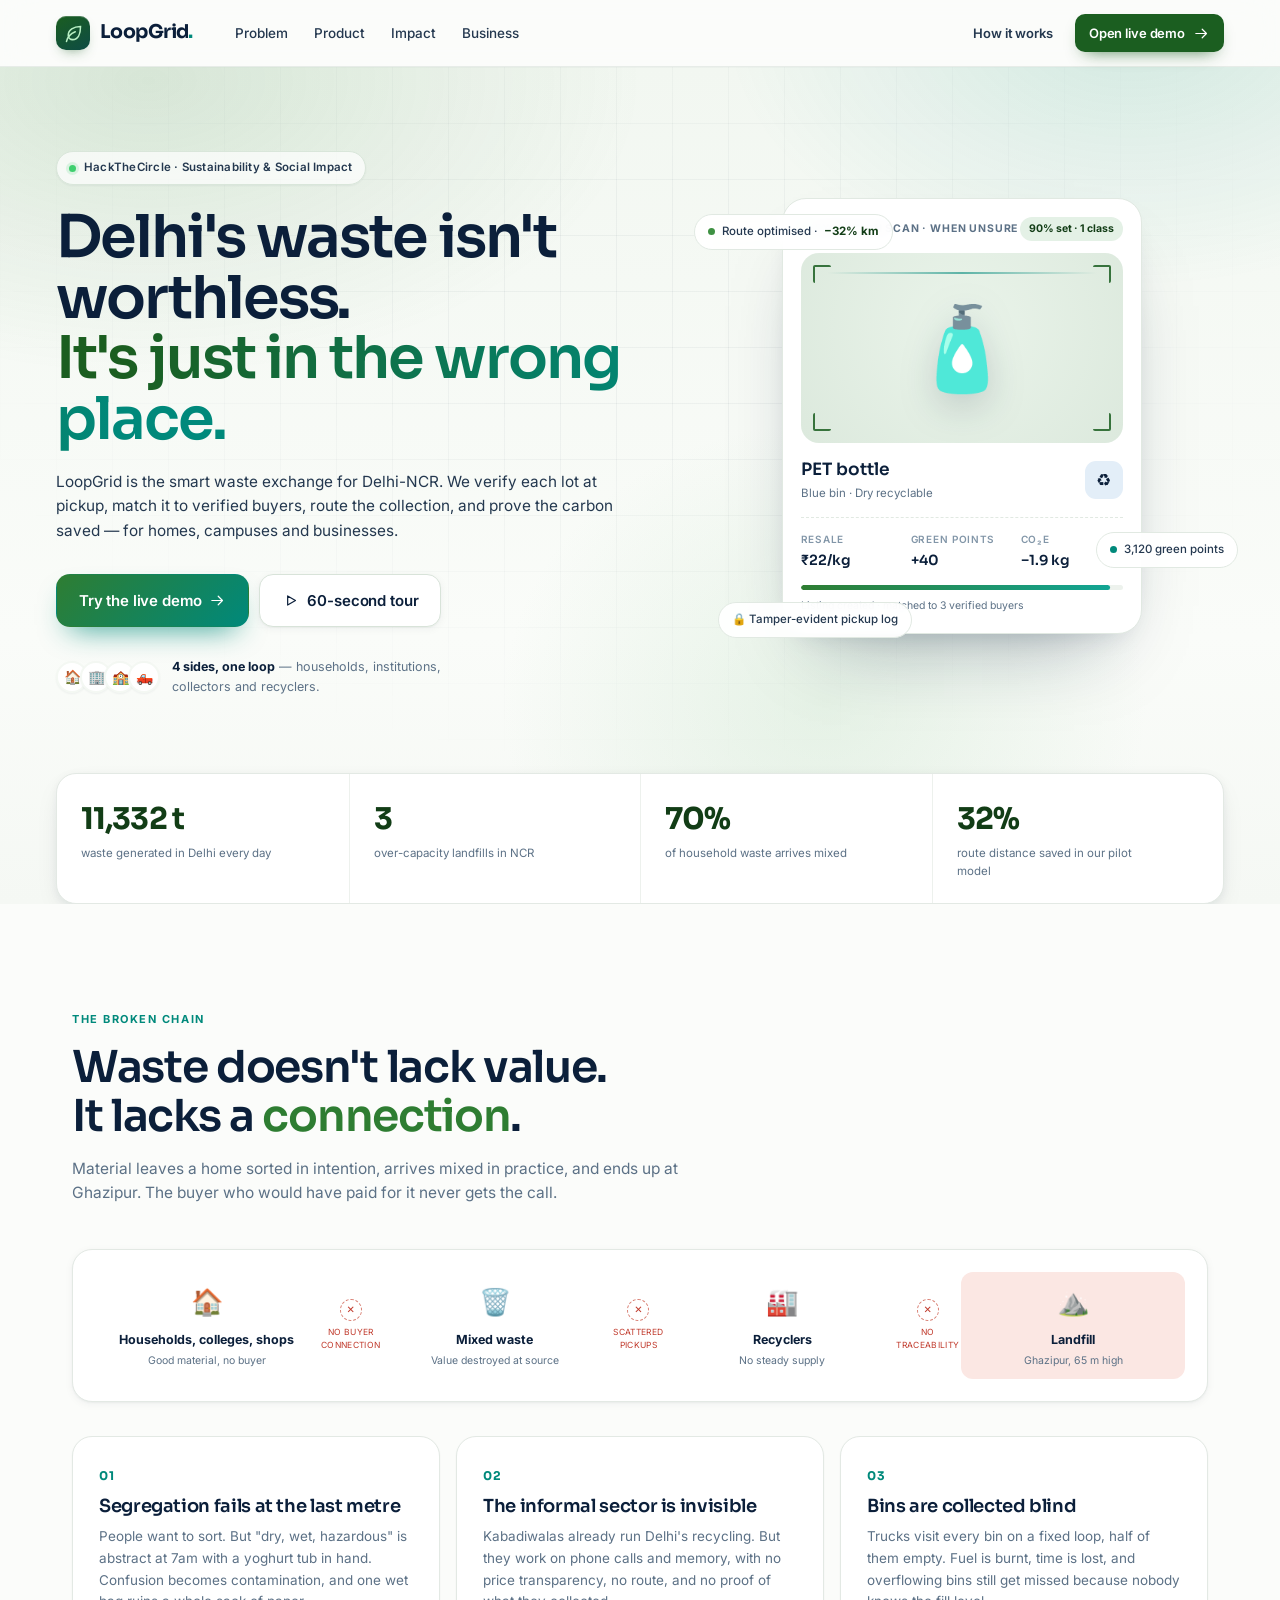
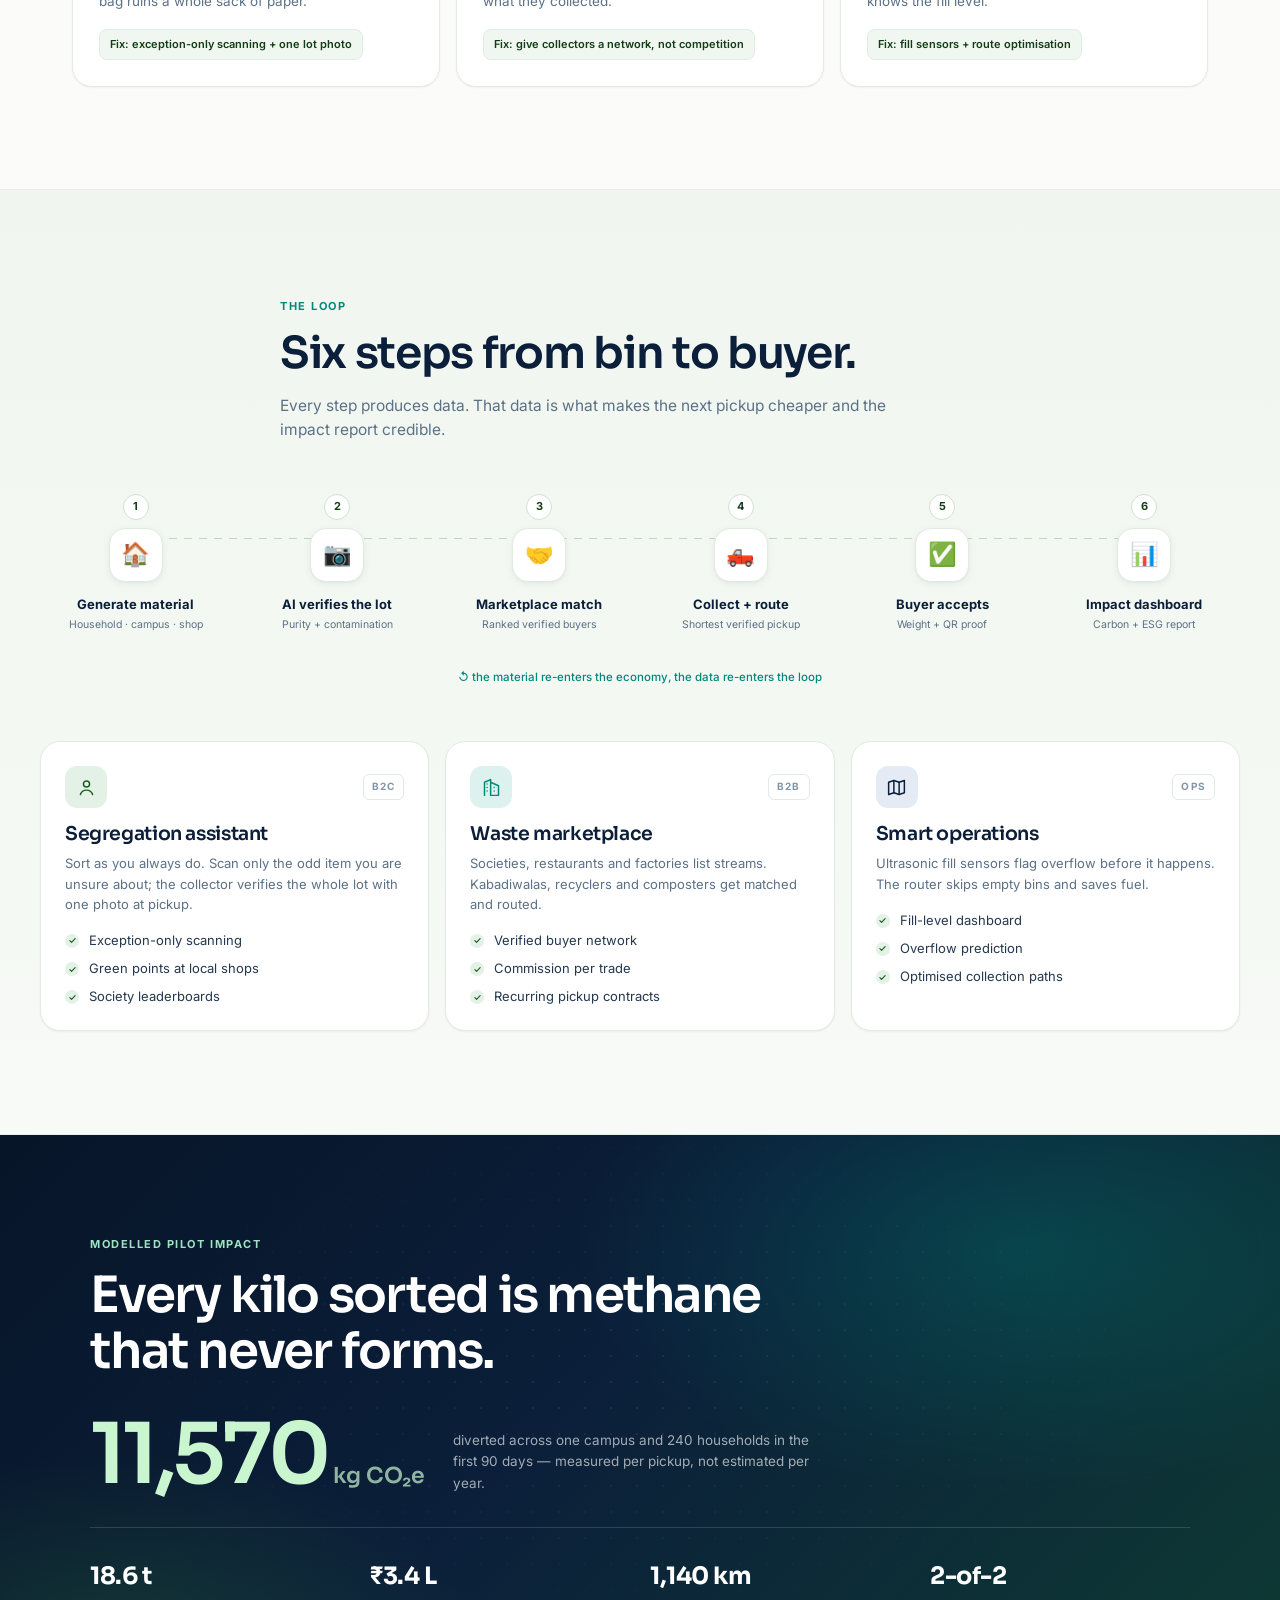
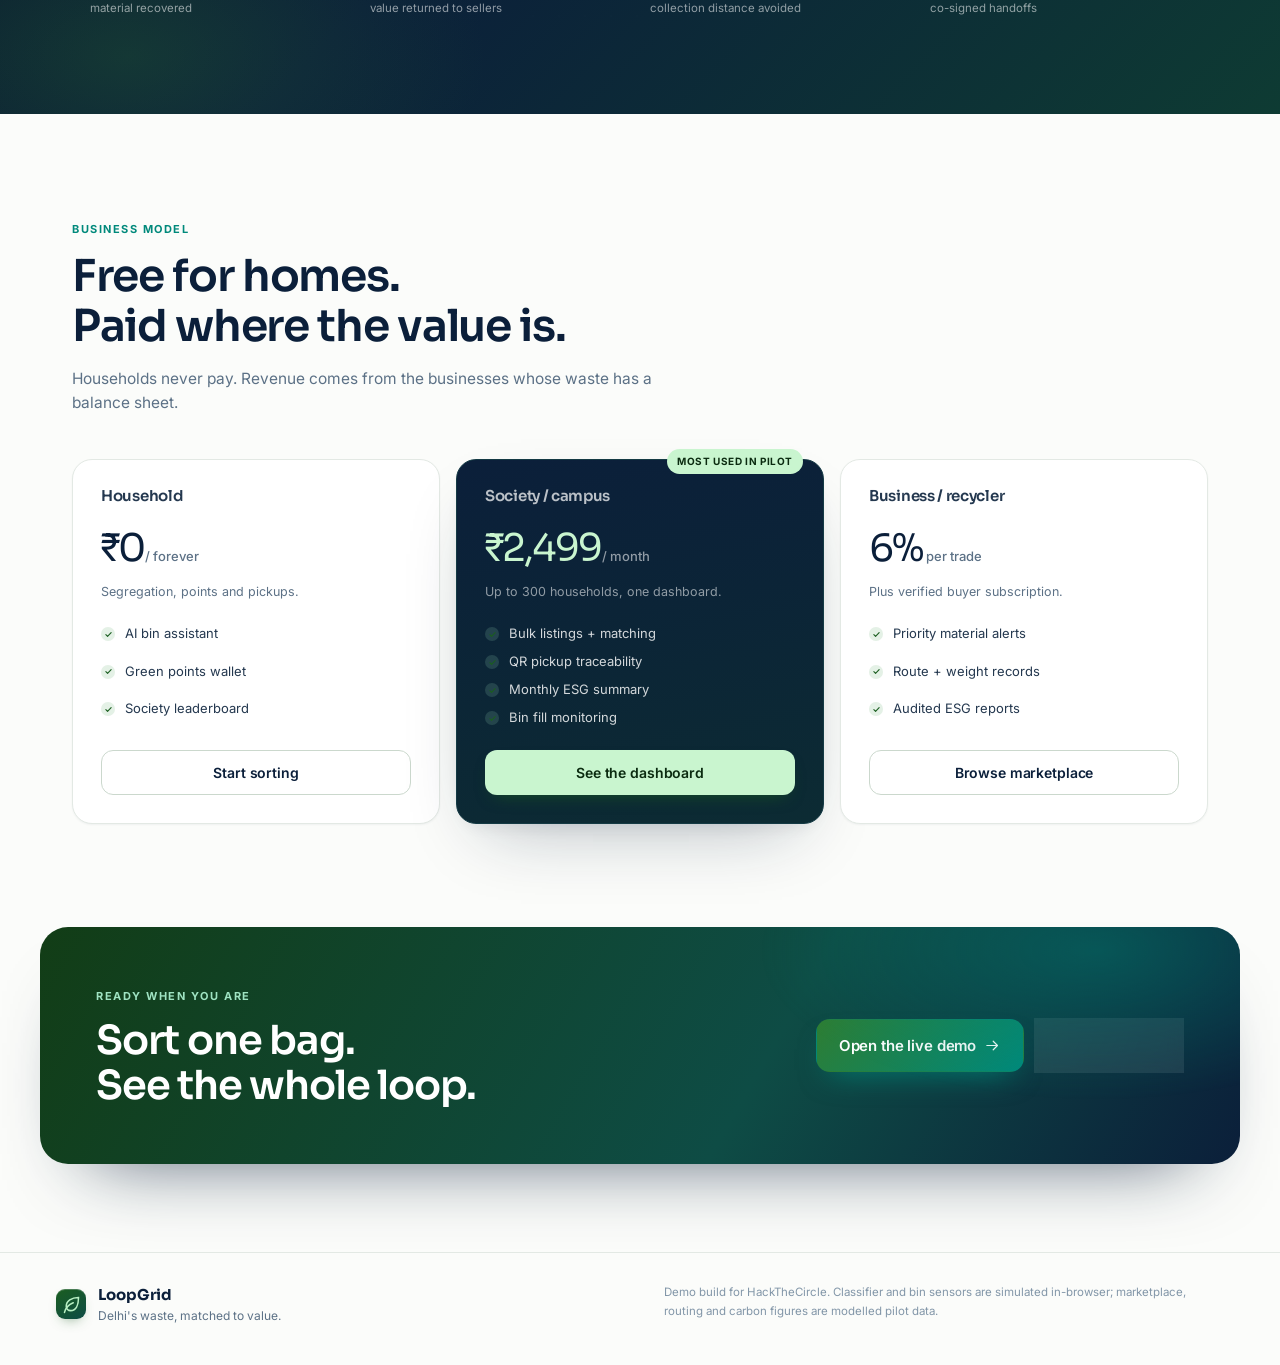
<file: index.html>
<!DOCTYPE html>
<html lang="en">
<head>
<meta charset="utf-8">
<meta name="viewport" content="width=device-width, initial-scale=1">
<title>LoopGrid — Delhi's waste, matched to value</title>
<meta name="description" content="LoopGrid is a smart waste exchange for Delhi-NCR: AI segregation, a verified material marketplace, route optimisation and carbon reporting.">
<meta name="theme-color" content="#0B1F3A">
<link rel="preconnect" href="https://fonts.googleapis.com">
<link rel="preconnect" href="https://fonts.gstatic.com" crossorigin>
<link href="https://fonts.googleapis.com/css2?family=Inter:wght@400;500;600;700&family=Sora:wght@500;600;700&display=swap" rel="stylesheet">
<link rel="icon" href="data:image/svg+xml,%3Csvg xmlns='http://www.w3.org/2000/svg' viewBox='0 0 32 32'%3E%3Crect width='32' height='32' rx='9' fill='%231B5E20'/%3E%3Cpath d='M23 9c-8 0-13 4-13 9a5 5 0 0 0 5 5c6 0 8-6 8-14Z' fill='none' stroke='%23A7E8B8' stroke-width='2.2' stroke-linejoin='round'/%3E%3C/svg%3E">
<link rel="stylesheet" href="assets/styles.css">
</head>
<body>

<!-- ============ ICON SPRITE ============ -->
<svg class="sprite" aria-hidden="true" focusable="false" xmlns="http://www.w3.org/2000/svg">
  <symbol id="i-home" viewBox="0 0 24 24"><path d="M4 10.5 12 3.6l8 6.9V20a1 1 0 0 1-1 1h-4.5v-6h-5v6H5a1 1 0 0 1-1-1z"/></symbol>
  <symbol id="i-scan" viewBox="0 0 24 24"><path d="M4 8V5.5A1.5 1.5 0 0 1 5.5 4H8M16 4h2.5A1.5 1.5 0 0 1 20 5.5V8M20 16v2.5a1.5 1.5 0 0 1-1.5 1.5H16M8 20H5.5A1.5 1.5 0 0 1 4 18.5V16"/><path d="M8 12h8"/></symbol>
  <symbol id="i-market" viewBox="0 0 24 24"><path d="M4 9h16l-1.2-4.2A2 2 0 0 0 16.9 3H7.1a2 2 0 0 0-1.9 1.8z"/><path d="M5 9v10a1 1 0 0 0 1 1h12a1 1 0 0 0 1-1V9"/><path d="M9 20v-6h6v6"/></symbol>
  <symbol id="i-map" viewBox="0 0 24 24"><path d="m9 4 6 2 6-2v14l-6 2-6-2-6 2V6z"/><path d="M9 4v14M15 6v14"/></symbol>
  <symbol id="i-chart" viewBox="0 0 24 24"><path d="M4 20V4"/><path d="M4 20h16"/><path d="M8 16v-4M12.5 16V8M17 16v-6"/></symbol>
  <symbol id="i-leaf" viewBox="0 0 24 24"><path d="M20 4c-8 0-14 4-14 10a5 5 0 0 0 5 5c6 0 9-6 9-15Z"/><path d="M4 21c1.5-6 5-9 10-11"/></symbol>
  <symbol id="i-bell" viewBox="0 0 24 24"><path d="M18 8a6 6 0 1 0-12 0c0 6-2 7-2 7h16s-2-1-2-7"/><path d="M10.3 21a2 2 0 0 0 3.4 0"/></symbol>
  <symbol id="i-plus" viewBox="0 0 24 24"><path d="M12 5v14M5 12h14"/></symbol>
  <symbol id="i-chevron" viewBox="0 0 24 24"><path d="m6 9 6 6 6-6"/></symbol>
  <symbol id="i-chevron-right" viewBox="0 0 24 24"><path d="m9 6 6 6-6 6"/></symbol>
  <symbol id="i-heart" viewBox="0 0 24 24"><path d="M12 20s-7-4.3-7-9.5A4.5 4.5 0 0 1 12 7a4.5 4.5 0 0 1 7 3.5C19 15.7 12 20 12 20Z"/></symbol>
  <symbol id="i-check" viewBox="0 0 24 24"><path d="m5 12.5 4.5 4.5L19 7"/></symbol>
  <symbol id="i-spark" viewBox="0 0 24 24"><path d="M12 3l1.6 4.4L18 9l-4.4 1.6L12 15l-1.6-4.4L6 9l4.4-1.6z"/><path d="M18.5 15.5l.8 2.2 2.2.8-2.2.8-.8 2.2-.8-2.2-2.2-.8 2.2-.8z"/></symbol>
  <symbol id="i-camera" viewBox="0 0 24 24"><path d="M4 8h3l1.5-2h7L17 8h3v11H4z"/><circle cx="12" cy="13" r="3.2"/></symbol>
  <symbol id="i-truck" viewBox="0 0 24 24"><path d="M3 16V6h11v10"/><path d="M14 10h4l3 3v3h-7"/><circle cx="7" cy="18" r="1.8"/><circle cx="17.5" cy="18" r="1.8"/></symbol>
  <symbol id="i-qr" viewBox="0 0 24 24"><path d="M4 4h6v6H4zM14 4h6v6h-6zM4 14h6v6H4z"/><path d="M14 14h2v2h-2zM18 14h2v2h-2zM14 18h2v2h-2zM18 18h2v2h-2z"/></symbol>
  <symbol id="i-arrow" viewBox="0 0 24 24"><path d="M4 12h15M13 6l6 6-6 6"/></symbol>
  <symbol id="i-star" viewBox="0 0 24 24"><path d="m12 3 2.8 5.7 6.2.9-4.5 4.4 1 6.2-5.5-3-5.5 3 1-6.2L3 9.6l6.2-.9z"/></symbol>
  <symbol id="i-download" viewBox="0 0 24 24"><path d="M12 3v12M7 10l5 5 5-5"/><path d="M4 20h16"/></symbol>
  <symbol id="i-close" viewBox="0 0 24 24"><path d="M6 6l12 12M18 6 6 18"/></symbol>
  <symbol id="i-search" viewBox="0 0 24 24"><circle cx="11" cy="11" r="6.5"/><path d="m16 16 4 4"/></symbol>
  <symbol id="i-sliders" viewBox="0 0 24 24"><path d="M4 7h10M18 7h2M4 17h4M12 17h8"/><circle cx="16" cy="7" r="2"/><circle cx="10" cy="17" r="2"/></symbol>
  <symbol id="i-user" viewBox="0 0 24 24"><circle cx="12" cy="8" r="3.5"/><path d="M5 20c1.2-3.5 3.8-5 7-5s5.8 1.5 7 5"/></symbol>
  <symbol id="i-building" viewBox="0 0 24 24"><path d="M4 21V6l7-3v18M11 21h9V10l-9-4"/><path d="M7 8v.01M7 12v.01M7 16v.01M15 12v.01M15 16v.01"/></symbol>
  <symbol id="i-clock" viewBox="0 0 24 24"><circle cx="12" cy="12" r="8.5"/><path d="M12 7v5.5l3.5 2"/></symbol>
  <symbol id="i-alert" viewBox="0 0 24 24"><path d="M12 4 3 20h18z"/><path d="M12 10v4M12 17.5v.01"/></symbol>
  <symbol id="i-refresh" viewBox="0 0 24 24"><path d="M20 11a8 8 0 0 0-13.7-5L4 8"/><path d="M4 4v4h4"/><path d="M4 13a8 8 0 0 0 13.7 5L20 16"/><path d="M20 20v-4h-4"/></symbol>
  <symbol id="i-box" viewBox="0 0 24 24"><path d="m12 3 8 4.5v9L12 21l-8-4.5v-9z"/><path d="m4 7.5 8 4.5 8-4.5M12 12v9"/></symbol>
  <symbol id="i-zap" viewBox="0 0 24 24"><path d="M13 3 5 14h6l-1 7 8-11h-6z"/></symbol>
  <symbol id="i-trend" viewBox="0 0 24 24"><path d="m4 16 5-5 3 3 7-7"/><path d="M14 7h5v5"/></symbol>
  <symbol id="i-play" viewBox="0 0 24 24"><path d="M8 5.5v13l11-6.5z"/></symbol>
  <symbol id="i-shield" viewBox="0 0 24 24"><path d="M12 3 5 6v6c0 4.5 3 7.5 7 9 4-1.5 7-4.5 7-9V6z"/><path d="m9 12 2 2 4-4"/></symbol>
  <symbol id="i-users" viewBox="0 0 24 24"><circle cx="9" cy="8" r="3.2"/><path d="M3 19c1-3 3.2-4.5 6-4.5s5 1.5 6 4.5"/><path d="M16 5.5a3.2 3.2 0 0 1 0 6M18 14.5c2 .6 3.2 2 3.8 4"/></symbol>
  <symbol id="i-rupee" viewBox="0 0 24 24"><circle cx="12" cy="12" r="8.5"/><path d="M9 9.5h6M9 13h6M12 9.5V17"/></symbol>
  <symbol id="i-menu" viewBox="0 0 24 24"><path d="M4 7h16M4 12h16M4 17h16"/></symbol>
  <symbol id="i-pin" viewBox="0 0 24 24"><path d="M12 21s6-5.5 6-10a6 6 0 1 0-12 0c0 4.5 6 10 6 10Z"/><circle cx="12" cy="11" r="2.2"/></symbol>
  <symbol id="i-recycle" viewBox="0 0 24 24"><path d="M7 7h9l-2-2M17 17H8l2 2"/><path d="M4.5 12a7.5 7.5 0 0 1 12-5.7M19.5 12a7.5 7.5 0 0 1-12 5.7"/></symbol>
  <symbol id="i-calendar" viewBox="0 0 24 24"><rect x="3.5" y="5" width="17" height="15" rx="2"/><path d="M8 3v4M16 3v4M3.5 10h17"/></symbol>
  <symbol id="i-flame" viewBox="0 0 24 24"><path d="M12 3c1 3.5-3 5-3 9a3.5 3.5 0 0 0 7 0c0-1.6-.7-2.6-1.5-3.4C14 11 13 12 12 12c1.5-3 1.5-6 0-9Z"/><path d="M12 21a6 6 0 0 0 6-6"/></symbol>
  <symbol id="i-mic" viewBox="0 0 24 24"><rect x="9" y="3" width="6" height="11" rx="3"/><path d="M5.5 11.5a6.5 6.5 0 0 0 13 0M12 18v3M9 21h6"/></symbol>
  <symbol id="i-volume" viewBox="0 0 24 24"><path d="M4 9.5h3.5L13 5v14l-5.5-4.5H4z"/><path d="M16 9a4 4 0 0 1 0 6M18.5 6.5a7.5 7.5 0 0 1 0 11"/></symbol>
  <symbol id="i-phone" viewBox="0 0 24 24"><path d="M6 3.5h3l1.5 4-2 1.5a12 12 0 0 0 5 5l1.5-2 4 1.5v3A2 2 0 0 1 17 18 15 15 0 0 1 4 5a2 2 0 0 1 2-1.5Z"/></symbol>
  <symbol id="i-globe" viewBox="0 0 24 24"><circle cx="12" cy="12" r="8.5"/><path d="M3.5 12h17M12 3.5c2.5 2.4 3.8 5.3 3.8 8.5S14.5 18.6 12 20.5c-2.5-1.9-3.8-5.3-3.8-8.5S9.5 5.9 12 3.5Z"/></symbol>
</svg>

<!-- ============ LANDING ============ -->
<div id="landing" class="landing">
  <header class="site-nav">
    <a class="brand" href="#welcome" data-scroll-top>
      <span class="brand-mark"><svg viewBox="0 0 24 24"><path d="M20 4c-8 0-14 4-14 10a5 5 0 0 0 5 5c6 0 9-6 9-15Z" fill="none" stroke="currentColor" stroke-width="1.8"/><path d="M4 21c1.5-6 5-9 10-11" fill="none" stroke="currentColor" stroke-width="1.8" stroke-linecap="round"/></svg></span>
      <span class="brand-text">LoopGrid<span class="brand-dot">.</span></span>
    </a>
    <nav class="site-links">
      <a href="#problem">Problem</a>
      <a href="#product">Product</a>
      <a href="#impact-band">Impact</a>
      <a href="#business">Business</a>
    </nav>
    <div class="site-nav-actions">
      <button class="btn btn-ghost btn-sm" data-tour>How it works</button>
      <button class="btn btn-primary btn-sm" data-enter-app>Open live demo <svg class="icon"><use href="#i-arrow"/></svg></button>
    </div>
  </header>

  <main>
    <!-- HERO -->
    <section class="hero">
      <div class="hero-glow" aria-hidden="true"></div>
      <div class="hero-grid-bg" aria-hidden="true"></div>
      <div class="hero-inner">
        <div class="hero-copy reveal">
          <span class="eyebrow-pill"><span class="live-dot"></span> HackTheCircle · Sustainability &amp; Social Impact</span>
          <h1>Delhi's waste isn't worthless.<br><span class="grad">It's just in the wrong place.</span></h1>
          <p class="hero-sub">LoopGrid is the smart waste exchange for Delhi-NCR. We verify each lot at pickup, match it to verified buyers, route the collection, and prove the carbon saved — for homes, campuses and businesses.</p>
          <div class="hero-cta">
            <button class="btn btn-accent btn-lg" data-enter-app>Try the live demo <svg class="icon"><use href="#i-arrow"/></svg></button>
            <button class="btn btn-glass btn-lg" data-tour><svg class="icon"><use href="#i-play"/></svg> 60-second tour</button>
          </div>
          <div class="hero-proof">
            <div class="avatars"><span>🏠</span><span>🏢</span><span>🏫</span><span>🛻</span></div>
            <p><strong>4 sides, one loop</strong> — households, institutions, collectors and recyclers.</p>
          </div>
        </div>

        <div class="hero-visual reveal" style="--delay:120ms">
          <div class="scan-card">
            <div class="scan-card-top">
              <span class="mini-label"><span class="live-dot"></span> Exception scan · when unsure</span>
              <span class="mini-chip">90% set · 1 class</span>
            </div>
            <div class="scan-frame">
              <div class="scan-frame-item">🧴</div>
              <span class="corner tl"></span><span class="corner tr"></span>
              <span class="corner bl"></span><span class="corner br"></span>
              <span class="scanline"></span>
            </div>
            <div class="scan-verdict">
              <div>
                <p class="scan-name">PET bottle</p>
                <p class="scan-meta">Blue bin · Dry recyclable</p>
              </div>
              <span class="bin-chip blue">♻️</span>
            </div>
            <div class="scan-metrics">
              <div><span>Resale</span><strong>₹22/kg</strong></div>
              <div><span>Green points</span><strong>+40</strong></div>
              <div><span>CO₂e</span><strong>−1.9 kg</strong></div>
            </div>
            <div class="scan-progress"><i style="--s:.96"></i></div>
            <p class="scan-foot">Listing created · matched to 3 verified buyers</p>
          </div>
          <div class="float-chip chip-a"><span class="dot green"></span> Route optimised · <strong>−32% km</strong></div>
          <div class="float-chip chip-b"><span class="dot teal"></span> 2,450 green points</div>
          <div class="float-chip chip-c">🔒 Tamper-evident pickup log</div>
        </div>
      </div>

      <div class="hero-stats">
        <div class="stat"><strong data-count="11332" data-suffix=" t">0</strong><span>waste generated in Delhi every day</span></div>
        <div class="stat"><strong data-count="3">0</strong><span>over-capacity landfills in NCR</span></div>
        <div class="stat"><strong data-count="70" data-suffix="%">0</strong><span>of household waste arrives mixed</span></div>
        <div class="stat"><strong data-count="32" data-suffix="%">0</strong><span>route distance saved in our pilot model</span></div>
      </div>
    </section>

    <!-- PROBLEM -->
    <section class="section" id="problem">
      <div class="section-head reveal">
        <span class="kicker">The broken chain</span>
        <h2>Waste doesn't lack value.<br>It lacks a <em>connection</em>.</h2>
        <p>Material leaves a home sorted in intention, arrives mixed in practice, and ends up at Ghazipur. The buyer who would have paid for it never gets the call.</p>
      </div>

      <div class="broken-chain reveal">
        <div class="chain-node"><span class="chain-emoji">🏠</span><b>Households, colleges, shops</b><small>Good material, no buyer</small></div>
        <div class="chain-link broken"><span>✕</span><small>no buyer connection</small></div>
        <div class="chain-node"><span class="chain-emoji">🗑️</span><b>Mixed waste</b><small>Value destroyed at source</small></div>
        <div class="chain-link broken"><span>✕</span><small>scattered pickups</small></div>
        <div class="chain-node"><span class="chain-emoji">🏭</span><b>Recyclers</b><small>No steady supply</small></div>
        <div class="chain-link broken"><span>✕</span><small>no traceability</small></div>
        <div class="chain-node danger"><span class="chain-emoji">⛰️</span><b>Landfill</b><small>Ghazipur, 65 m high</small></div>
      </div>

      <div class="problem-grid">
        <article class="problem-card reveal" style="--delay:60ms">
          <span class="problem-num">01</span>
          <h3>Segregation fails at the last metre</h3>
          <p>People want to sort. But "dry, wet, hazardous" is abstract at 7am with a yoghurt tub in hand. Confusion becomes contamination, and one wet bag ruins a whole sack of paper.</p>
          <span class="problem-tag">Fix: exception-only scanning + one lot photo</span>
        </article>
        <article class="problem-card reveal" style="--delay:140ms">
          <span class="problem-num">02</span>
          <h3>The informal sector is invisible</h3>
          <p>Kabadiwalas already run Delhi's recycling. But they work on phone calls and memory, with no price transparency, no route, and no proof of what they collected.</p>
          <span class="problem-tag">Fix: give collectors a network, not competition</span>
        </article>
        <article class="problem-card reveal" style="--delay:220ms">
          <span class="problem-num">03</span>
          <h3>Bins are collected blind</h3>
          <p>Trucks visit every bin on a fixed loop, half of them empty. Fuel is burnt, time is lost, and overflowing bins still get missed because nobody knows the fill level.</p>
          <span class="problem-tag">Fix: fill sensors + route optimisation</span>
        </article>
      </div>
    </section>

    <!-- PRODUCT FLOW -->
    <section class="section section-tint" id="product">
      <div class="section-head reveal">
        <span class="kicker">The loop</span>
        <h2>Six steps from bin to buyer.</h2>
        <p>Every step produces data. That data is what makes the next pickup cheaper and the impact report credible.</p>
      </div>

      <div class="flow reveal">
        <div class="flow-step"><span class="flow-num">1</span><span class="flow-icon">🏠</span><b>Generate material</b><small>Household · campus · shop</small></div>
        <div class="flow-step"><span class="flow-num">2</span><span class="flow-icon">📷</span><b>AI verifies the lot</b><small>Purity + contamination</small></div>
        <div class="flow-step"><span class="flow-num">3</span><span class="flow-icon">🤝</span><b>Marketplace match</b><small>Ranked verified buyers</small></div>
        <div class="flow-step"><span class="flow-num">4</span><span class="flow-icon">🛻</span><b>Collect + route</b><small>Shortest verified pickup</small></div>
        <div class="flow-step"><span class="flow-num">5</span><span class="flow-icon">✅</span><b>Buyer accepts</b><small>Weight + QR proof</small></div>
        <div class="flow-step"><span class="flow-num">6</span><span class="flow-icon">📊</span><b>Impact dashboard</b><small>Carbon + ESG report</small></div>
        <div class="flow-loop">↺ the material re-enters the economy, the data re-enters the loop</div>
      </div>

      <div class="layers">
        <article class="layer-card reveal" style="--delay:40ms">
          <div class="layer-top"><span class="layer-icon green"><svg class="icon"><use href="#i-user"/></svg></span><span class="layer-tag">B2C</span></div>
          <h3>Segregation assistant</h3>
          <p>Sort as you always do. Scan only the odd item you are unsure about; the collector verifies the whole lot with one photo at pickup.</p>
          <ul class="ticks"><li>Exception-only scanning</li><li>Green points at local shops</li><li>Society leaderboards</li></ul>
        </article>
        <article class="layer-card reveal" style="--delay:120ms">
          <div class="layer-top"><span class="layer-icon teal"><svg class="icon"><use href="#i-building"/></svg></span><span class="layer-tag">B2B</span></div>
          <h3>Waste marketplace</h3>
          <p>Societies, restaurants and factories list streams. Kabadiwalas, recyclers and composters get matched and routed.</p>
          <ul class="ticks"><li>Verified buyer network</li><li>Commission per trade</li><li>Recurring pickup contracts</li></ul>
        </article>
        <article class="layer-card reveal" style="--delay:200ms">
          <div class="layer-top"><span class="layer-icon navy"><svg class="icon"><use href="#i-map"/></svg></span><span class="layer-tag">OPS</span></div>
          <h3>Smart operations</h3>
          <p>Ultrasonic fill sensors flag overflow before it happens. The router skips empty bins and saves fuel.</p>
          <ul class="ticks"><li>Fill-level dashboard</li><li>Overflow prediction</li><li>Optimised collection paths</li></ul>
        </article>
      </div>
    </section>

    <!-- IMPACT BAND -->
    <section class="impact-band" id="impact-band">
      <div class="impact-band-inner reveal">
        <span class="kicker light">Modelled pilot impact</span>
        <h2>Every kilo sorted is methane<br>that never forms.</h2>
        <div class="impact-big">
          <strong><span data-count="12480">0</span><small> kg CO₂e</small></strong>
          <span>diverted across one campus and 240 households in the first 90 days — measured per pickup, not estimated per year.</span>
        </div>
        <div class="impact-mini">
          <div><b>18.6 t</b><span>material recovered</span></div>
          <div><b>₹3.4 L</b><span>value returned to sellers</span></div>
          <div><b>1,140 km</b><span>collection distance avoided</span></div>
          <div><b>2-of-2</b><span>co-signed handoffs</span></div>
        </div>
      </div>
    </section>

    <!-- BUSINESS -->
    <section class="section" id="business">
      <div class="section-head reveal">
        <span class="kicker">Business model</span>
        <h2>Free for homes.<br>Paid where the value is.</h2>
        <p>Households never pay. Revenue comes from the businesses whose waste has a balance sheet.</p>
      </div>
      <div class="price-grid">
        <article class="price-card reveal">
          <h3>Household</h3>
          <p class="price">₹0<span>/ forever</span></p>
          <p class="price-sub">Segregation, points and pickups.</p>
          <ul class="ticks"><li>AI bin assistant</li><li>Green points wallet</li><li>Society leaderboard</li></ul>
          <button class="btn btn-outline full" data-enter-app>Start sorting</button>
        </article>
        <article class="price-card featured reveal" style="--delay:80ms">
          <span class="price-flag">Most used in pilot</span>
          <h3>Society / campus</h3>
          <p class="price">₹2,499<span>/ month</span></p>
          <p class="price-sub">Up to 300 households, one dashboard.</p>
          <ul class="ticks"><li>Bulk listings + matching</li><li>QR pickup traceability</li><li>Monthly ESG summary</li><li>Bin fill monitoring</li></ul>
          <button class="btn btn-primary full" data-enter-app>See the dashboard</button>
        </article>
        <article class="price-card reveal" style="--delay:160ms">
          <h3>Business / recycler</h3>
          <p class="price">6%<span> per trade</span></p>
          <p class="price-sub">Plus verified buyer subscription.</p>
          <ul class="ticks"><li>Priority material alerts</li><li>Route + weight records</li><li>Audited ESG reports</li></ul>
          <button class="btn btn-outline full" data-enter-app>Browse marketplace</button>
        </article>
      </div>
    </section>

    <section class="cta-final reveal">
      <div>
        <span class="kicker light">Ready when you are</span>
        <h2>Sort one bag.<br>See the whole loop.</h2>
      </div>
      <div class="cta-actions">
        <button class="btn btn-accent btn-lg" data-enter-app>Open the live demo <svg class="icon"><use href="#i-arrow"/></svg></button>
        <button class="btn btn-glass btn-lg" data-tour>Watch the tour</button>
      </div>
    </section>
  </main>

  <footer class="site-footer">
    <div class="footer-brand">
      <span class="brand-mark small"><svg viewBox="0 0 24 24"><path d="M20 4c-8 0-14 4-14 10a5 5 0 0 0 5 5c6 0 9-6 9-15Z" fill="none" stroke="currentColor" stroke-width="1.8"/><path d="M4 21c1.5-6 5-9 10-11" fill="none" stroke="currentColor" stroke-width="1.8" stroke-linecap="round"/></svg></span>
      <div><b>LoopGrid</b><p>Delhi's waste, matched to value.</p></div>
    </div>
    <p class="footer-note">Demo build for HackTheCircle. Classifier and bin sensors are simulated in-browser; marketplace, routing and carbon figures are modelled pilot data.</p>
  </footer>
</div>

<!-- ============ APP ============ -->
<div id="app" class="app" hidden>
  <aside class="sidebar">
    <div class="sidebar-top">
      <a class="brand app-brand" href="#" data-nav="home">
        <span class="brand-mark"><svg viewBox="0 0 24 24"><path d="M20 4c-8 0-14 4-14 10a5 5 0 0 0 5 5c6 0 9-6 9-15Z" fill="none" stroke="currentColor" stroke-width="1.8"/><path d="M4 21c1.5-6 5-9 10-11" fill="none" stroke="currentColor" stroke-width="1.8" stroke-linecap="round"/></svg></span>
        <span class="brand-text">LoopGrid<span class="brand-dot">.</span></span>
      </a>
      <button class="icon-btn sidebar-close" data-close-sidebar aria-label="Close menu"><svg class="icon"><use href="#i-close"/></svg></button>
    </div>

    <nav class="side-nav" aria-label="Main">
      <p class="side-label">Workspace</p>
      <button class="side-link" data-nav="home"><svg class="icon"><use href="#i-home"/></svg><span>Overview</span></button>
      <button class="side-link" data-nav="scan"><svg class="icon"><use href="#i-scan"/></svg><span>Sort &amp; verify</span><em class="side-badge">AI</em></button>
      <button class="side-link" data-nav="market"><svg class="icon"><use href="#i-market"/></svg><span>Marketplace</span><em class="side-badge" id="sideMarketCount">8</em></button>
      <button class="side-link" data-nav="routes"><svg class="icon"><use href="#i-map"/></svg><span>Routes &amp; bins</span></button>
      <button class="side-link" data-nav="impact"><svg class="icon"><use href="#i-chart"/></svg><span>Impact</span></button>
      <button class="side-link" data-nav="awaaz"><svg class="icon"><use href="#i-mic"/></svg><span>Awaaz</span><em class="side-badge voice">VOICE</em></button>
    </nav>

    <div class="side-impact">
      <div class="side-impact-head"><svg class="icon"><use href="#i-leaf"/></svg><span>Your impact</span></div>
      <strong><span id="sideCarbon">128.4</span> kg</strong>
      <p>CO₂e avoided this month</p>
      <div class="side-progress"><i id="sideCarbonBar" style="--s:.64"></i></div>
      <small>64% to your next badge</small>
    </div>

    <div class="side-foot">
      <button class="side-link" data-exit-app><svg class="icon"><use href="#i-arrow" style="transform:rotate(180deg);transform-origin:center"/></svg><span>Back to overview</span></button>
      <div class="user-chip">
        <span class="avatar">A</span>
        <div><b>Ananya R.</b><small>Green Park Society</small></div>
        <svg class="icon"><use href="#i-chevron"/></svg>
      </div>
    </div>
  </aside>
  <div class="sidebar-scrim" data-close-sidebar></div>

  <div class="app-main">
    <header class="topbar">
      <button class="icon-btn mobile-menu" data-open-sidebar aria-label="Open menu"><svg class="icon"><use href="#i-menu"/></svg></button>
      <div class="crumb"><span class="crumb-dot"></span><span id="crumbLabel">Overview</span></div>
      <div class="topbar-actions">
        <div class="role-switch" role="group" aria-label="Account type">
          <button class="role-btn active" data-role="household">Household</button>
          <button class="role-btn" data-role="society">Society</button>
          <button class="role-btn" data-role="business">Business</button>
        </div>
        <button class="icon-btn voice-btn" data-nav="awaaz" aria-label="Awaaz voice mode"><svg class="icon"><use href="#i-mic"/></svg></button>
        <button class="icon-btn has-dot" data-notify aria-label="Notifications"><svg class="icon"><use href="#i-bell"/></svg><span class="notif-dot"></span></button>
        <button class="avatar-btn" data-nav="home" aria-label="Profile">A</button>
      </div>
    </header>

    <main class="view" id="view">

      <!-- HOME -->
      <section class="page" data-page="home">
        <div class="page-head">
          <div>
            <p class="eyebrow"><span class="live-dot"></span> Green Park Society · Delhi</p>
            <h1>Good morning, Ananya.</h1>
            <p class="sub">Your block sorted 18% more this week. Two pickups are on the way.</p>
          </div>
          <div class="page-actions">
            <button class="btn btn-ghost" data-nav="impact"><svg class="icon"><use href="#i-chart"/></svg> Impact</button>
            <button class="btn btn-primary" data-nav="scan"><svg class="icon"><use href="#i-scan"/></svg> Sort &amp; verify</button>
          </div>
        </div>

        <div class="home-grid">
          <section class="card impact-card">
            <div class="impact-card-copy">
              <p class="card-label">Carbon avoided</p>
              <div class="impact-number"><span id="homeCarbon">128.4</span><small>kg CO₂e</small></div>
              <p class="impact-delta"><svg class="icon"><use href="#i-trend"/></svg> 12.6% vs last month</p>
              <div class="impact-tags"><span>96 kg diverted</span><span>18 pickups</span><span>2.4 t lifetime</span></div>
            </div>
            <div class="ring-wrap">
              <svg class="ring" viewBox="0 0 120 120" aria-hidden="true">
                <circle class="ring-track" cx="60" cy="60" r="52"/>
                <circle class="ring-fill" id="homeRing" cx="60" cy="60" r="52"/>
              </svg>
              <div class="ring-center"><strong>64%</strong><span>to badge</span></div>
            </div>
          </section>

          <section class="card points-card">
            <div class="points-top">
              <div>
                <p class="card-label">Green points</p>
                <div class="points-value"><span id="homePoints">2,450</span></div>
              </div>
              <span class="points-badge"><svg class="icon"><use href="#i-leaf"/></svg></span>
            </div>
            <div class="points-next">
              <div class="points-next-row"><span>Next reward · ₹100 at Green Park Market</span><b>2,450 / 3,000</b></div>
              <div class="meter"><i id="pointsMeter" style="--s:.82"></i></div>
            </div>
            <div class="points-foot">
              <span class="streak"><svg class="icon"><use href="#i-flame"/></svg> 6-day streak</span>
              <button class="btn btn-soft btn-sm" data-redeem>Redeem</button>
            </div>
            <div class="streak-strip">
              <div class="streak-strip-head">
                <span><svg class="icon"><use href="#i-shield"/></svg> Verified-handoff streak</span>
                <b id="streakMonthsLabel">2 months</b>
              </div>
              <div class="streak-months" id="streakMonths">
                <span class="on"><i>1</i>₹20</span>
                <span class="on"><i>2</i>₹60</span>
                <span><i>3</i>₹100</span>
              </div>
              <p class="streak-strip-note"><b id="streakCount">3/4</b> handoffs this month · one grace week · <button class="link-btn" data-streak-info>pilot rules</button></p>
            </div>
          </section>

          <div class="quick-row">
            <button class="quick-tile" data-nav="scan">
              <span class="quick-icon green"><svg class="icon"><use href="#i-camera"/></svg></span>
              <span class="quick-copy"><b>Sort &amp; verify</b><small>Lot check · scan only if unsure</small></span>
              <svg class="icon quick-arrow"><use href="#i-arrow"/></svg>
            </button>
            <button class="quick-tile" data-open-listing>
              <span class="quick-icon teal"><svg class="icon"><use href="#i-box"/></svg></span>
              <span class="quick-copy"><b>List material</b><small>Cardboard, PET, textiles</small></span>
              <svg class="icon quick-arrow"><use href="#i-arrow"/></svg>
            </button>
            <button class="quick-tile" data-nav="routes">
              <span class="quick-icon navy"><svg class="icon"><use href="#i-truck"/></svg></span>
              <span class="quick-copy"><b>Track pickup</b><small>2 collectors nearby</small></span>
              <svg class="icon quick-arrow"><use href="#i-arrow"/></svg>
            </button>
            <button class="quick-tile" data-nav="awaaz">
              <span class="quick-icon amber"><svg class="icon"><use href="#i-mic"/></svg></span>
              <span class="quick-copy"><b>Awaaz</b><small>Bolkar list karein</small></span>
              <svg class="icon quick-arrow"><use href="#i-arrow"/></svg>
            </button>
          </div>

          <section class="card bins-card">
            <div class="card-head">
              <div><h2>Bins near you</h2><p>Ultrasonic fill sensors · last ping 2 min ago</p></div>
              <button class="btn btn-ghost btn-sm" data-nav="routes">Open map <svg class="icon"><use href="#i-arrow"/></svg></button>
            </div>
            <div class="bin-list" id="homeBins"></div>
          </section>

          <section class="card activity-card">
            <div class="card-head">
              <div><h2>Live activity</h2><p>Across your society</p></div>
              <span class="live-tag"><span class="live-dot"></span> Live</span>
            </div>
            <ul class="activity-list" id="homeActivity"></ul>
          </section>

          <section class="card collector-card">
            <div class="collector-head">
              <div class="collector-id">
                <span class="collector-avatar" aria-hidden="true">RK</span>
                <div>
                  <p class="card-label">Kabadiwala-first · verified collector</p>
                  <h2>Rafiq Khan <span class="rep-badge"><svg class="icon"><use href="#i-check"/></svg> 4.9 reputation</span></h2>
                  <p class="collector-meta">Green Park beat · 312 co-signed pickups · passport LG-KW-0412</p>
                </div>
              </div>
              <span class="chip good"><svg class="icon"><use href="#i-shield"/></svg> KYC + UPI linked</span>
            </div>
            <div class="collector-grid">
              <div class="collector-stat"><span>Settled this month</span><b>₹18,420</b><small>straight to UPI</small></div>
              <div class="collector-stat"><span>Weight accuracy</span><b>98.6%</b><small>vs buyer scale</small></div>
              <div class="collector-stat"><span>On-time pickups</span><b>96%</b><small>142 this quarter</small></div>
              <div class="collector-stat"><span>Clean-handoff bonus</span><b>+6 pts</b><small>to source score</small></div>
            </div>
            <div class="collector-actions">
              <div class="collector-channels">
                <span class="channel-chip">हिन्दी voice notes</span>
                <span class="channel-chip">WhatsApp bot</span>
                <span class="channel-chip">Works on a ₹8,000 phone</span>
              </div>
              <button class="btn btn-primary btn-sm" data-collector-payout>Release ₹1,240 on QR</button>
            </div>
            <p class="collector-note">Demo passport. In production the reputation is built only from dual-signed handoffs — not self-reported ratings — so a collector’s record travels with them between apps.</p>
          </section>

          <section class="card onboard-card">
            <div class="card-head">
              <div><h2>Finish setting up</h2><p>3 steps · about 4 minutes</p></div>
              <span class="onboard-count"><span id="onboardDone">1</span>/3 done</span>
            </div>
            <div class="onboard-steps" id="onboardSteps">
              <button class="onboard-step done" data-onboard="0">
                <span class="step-check"><svg class="icon"><use href="#i-check"/></svg></span>
                <span class="step-copy"><b>Add your society</b><small>Green Park · 240 households</small></span>
                <span class="step-state">Done</span>
              </button>
              <button class="onboard-step" data-onboard="1" data-nav="scan">
                <span class="step-check"><span>2</span></span>
                <span class="step-copy"><b>Verify your first lot</b><small>One photo at pickup — or scan an odd item</small></span>
                <span class="step-state">Start <svg class="icon"><use href="#i-arrow"/></svg></span>
              </button>
              <button class="onboard-step" data-onboard="2" data-open-listing>
                <span class="step-check"><span>3</span></span>
                <span class="step-copy"><b>List 5 kg of dry waste</b><small>Unlocks verified buyer matching</small></span>
                <span class="step-state">Start <svg class="icon"><use href="#i-arrow"/></svg></span>
              </button>
            </div>
          </section>
        </div>
      </section>

      <!-- SCAN -->
      <section class="page" data-page="scan">
        <div class="page-head">
          <div>
            <p class="eyebrow"><span class="live-dot"></span> Verification · exception-first</p>
            <h1>Sort &amp; verify.</h1>
            <p class="sub">Households keep the normal wet/dry split. Collectors verify each lot with one photo — scan a single item only when you are unsure.</p>
          </div>
          <div class="page-actions">
            <button class="btn btn-ghost" data-nav="market"><svg class="icon"><use href="#i-market"/></svg> Marketplace</button>
          </div>
        </div>

        <section class="card lot-card">
          <div class="card-head">
            <div><h2>Verify a lot</h2><p>The routine path · collector or society manager · one photo at pickup</p></div>
            <span class="chip good">Primary</span>
          </div>
          <div class="lot-grid">
            <div class="lot-copy">
              <p>Nobody scans every item before throwing it away. The collector photographs the bag or bin once, checks purity and contamination, and the buyer's acceptance becomes the ground truth. A dirty lot is rejected before it is listed.</p>
              <div class="lot-presets">
                <button class="sample" data-lot="clean"><span>♻️</span> Clean dry lot</button>
                <button class="sample" data-lot="mixed"><span>🗑️</span> Mixed bag</button>
                <button class="sample" data-lot="hazard"><span>🔋</span> Hazard in lot</button>
              </div>
              <p class="fine">Demo lots. In production this is one photo plus the collector-confirmed weight — no item-by-item scanning.</p>
            </div>
            <div class="lot-result" id="lotResult">
              <div class="lot-empty" id="lotEmpty">Pick a demo lot to run the check.</div>
              <div id="lotResultBody" hidden></div>
            </div>
          </div>
        </section>

        <div class="scan-grid">
          <section class="card scan-stage">
            <div class="stage-head">
              <span class="mini-label"><span class="live-dot"></span> Exception scanner</span>
              <span class="stage-hint" id="stageHint">Optional · 13 sample items</span>
            </div>
            <div class="viewfinder" id="viewfinder">
              <video id="camera" autoplay playsinline muted hidden></video>
              <div class="vf-scene" id="vfScene">
                <div class="vf-glow"></div>
                <div class="vf-item" id="vfItem">🧴</div>
                <p class="vf-caption" id="vfCaption">Choose a sample item below, or enable your camera</p>
              </div>
              <span class="corner tl"></span><span class="corner tr"></span>
              <span class="corner bl"></span><span class="corner br"></span>
              <span class="scanline"></span>
              <span class="vf-tag" id="vfTag">READY</span>
            </div>
            <div class="stage-actions">
              <button class="btn btn-primary" id="classifyBtn"><svg class="icon"><use href="#i-spark"/></svg> Classify item</button>
              <button class="btn btn-outline" id="cameraBtn"><svg class="icon"><use href="#i-camera"/></svg> Enable camera</button>
            </div>
            <div class="samples" id="samples">
              <button class="sample active" data-sample="pet"><span>🧴</span>PET bottle</button>
              <button class="sample" data-sample="cardboard"><span>📦</span>Cardboard</button>
              <button class="sample" data-sample="food"><span>🍌</span>Food scraps</button>
              <button class="sample" data-sample="textile"><span>🧵</span>Textile offcut</button>
              <button class="sample" data-sample="ewaste"><span>🔌</span>E-waste</button>
              <button class="sample" data-sample="glass"><span>🫙</span>Glass jar</button>
              <button class="sample" data-sample="mixed"><span>🗑️</span>Mixed bag</button>
            </div>
            <div class="samples samples-hard" id="samplesHard">
              <span class="samples-label">Hard cases</span>
              <button class="sample" data-sample="multilayer"><span>🍟</span>Chip wrapper</button>
              <button class="sample" data-sample="tetrapak"><span>🥛</span>Tetra Pak</button>
              <button class="sample" data-sample="thermocol"><span>🧊</span>Thermocol</button>
              <button class="sample" data-sample="battery"><span>🔋</span>Battery</button>
              <button class="sample" data-sample="sanitary"><span>🩹</span>Sanitary waste</button>
              <button class="sample" data-sample="unknown"><span>❓</span>Unknown</button>
            </div>
            <p class="stage-note"><svg class="icon"><use href="#i-shield"/></svg> Use this only for an item you are unsure about — a battery, a wrapper, a dirty tub. Routine bags go through the lot check above. Production strips EXIF, blurs the background, queues offline scans in IndexedDB and asks for DPDP consent before upload. This demo runs a scripted classifier.</p>
          </section>

          <section class="card scan-result" id="scanResult">
            <div class="result-empty" id="resultEmpty">
              <span class="result-empty-icon"><svg class="icon"><use href="#i-scan"/></svg></span>
              <h2>No scan yet</h2>
              <p>Pick a sample or enable the camera, then hit <b>Classify item</b>. The result appears here with bin, value and buyer fit.</p>
              <div class="empty-hints">
                <span><svg class="icon"><use href="#i-zap"/></svg> ~1s demo inference</span>
                <span><svg class="icon"><use href="#i-shield"/></svg> 90% conformal set</span>
              </div>
            </div>
            <div class="result-loading" id="resultLoading" hidden>
              <div class="skeleton skeleton-title"></div>
              <div class="skeleton skeleton-line"></div>
              <div class="skeleton skeleton-block"></div>
              <div class="loading-row"><span class="spinner"></span><span>Running classifier…</span></div>
              <div class="skeleton skeleton-line short"></div>
            </div>
            <div class="result-body" id="resultBody" hidden></div>
          </section>
        </div>

        <section class="card manual-card">
          <div class="manual-copy">
            <h2>Only when you're unsure</h2>
            <p>Skip the camera and pick the material manually. You still get the bin, the price band and points — no routine scanning needed.</p>
          </div>
          <div class="manual-actions">
            <div class="select" data-select="manual">
              <button class="select-trigger" aria-haspopup="listbox" aria-expanded="false"><span data-select-label>Choose material</span><svg class="icon"><use href="#i-chevron"/></svg></button>
              <div class="select-menu dropdown" role="listbox">
                <button role="option" data-value="pet">🧴 PET bottle</button>
                <button role="option" data-value="cardboard">📦 Cardboard</button>
                <button role="option" data-value="food">🍌 Food scraps</button>
                <button role="option" data-value="textile">🧵 Textile offcut</button>
                <button role="option" data-value="ewaste">🔌 E-waste</button>
                <button role="option" data-value="glass">🫙 Glass jar</button>
                <button role="option" data-value="mixed">🗑️ Mixed bag</button>
                <button role="option" data-value="multilayer">🍟 Multilayer wrapper</button>
                <button role="option" data-value="tetrapak">🥛 Tetra Pak carton</button>
                <button role="option" data-value="battery">🔋 Battery</button>
                <button role="option" data-value="sanitary">🩹 Sanitary waste</button>
              </div>
            </div>
            <button class="btn btn-outline" id="manualBtn">Show guidance</button>
          </div>
        </section>
      </section>

      <!-- MARKETPLACE -->
      <section class="page" data-page="market">
        <div class="page-head">
          <div>
            <p class="eyebrow"><span class="live-dot"></span> Verified buyer network · Delhi-NCR</p>
            <h1>Material marketplace.</h1>
            <p class="sub">Every listing is scored on recovery potential before it reaches a buyer.</p>
          </div>
          <div class="page-actions">
            <button class="btn btn-ghost" data-nav="impact"><svg class="icon"><use href="#i-qr"/></svg> Traceability</button>
            <button class="btn btn-primary" data-open-listing><svg class="icon"><use href="#i-plus"/></svg> New listing</button>
          </div>
        </div>

        <div class="market-stats">
          <div class="mstat"><span class="mstat-icon green"><svg class="icon"><use href="#i-box"/></svg></span><div><b id="mstatListings">8</b><small>open listings</small></div></div>
          <div class="mstat"><span class="mstat-icon teal"><svg class="icon"><use href="#i-rupee"/></svg></span><div><b>₹1.86 L</b><small>value on the table</small></div></div>
          <div class="mstat"><span class="mstat-icon navy"><svg class="icon"><use href="#i-users"/></svg></span><div><b>14</b><small>verified buyers</small></div></div>
          <div class="mstat"><span class="mstat-icon amber"><svg class="icon"><use href="#i-clock"/></svg></span><div><b>3.2 h</b><small>median match time</small></div></div>
        </div>

        <div class="filters card">
          <label class="search-field">
            <svg class="icon"><use href="#i-search"/></svg>
            <input type="search" id="marketSearch" placeholder="Search material, locality or seller" autocomplete="off">
          </label>
          <div class="filter-actions">
            <div class="select" data-select="category">
              <button class="select-trigger" aria-haspopup="listbox" aria-expanded="false"><svg class="icon"><use href="#i-sliders"/></svg><span data-select-label>All categories</span><svg class="icon chev"><use href="#i-chevron"/></svg></button>
              <div class="select-menu dropdown" role="listbox">
                <button role="option" data-value="all" class="selected">All categories</button>
                <button role="option" data-value="Plastic">Plastic</button>
                <button role="option" data-value="Paper">Paper</button>
                <button role="option" data-value="Textile">Textile</button>
                <button role="option" data-value="Organics">Organics</button>
                <button role="option" data-value="E-waste">E-waste</button>
                <button role="option" data-value="Glass">Glass</button>
              </div>
            </div>
            <div class="select" data-select="sort">
              <button class="select-trigger" aria-haspopup="listbox" aria-expanded="false"><span data-select-label>Best match</span><svg class="icon chev"><use href="#i-chevron"/></svg></button>
              <div class="select-menu dropdown" role="listbox">
                <button role="option" data-value="match" class="selected">Best match</button>
                <button role="option" data-value="distance">Nearest first</button>
                <button role="option" data-value="price">Highest value</button>
                <button role="option" data-value="qty">Largest quantity</button>
              </div>
            </div>
            <button class="toggle-row" id="verifiedToggle" role="switch" aria-checked="true">
              <span class="toggle" aria-hidden="true"><span class="toggle-knob"></span></span>
              <span>Verified only</span>
            </button>
          </div>
        </div>

        <div class="market-grid" id="marketGrid"></div>
        <div class="empty-state" id="marketEmpty" hidden>
          <span>🔍</span><h3>No listings match that filter</h3><p>Try a broader category or clear the search.</p>
          <button class="btn btn-outline btn-sm" id="clearFilters">Clear filters</button>
        </div>
      </section>

      <!-- ROUTES -->
      <section class="page" data-page="routes">
        <div class="page-head">
          <div>
            <p class="eyebrow"><span class="live-dot"></span> Collector view · simulated sensor feed</p>
            <h1>Routes &amp; bins.</h1>
            <p class="sub">Fill levels come from bin sensors. The router skips anything under the threshold.</p>
          </div>
          <div class="page-actions">
            <button class="btn btn-ghost" id="pingSensors"><svg class="icon"><use href="#i-refresh"/></svg> Ping sensors</button>
            <button class="btn btn-primary" id="optimizeBtn"><svg class="icon"><use href="#i-zap"/></svg> Optimise route</button>
          </div>
        </div>

        <div class="route-layout">
          <section class="card map-card">
            <div class="map-head">
              <div><h2>South Delhi collection loop</h2><p id="mapSub">8 bins · baseline route 14.2 km</p></div>
              <div class="map-legend"><span><i class="dot green"></i>Healthy</span><span><i class="dot amber"></i>Filling</span><span><i class="dot red"></i>Overflow risk</span></div>
            </div>
            <div class="map-wrap">
              <svg id="routeMap" viewBox="0 0 640 420" role="img" aria-label="Map of bins and optimised collection route">
                <defs>
                  <pattern id="grid" width="32" height="32" patternUnits="userSpaceOnUse">
                    <path d="M32 0H0v32" fill="none" stroke="#E6ECE7" stroke-width="1"/>
                  </pattern>
                  <filter id="pinShadow" x="-50%" y="-50%" width="200%" height="200%">
                    <feDropShadow dx="0" dy="2" stdDeviation="2" flood-color="#0B1F3A" flood-opacity=".18"/>
                  </filter>
                </defs>
                <rect width="640" height="420" fill="#F7FAF7"/>
                <rect width="640" height="420" fill="url(#grid)"/>
                <path class="river" d="M-20 300 C 120 270, 180 340, 300 320 S 520 250, 680 290" />
                <path class="road major" d="M0 90h640M0 210h640M0 340h640M120 0v420M300 0v420M480 0v420"/>
                <path class="road" d="M0 150h640M0 270h640M210 0v420M390 0v420M570 0v420"/>
                <g id="mapRoute"></g>
                <g id="mapBins"></g>
              </svg>
              <div class="map-tooltip" id="mapTooltip" hidden></div>
              <div class="map-badge" id="mapBadge"><svg class="icon"><use href="#i-truck"/></svg><span>Route ready</span></div>
            </div>
            <div class="map-foot">
              <span><svg class="icon"><use href="#i-pin"/></svg> Green Park · Hauz Khas · Saket · Okhla</span>
              <span id="mapUpdated">Updated 2 min ago</span>
            </div>
          </section>

          <aside class="route-side">
            <section class="card route-summary">
              <div class="card-head"><div><h2>This run</h2><p id="routeSub">Baseline loop</p></div><span class="route-chip" id="routeChip">14.2 km</span></div>
              <div class="route-metrics">
                <div><b id="rmDistance">14.2</b><small>km total</small></div>
                <div><b id="rmStops">8</b><small>stops</small></div>
                <div><b id="rmFuel">4.9</b><small>L diesel</small></div>
                <div><b id="rmCo2">12.8</b><small>kg CO₂e</small></div>
              </div>
              <div class="route-save" id="routeSave"><svg class="icon"><use href="#i-spark"/></svg><span>Optimise to save <b>4.6 km</b> and <b>1.6 L</b> of diesel per run.</span></div>
              <div class="route-controls">
                <button class="toggle-row" id="skipToggle" role="switch" aria-checked="true">
                  <span class="toggle" aria-hidden="true"><span class="toggle-knob"></span></span>
                  <span>Skip bins under 40%</span>
                </button>
                <button class="btn btn-outline btn-sm" id="resetRoute">Reset</button>
              </div>
            </section>

            <section class="card stops-card">
              <div class="card-head"><div><h2>Stops</h2><p id="stopsSub">Suggested order</p></div><span class="live-tag"><span class="live-dot"></span> Live</span></div>
              <ol class="stop-list" id="stopList"></ol>
            </section>

            <section class="card predict-card">
              <div class="card-head"><div><h2>Overflow prediction</h2><p>Next 24 hours</p></div><span class="chip warn">2 alerts</span></div>
              <ul class="predict-list">
                <li><span class="predict-dot red"></span><div><b>IIT Gate 2</b><small>Predicted full by 18:40 · 88% now</small></div><em>Route now</em></li>
                <li><span class="predict-dot amber"></span><div><b>Okhla Phase 2</b><small>Predicted full by 21:10 · 79% now</small></div><em>Monitor</em></li>
              </ul>
            </section>

            <section class="card facility-card">
              <div class="card-head"><div><h2>Where it goes</h2><p>Facility directory</p></div><span class="chip warn">Not connected</span></div>
              <p class="facility-note">No facility is invented in this demo. Production records come only from official lists and map data, each with a source and a last-verified date.</p>
              <ul class="facility-sources">
                <li><b>CPCB / SPCB</b><span>Authorised recyclers, EPR registrations</span><a href="https://cpcb.nic.in" target="_blank" rel="noopener">cpcb.nic.in</a></li>
                <li><b>Municipal MRFs</b><span>Dry-waste centres and processing plants</span><em>DPCC / MCD lists</em></li>
                <li><b>OpenStreetMap</b><span>Scrap dealers — always “unverified, call first”</span><a href="https://www.openstreetmap.org" target="_blank" rel="noopener">OSM</a></li>
              </ul>
              <p class="fine">Verified only if it appears in an official list. Map-only results stay labelled unverified.</p>
            </section>
            <section class="card hardware-card">
              <div class="card-head"><div><h2>Hardware, optional</h2><p>What we would actually install</p></div><span class="chip warn">Not in demo</span></div>
              <ul class="hardware-list">
                <li><b>Passive bin camera</b><span>One ESP32-CAM on a shared bin. No user action; it alerts only when the lot looks wrong.</span><em>₹1,500–2,500 · privacy, power, false alerts</em></li>
                <li><b>Auto-sorting bin</b><span>Camera + inductive, moisture and load sensors; servo flap; 3–4 containers; fill sensor per container.</span><em>₹3,000–6,000 prototype · jams, wet/crushed errors, maintenance</em></li>
                <li><b>One lot photo</b><span>No hardware. The collector photographs the bag at pickup; works on any phone.</span><em>Default for the pilot</em></li>
              </ul>
              <p class="fine">Auto-sorting suits shared points — campus, mall, society gate — not every household. Low-confidence items go to an “unsure” container and hazardous waste to a locked reject bin.</p>
            </section>
          </aside>
        </div>
      </section>

      <!-- IMPACT -->
      <section class="page" data-page="impact">
        <div class="page-head">
          <div>
            <p class="eyebrow"><span class="live-dot"></span> Verified from 96 completed pickups</p>
            <h1>Impact that audits.</h1>
            <p class="sub">Every kilogram is tied to a QR event, a weight and a buyer acceptance.</p>
          </div>
          <div class="page-actions">
            <button class="btn btn-ghost" data-story><svg class="icon"><use href="#i-volume"/></svg> Sunnein · monthly story</button>
            <button class="btn btn-outline" id="downloadReport"><svg class="icon"><use href="#i-download"/></svg> Export ESG report</button>
            <button class="btn btn-primary" data-nav="market"><svg class="icon"><use href="#i-market"/></svg> List material</button>
          </div>
        </div>

        <p class="coach-line impact-story-caption" id="storyCaption" hidden></p>

        <div class="impact-role card">
          <div>
            <p class="card-label">Viewing as</p>
            <div class="segmented" role="group" aria-label="Impact view">
              <button class="seg active" data-impact="household">Household</button>
              <button class="seg" data-impact="society">Society</button>
              <button class="seg" data-impact="business">Business</button>
            </div>
          </div>
          <p class="impact-role-note" id="impactNote">Ananya R. · Green Park Society · last 90 days</p>
        </div>

        <div class="metric-grid">
          <div class="card metric"><p class="card-label">CO₂e avoided</p><b><span id="imCarbon">128.4</span> <small>kg</small></b><span class="metric-delta up"><svg class="icon"><use href="#i-trend"/></svg> 12.6%</span></div>
          <div class="card metric"><p class="card-label">Material diverted</p><b><span id="imDiverted">96</span> <small>kg</small></b><span class="metric-delta up"><svg class="icon"><use href="#i-trend"/></svg> 9.4%</span></div>
          <div class="card metric"><p class="card-label">Value recovered</p><b>₹<span id="imValue">1,840</span></b><span class="metric-delta up"><svg class="icon"><use href="#i-trend"/></svg> 18.1%</span></div>
          <div class="card metric"><p class="card-label">Pickups verified</p><b><span id="imPickups">18</span></b><span class="metric-delta neutral">100% QR-logged</span></div>
        </div>

        <div class="chart-grid">
          <section class="card chart-card">
            <div class="card-head"><div><h2>Diversion by month</h2><p>Kilograms recovered, Jan – Oct</p></div><span class="chip">2026</span></div>
            <div class="bar-chart" id="barChart"></div>
            <div class="chart-legend"><span><i class="dot green"></i>Recovered</span><span><i class="dot grey"></i>Sent to landfill</span></div>
          </section>

          <section class="card donut-card">
            <div class="card-head"><div><h2>Material mix</h2><p>By weight, last 90 days</p></div></div>
            <div class="donut-wrap">
              <svg class="donut" id="donut" viewBox="0 0 160 160" aria-hidden="true"></svg>
              <div class="donut-center"><b id="donutTotal">96</b><span>kg total</span></div>
            </div>
            <ul class="donut-legend" id="donutLegend"></ul>
          </section>
        </div>

        <section class="card source-score">
          <div class="card-head">
            <div><h2>Source quality score</h2><p>Contamination history per society · October</p></div>
            <span class="chip">Buyers price by source</span>
          </div>
          <div class="source-list" id="sourceList"></div>
          <p class="source-rule"><b>Scoring rule:</b> 100 − (contamination % × 1.5) − (reject-stream % × 2.0), clamped 0–100. Recalculated monthly from lot checks and buyer acceptance, not from how often someone scanned, so a society that mixes waste sees its resale price fall.</p>
        </section>

        <div class="impact-bottom">
          <section class="card leaderboard">
            <div class="card-head"><div><h2>Society leaderboard</h2><p>October · kg CO₂e avoided per household</p></div><span class="chip">Green Park · #3</span></div>
            <ol id="leaderList"></ol>
          </section>

          <section class="card ledger-card">
            <div class="card-head"><div><h2>Co-signed ledger</h2><p>Collector + buyer sign every handoff</p></div><span class="chip good"><svg class="icon"><use href="#i-shield"/></svg> 2-of-2 · intact</span></div>
            <div class="ledger" id="ledgerList"></div>
            <div class="merkle-anchor" id="merkleAnchor"></div>
            <p class="ledger-note">Ed25519 signatures from both parties. A daily Merkle root is committed to a public repo, so neither side — nor LoopGrid — can rewrite a row alone.</p>
            <p class="ledger-note muted">Demo: rows, signatures and the anchor are illustrative. No keys are generated in this build.</p>
          </section>
        </div>
      </section>

      <!-- AWAAZ -->
      <section class="page" data-page="awaaz">
        <div class="page-head">
          <div>
            <p class="eyebrow"><span class="live-dot"></span> Awaaz · voice layer</p>
            <h1>Bolkar sort karein.</h1>
            <p class="sub">Hindi, Hinglish or English. The transcript becomes a pickup task; the audio is not stored.</p>
          </div>
          <div class="page-actions">
            <div class="lang-switch" role="group" aria-label="Voice language">
              <button class="lang-btn active" data-voice-lang="hi">हिन्दी</button>
              <button class="lang-btn" data-voice-lang="hinglish">Hinglish</button>
              <button class="lang-btn" data-voice-lang="en">English</button>
            </div>
          </div>
        </div>

        <div class="awaaz-grid">
          <section class="card voice-card">
            <div class="card-head">
              <div><h2>Boliye</h2><p>Push to talk · no always-on listening</p></div>
              <span class="voice-status" id="voiceStatus"><i class="dot"></i><span>Checking voice…</span></span>
            </div>

            <div class="voice-stage">
              <button class="mic-btn" id="micBtn" aria-pressed="false" aria-label="Start speaking">
                <span class="mic-rings" aria-hidden="true"><i></i><i></i><i></i></span>
                <span class="mic-core"><svg class="icon"><use href="#i-mic"/></svg></span>
              </button>
              <div class="voice-wave" id="voiceWave" aria-hidden="true"><i></i><i></i><i></i><i></i><i></i></div>
              <p class="mic-label" id="micLabel">Tap to speak</p>
              <p class="voice-hint" id="voiceHint">Hindi, Hinglish ya English. Audio server par store nahi hota.</p>
            </div>

            <label class="consent-row" for="voiceConsent">
              <input type="checkbox" id="voiceConsent">
              <span>I consent to my voice being processed for this request. Only the transcript is kept, never the audio. <b>DPDP</b></span>
            </label>

            <div class="voice-type">
              <label for="voiceText">Ya phir type karein</label>
              <textarea id="voiceText" rows="2" placeholder="Kal subah 6 baje Sector 12 se 40 kilo PET"></textarea>
              <div class="voice-samples">
                <button class="sample-pill" data-voice-sample="Kal subah 6 baje Sector 12 se 40 kilo PET">40 kg PET · kal 6 baje</button>
                <button class="sample-pill" data-voice-sample="Aaj Green Park se 20 kilo cardboard uthana hai">20 kg cardboard · aaj</button>
                <button class="sample-pill" data-voice-sample="Mera pickup LG-1043 kahan hai?">Pickup status</button>
              </div>
              <button class="btn btn-primary full" id="voiceSend"><svg class="icon"><use href="#i-spark"/></svg> Samjho</button>
            </div>

            <details class="voice-config">
              <summary>Voice API settings</summary>
              <p>The ElevenLabs key stays on the FastAPI server, never in this page. Leave blank to use browser speech.</p>
              <div class="voice-config-row">
                <input id="voiceApi" type="url" placeholder="http://localhost:8000" autocomplete="off" spellcheck="false">
                <button class="btn btn-outline btn-sm" id="voiceTest">Test</button>
              </div>
              <p class="voice-config-note" id="voiceConfigNote">Fallback chain: ElevenLabs → browser speech → text.</p>
            </details>
          </section>

          <section class="card voice-result" id="voiceResult">
            <div class="voice-empty" id="voiceEmpty">
              <span class="result-empty-icon"><svg class="icon"><use href="#i-mic"/></svg></span>
              <h2>Kuch boliye</h2>
              <p>Say something like <b>“Kal subah 6 baje Sector 12 se 40 kilo PET”</b>. Awaaz turns it into a structured pickup, then reads the receipt back.</p>
              <ul class="voice-examples">
                <li><svg class="icon"><use href="#i-arrow"/></svg> Material + weight + locality + time</li>
                <li><svg class="icon"><use href="#i-arrow"/></svg> “Pickup LG-1043 kahan hai?”</li>
                <li><svg class="icon"><use href="#i-arrow"/></svg> “Haan” to co-sign the handoff</li>
              </ul>
              <p class="fine">Low confidence never guesses. It asks you to repeat, exactly like the image gate.</p>
            </div>
            <div id="voiceResultBody" hidden></div>
          </section>
        </div>

        <div class="awaaz-bottom">
          <section class="card coach-card">
            <div class="card-head">
              <div><h2>Segregation coach</h2><p>Spoken explanation, text caption always</p></div>
              <span class="chip">Caption on</span>
            </div>
            <div class="coach-row">
              <select class="native-select" id="coachPick" aria-label="Material to explain">
                <option value="pet">PET bottle</option>
                <option value="cardboard">Cardboard</option>
                <option value="food">Food scraps</option>
                <option value="glass">Glass jar</option>
                <option value="ewaste">E-waste</option>
                <option value="textile">Textile offcut</option>
              </select>
              <button class="btn btn-soft" id="coachPlay"><svg class="icon"><use href="#i-volume"/></svg> Sunnein</button>
            </div>
            <p class="coach-line" id="coachLine">Yeh PET bottle hai. Cap alag karein. Blue bin. ₹22/kg.</p>
          </section>

          <section class="card bin-voice-card">
            <div class="card-head">
              <div><h2>Smart bin voices</h2><p>Fixed local-language warnings, cached once</p></div>
              <span class="chip">Cached</span>
            </div>
            <div class="bin-voice-row">
              <button class="bin-voice" data-bin-voice="dry"><i class="dot green"></i>Dry</button>
              <button class="bin-voice" data-bin-voice="wet"><i class="dot amber"></i>Wet</button>
              <button class="bin-voice" data-bin-voice="hazard"><i class="dot red"></i>Hazardous</button>
            </div>
            <p class="coach-line" id="binVoiceLine">Yeh dry bin hai. Geela kachra yahan nahi.</p>
            <p class="fine">Same text + voice + language = one cached file. Fixed prompts are paid once.</p>
          </section>
        </div>
      </section>

    </main>

    <nav class="tabbar" aria-label="Mobile navigation">
      <button class="tab active" data-nav="home"><svg class="icon"><use href="#i-home"/></svg><span>Home</span></button>
      <button class="tab" data-nav="scan"><svg class="icon"><use href="#i-scan"/></svg><span>Verify</span></button>
      <button class="tab tab-fab" data-nav="scan" aria-label="Sort and verify waste"><span class="fab-inner"><svg class="icon"><use href="#i-camera"/></svg></span></button>
      <button class="tab" data-nav="market"><svg class="icon"><use href="#i-market"/></svg><span>Market</span></button>
      <button class="tab" data-nav="impact"><svg class="icon"><use href="#i-chart"/></svg><span>Impact</span></button>
    </nav>
  </div>
</div>

<!-- ============ MODALS ============ -->
<div class="modal-layer" id="modalLayer" hidden>
  <div class="modal-backdrop" data-close-modal></div>

  <div class="modal" id="modalListing" role="dialog" aria-modal="true" aria-labelledby="listingTitle" hidden>
    <div class="modal-head">
      <div><span class="modal-kicker">Listing detail</span><h2 id="listingTitle">Material listing</h2></div>
      <button class="icon-btn" data-close-modal aria-label="Close"><svg class="icon"><use href="#i-close"/></svg></button>
    </div>
    <div class="modal-body" id="listingBody"></div>
  </div>

  <div class="modal" id="modalNew" role="dialog" aria-modal="true" aria-labelledby="newTitle" hidden>
    <div class="modal-head">
      <div><span class="modal-kicker">Create listing</span><h2 id="newTitle">List material</h2></div>
      <button class="icon-btn" data-close-modal aria-label="Close"><svg class="icon"><use href="#i-close"/></svg></button>
    </div>
    <form class="modal-body" id="newListingForm">
      <div class="field-row">
        <label class="field">
          <span>Material</span>
          <div class="select" data-select="newMaterial">
            <button type="button" class="select-trigger" aria-haspopup="listbox" aria-expanded="false"><span data-select-label>PET bottles</span><svg class="icon"><use href="#i-chevron"/></svg></button>
            <div class="select-menu dropdown" role="listbox">
              <button type="button" role="option" data-value="PET bottles" class="selected">PET bottles</button>
              <button type="button" role="option" data-value="Cardboard">Cardboard</button>
              <button type="button" role="option" data-value="Textile offcuts">Textile offcuts</button>
              <button type="button" role="option" data-value="Food scraps">Food scraps</button>
              <button type="button" role="option" data-value="E-waste">E-waste</button>
              <button type="button" role="option" data-value="Glass jars">Glass jars</button>
            </div>
          </div>
        </label>
        <label class="field">
          <span>Quantity (kg)</span>
          <input type="number" name="qty" min="1" max="5000" value="40" required>
        </label>
      </div>
      <label class="field"><span>Pickup locality</span><input type="text" name="locality" value="Green Park" required></label>
      <label class="field"><span>Ask price (₹ per kg)</span><input type="number" name="price" min="0" max="999" value="20" required></label>
      <label class="field"><span>Notes for the buyer</span><textarea name="notes" rows="3" placeholder="Rinsed, caps removed, tied in bundles…"></textarea></label>
      <div class="form-note"><svg class="icon"><use href="#i-shield"/></svg> Listings with photos and a segregation score get matched 2.4× faster.</div>
      <div class="modal-actions">
        <button type="button" class="btn btn-ghost" data-close-modal>Cancel</button>
        <button type="submit" class="btn btn-primary">Publish listing <svg class="icon"><use href="#i-arrow"/></svg></button>
      </div>
    </form>
  </div>

  <div class="modal" id="modalTour" role="dialog" aria-modal="true" aria-labelledby="tourTitle" hidden>
    <div class="modal-head">
      <div><span class="modal-kicker">60-second tour</span><h2 id="tourTitle">One loop, four users</h2></div>
      <button class="icon-btn" data-close-modal aria-label="Close"><svg class="icon"><use href="#i-close"/></svg></button>
    </div>
    <div class="modal-body">
      <ol class="tour-steps">
        <li><span class="tour-num">1</span><div><b>Ananya sorts as usual</b><p>She keeps the normal wet/dry split and never scans every item. The exception scanner is there only for the odd battery, wrapper or dirty tub.</p></div><span class="tour-emoji">🏠</span></li>
        <li><span class="tour-num">2</span><div><b>Rafiq verifies the lot</b><p>One photo of the bag at pickup checks purity and contamination. A clean lot is listed; a dirty one is rejected and re-sorted before it reaches a buyer.</p></div><span class="tour-emoji">📷</span></li>
        <li><span class="tour-num">3</span><div><b>A collector gets the route</b><p>Fill sensors mark two bins as low. The router drops them, saving 4.6 km and 1.6 L of diesel.</p></div><span class="tour-emoji">🛻</span></li>
        <li><span class="tour-num">4</span><div><b>Impact becomes a report</b><p>QR events and weights hash-chain into a carbon record the buyer and the RWA can both audit.</p></div><span class="tour-emoji">📊</span></li>
      </ol>
      <div class="modal-actions">
        <button class="btn btn-ghost" data-close-modal>Close</button>
        <button class="btn btn-primary" data-enter-app>Open the demo <svg class="icon"><use href="#i-arrow"/></svg></button>
      </div>
    </div>
  </div>

  <div class="modal" id="modalStreak" role="dialog" aria-modal="true" aria-labelledby="streakTitle" hidden>
    <div class="modal-head">
      <div><span class="modal-kicker">Pilot reward</span><h2 id="streakTitle">Verified-handoff streak</h2></div>
      <button class="icon-btn" data-close-modal aria-label="Close"><svg class="icon"><use href="#i-close"/></svg></button>
    </div>
    <div class="modal-body">
      <p class="modal-lead">A streak counts <b>verified handoffs</b>, not app opens. This is a pilot reward, not guaranteed income.</p>
      <ul class="rule-list">
        <li><b>4 handoffs a month.</b> Only one per day counts. The receiver must confirm the weight and material.</li>
        <li><b>Month 1 pays ₹20, month 2 pays ₹60, month 3 pays ₹100.</b> Each is that month’s payout — not a bonus stacked on the previous one. Total across three months: ₹180.</li>
        <li><b>One grace week.</b> A single missed week does not wipe progress; a longer gap resets the streak.</li>
        <li><b>Anti-fraud.</b> Same generator–collector pairs spiking, impossible weights, reused photos and GPS/time mismatches are flagged. Flagged rows do not count.</li>
        <li><b>Payout.</b> Starts as points or a voucher. Real-money UPI later goes through a licensed payment partner, not a wallet we run.</li>
        <li><b>Capped pool.</b> Each month has a fixed reward pool; if it runs out, payouts are proportional.</li>
      </ul>
      <div class="form-note"><svg class="icon"><use href="#i-shield"/></svg> Demo values. No money moves in this build — the card shows the rule, not a balance.</div>
      <div class="modal-actions">
        <button class="btn btn-primary" data-close-modal>Got it</button>
      </div>
    </div>
  </div>
</div>

<div class="toast-stack" id="toasts" aria-live="polite" aria-atomic="false"></div>

<script src="assets/app.js" defer></script>
</body>
</html>
</file>
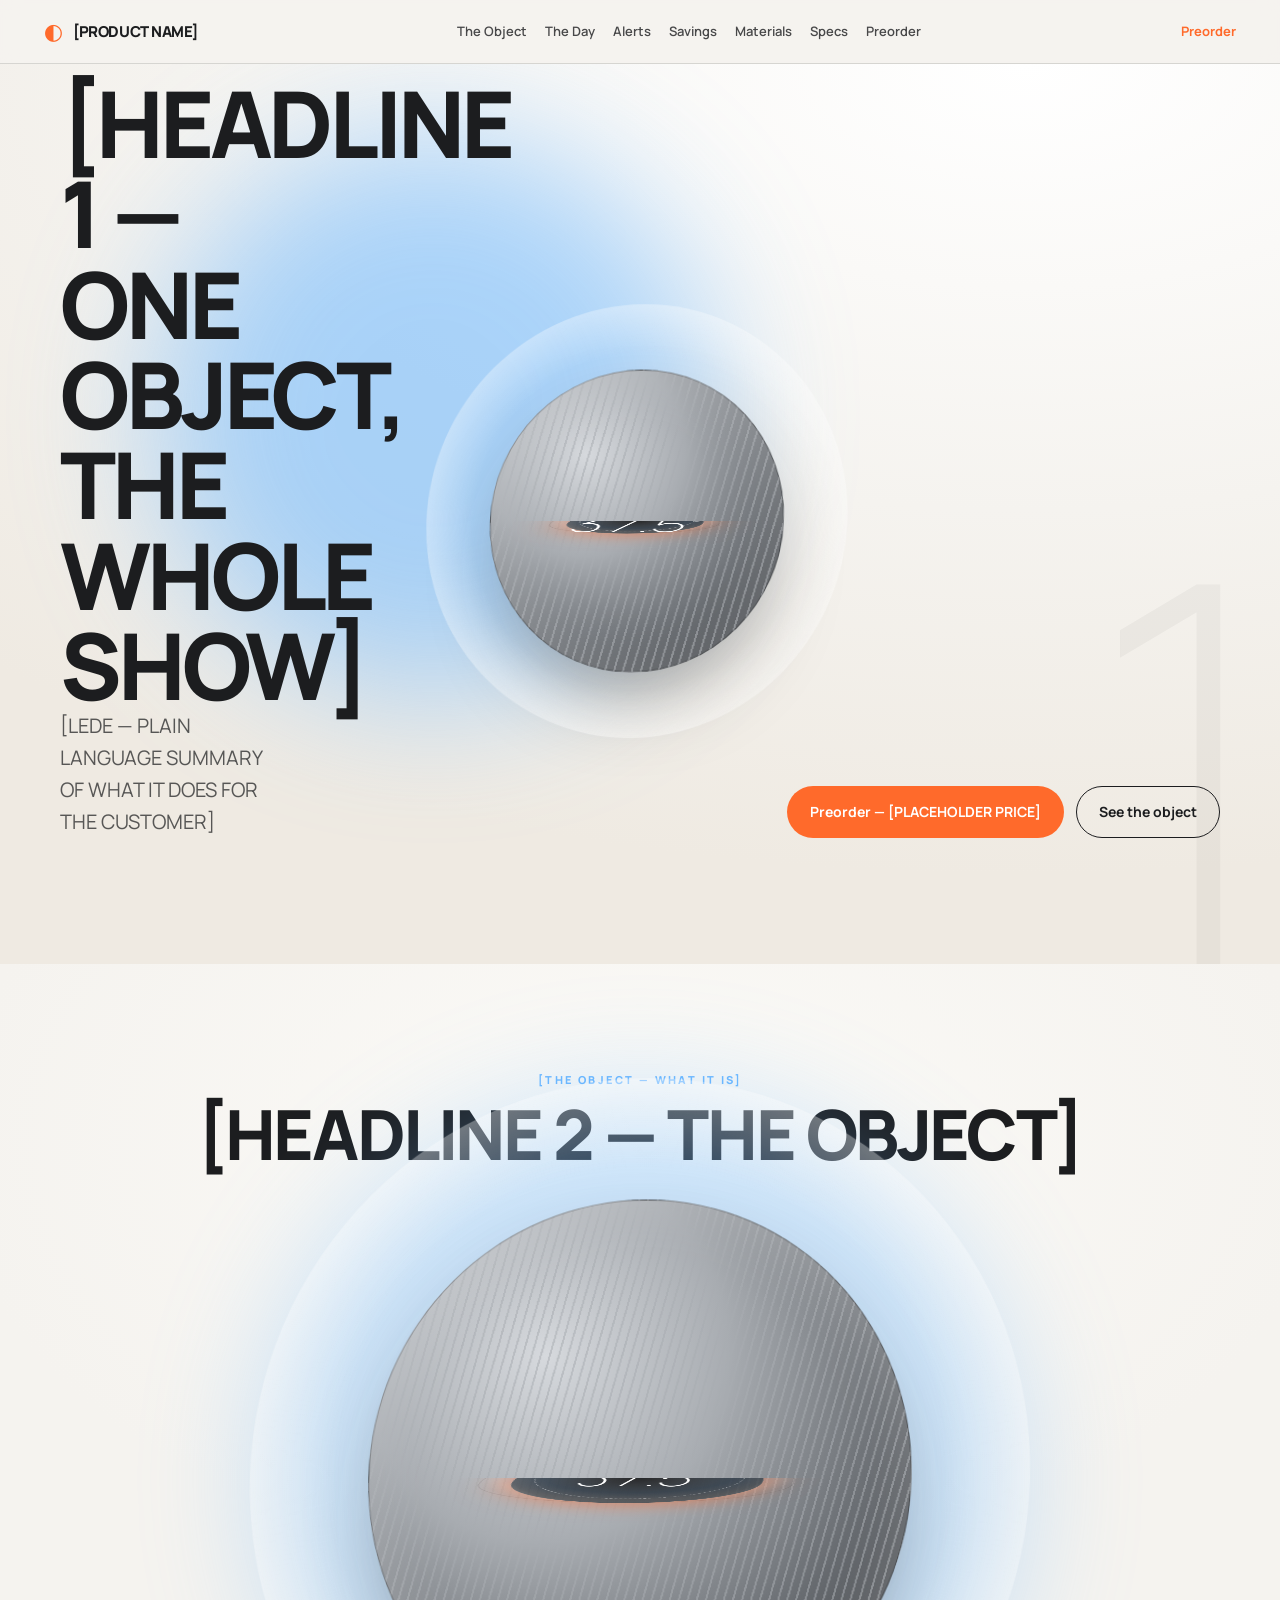
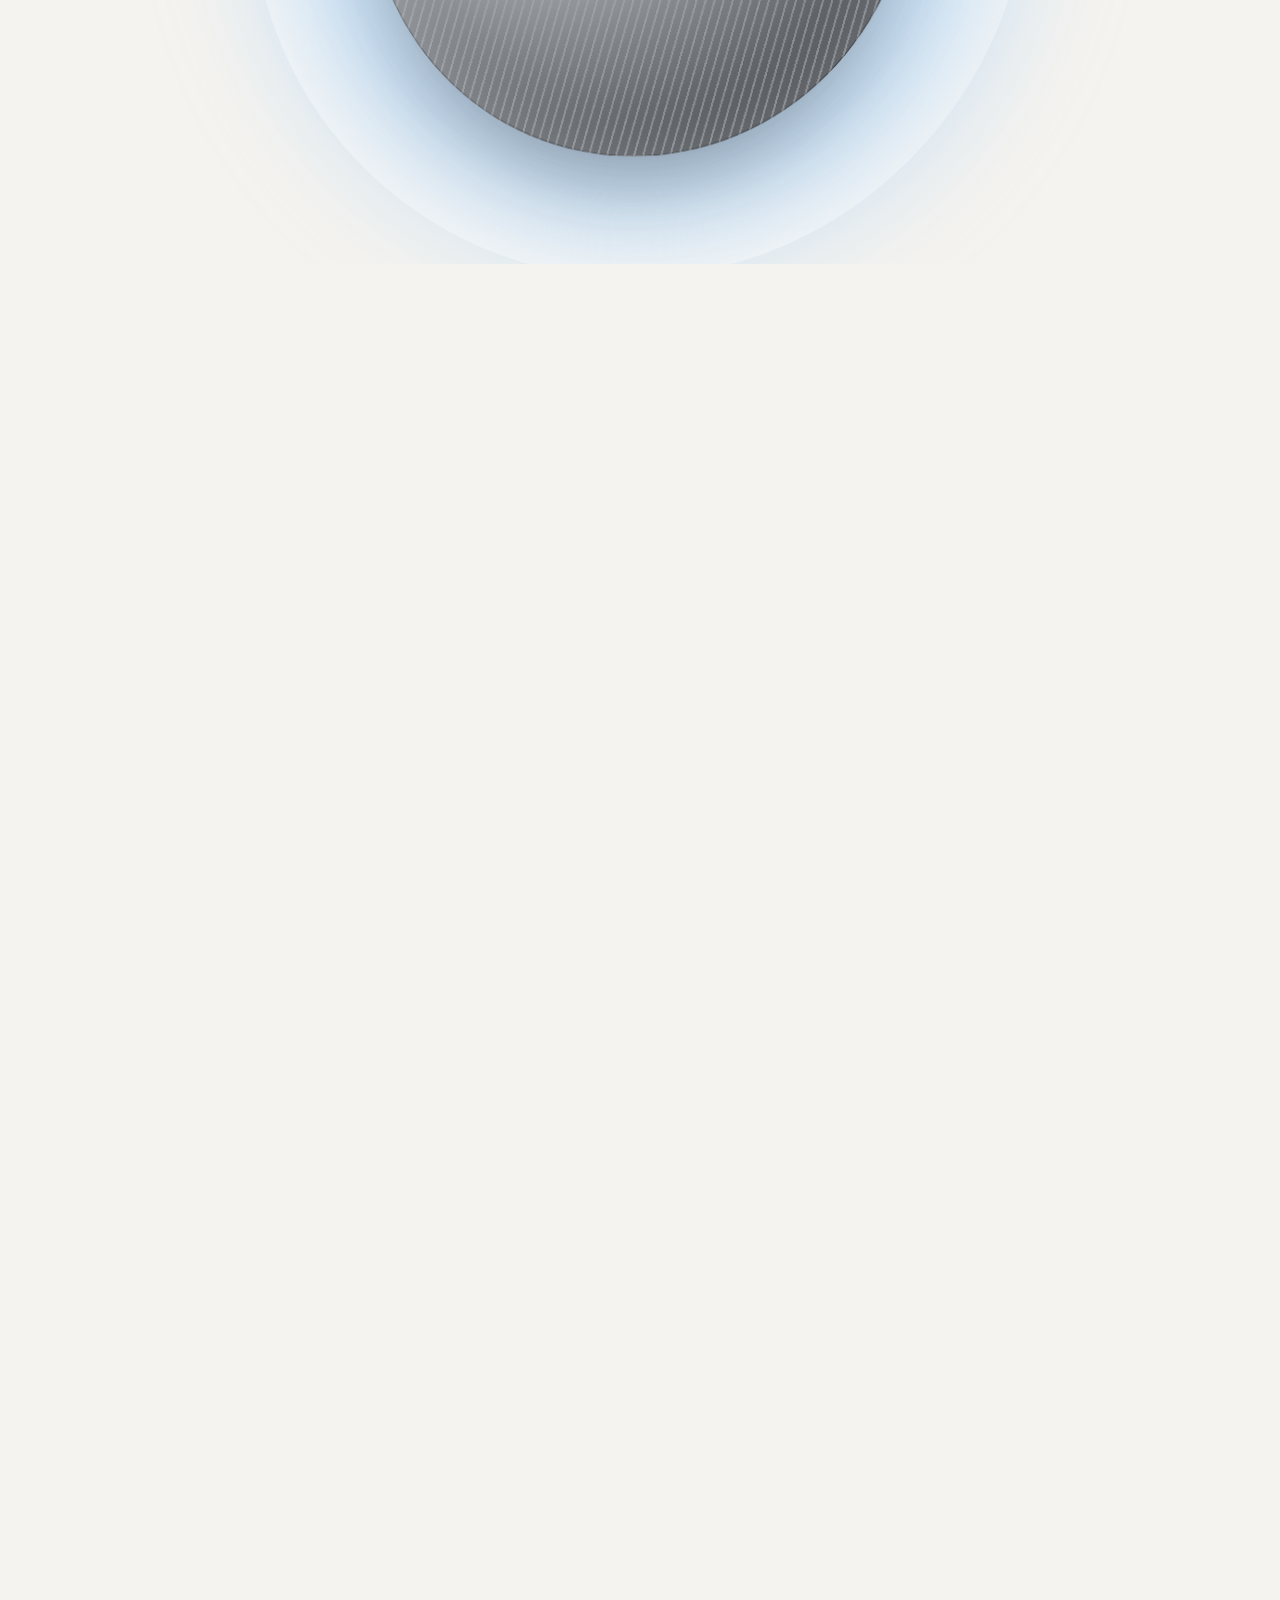
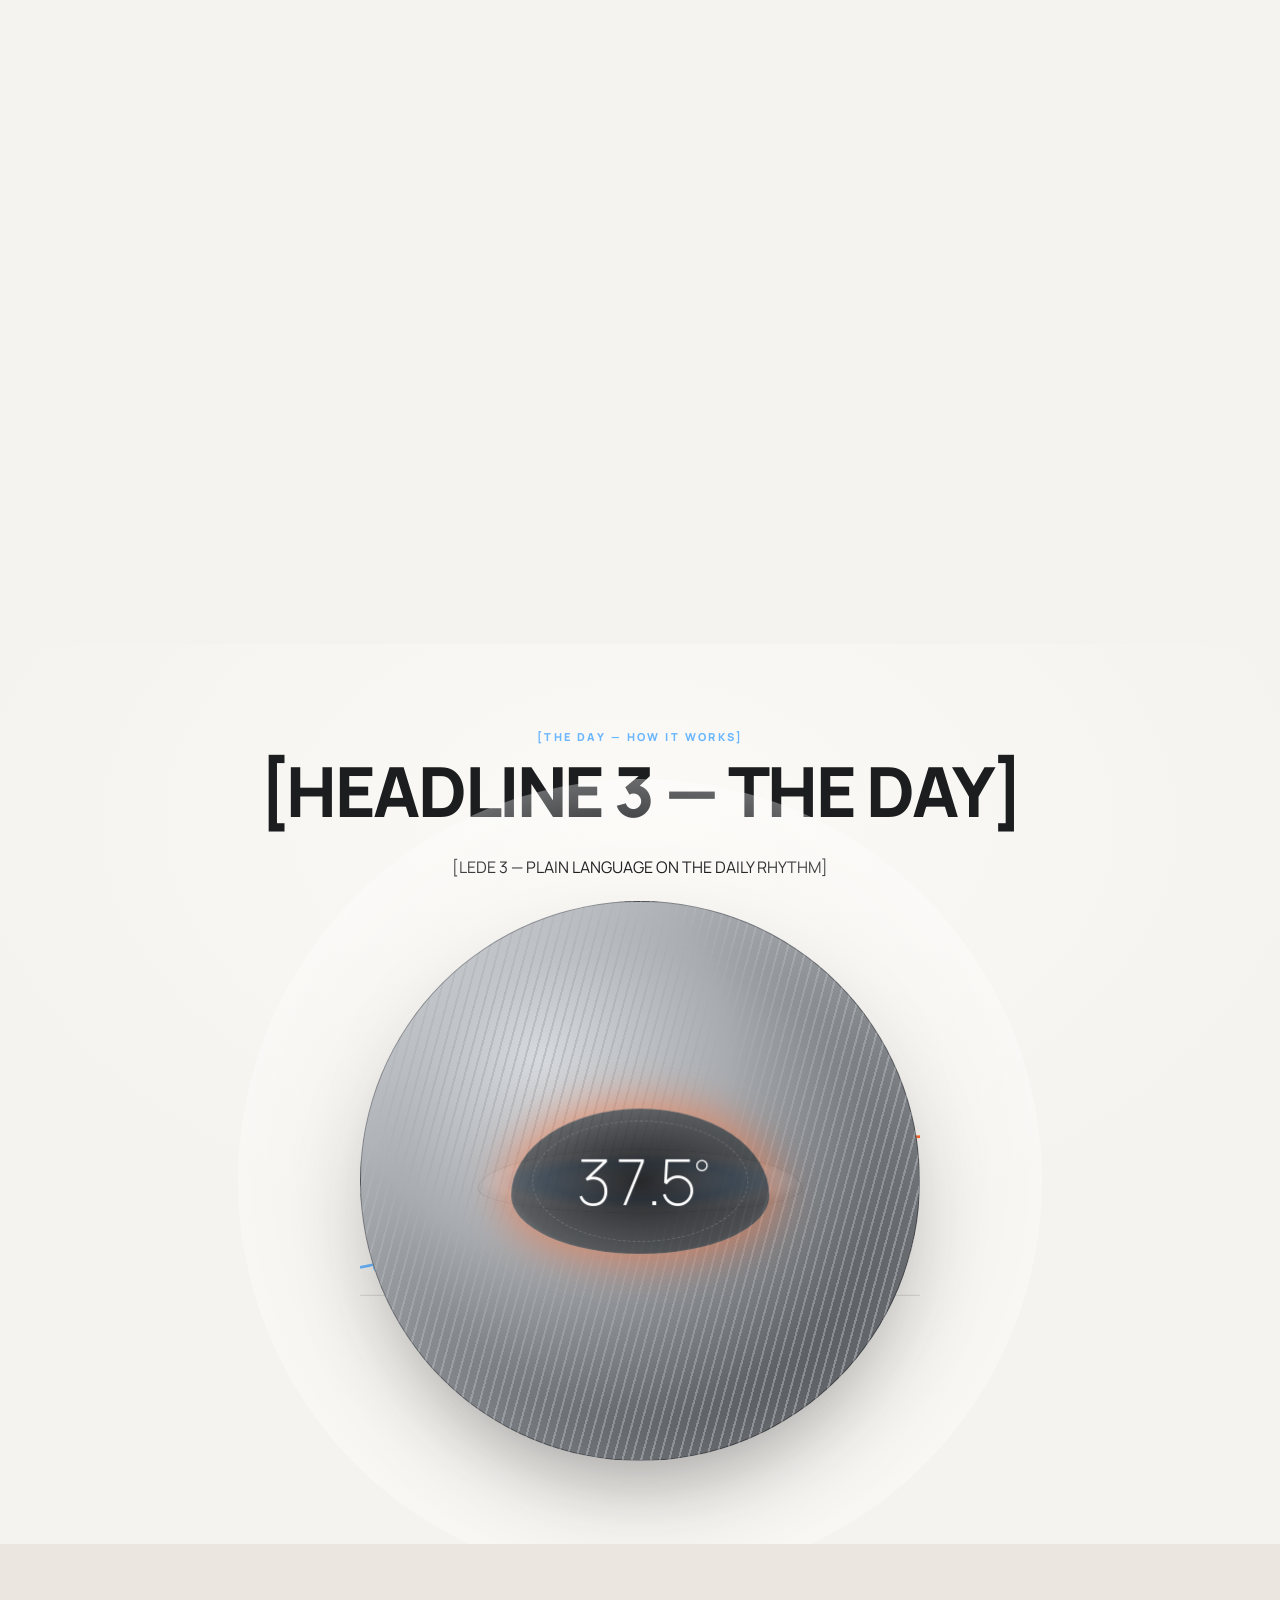
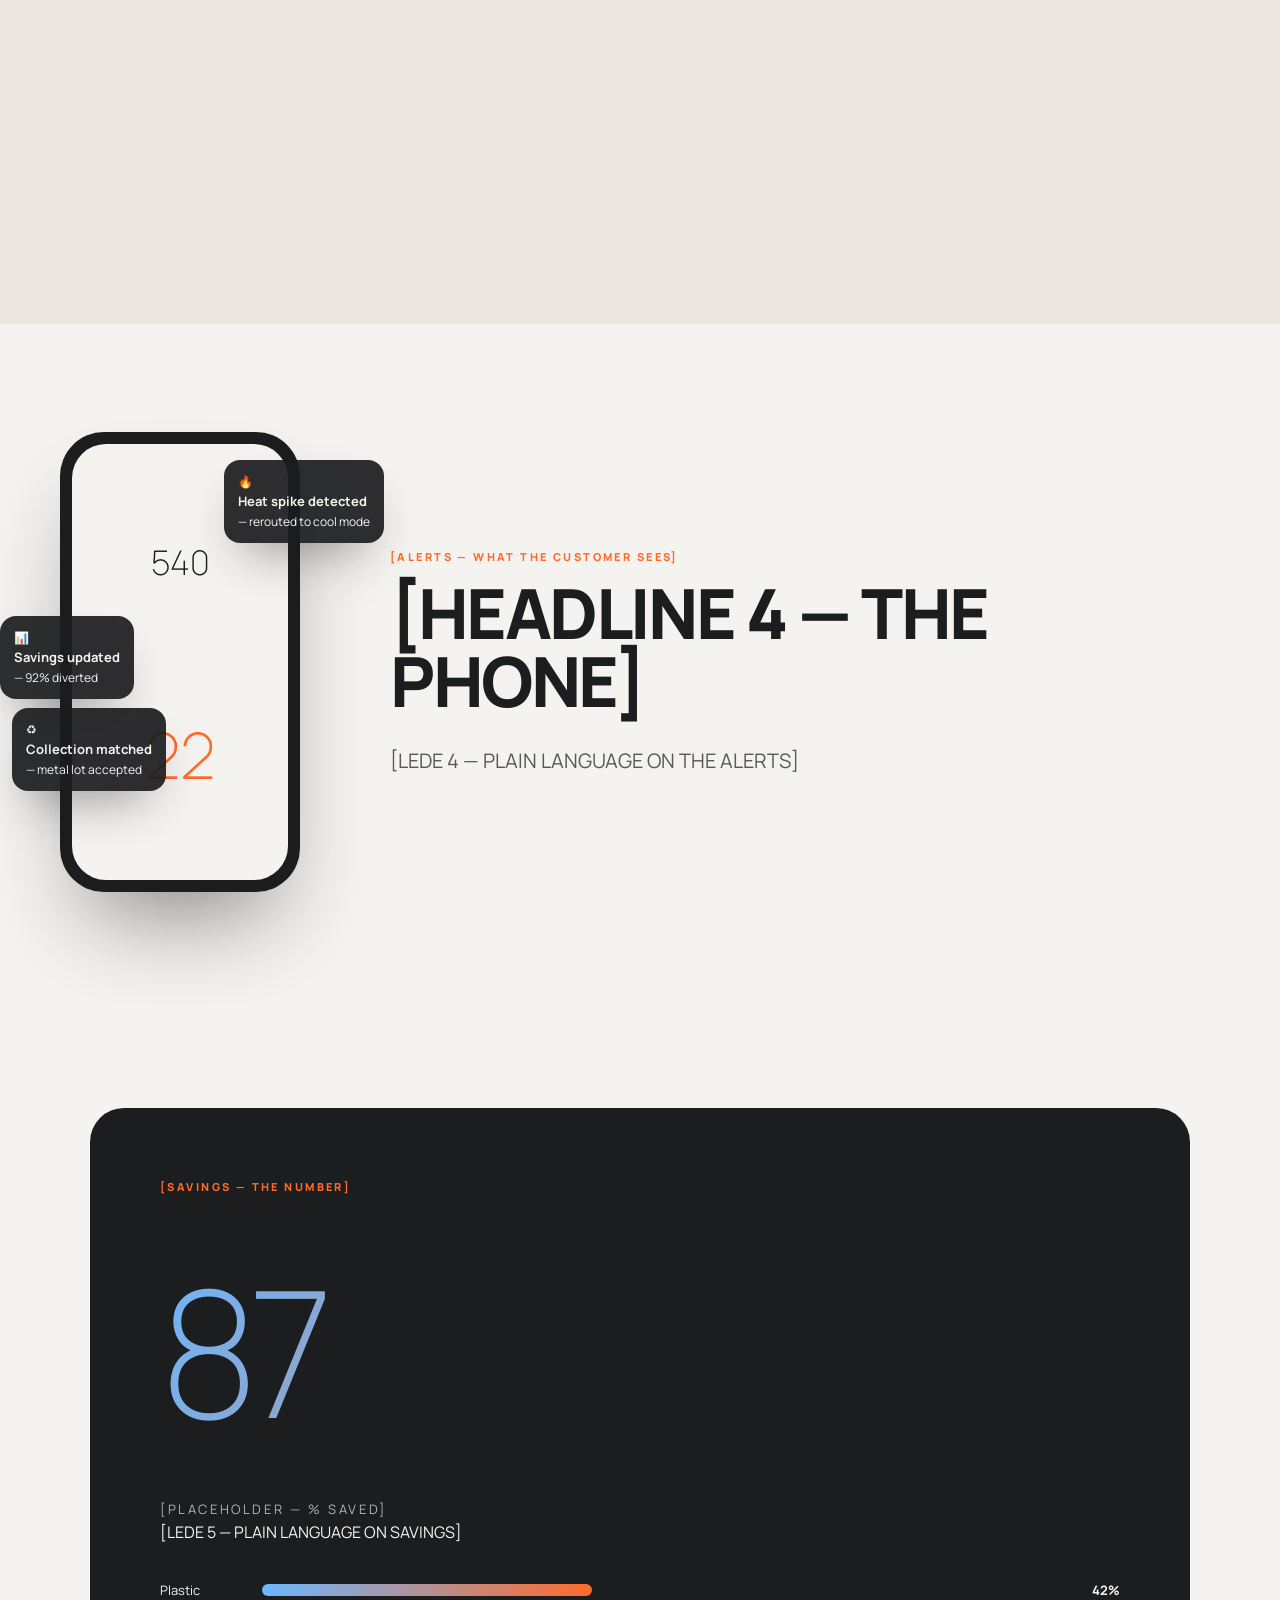
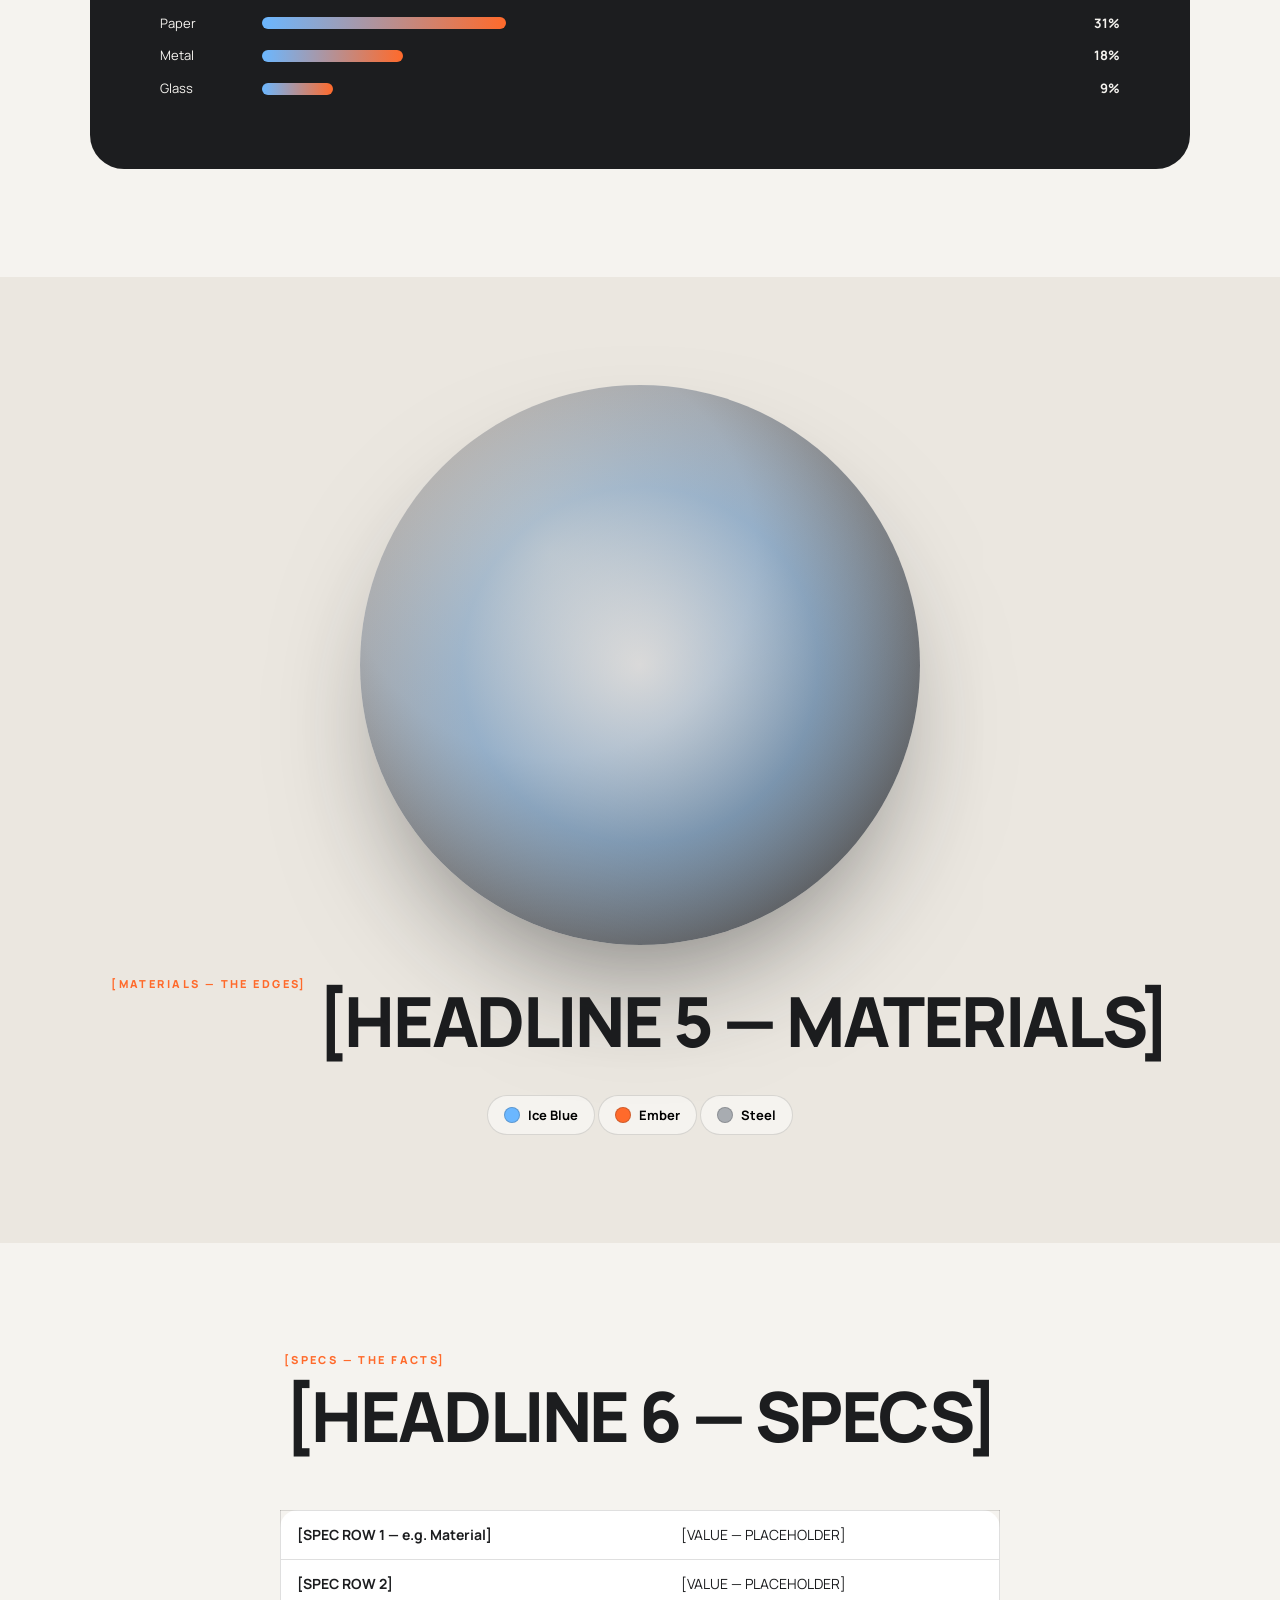
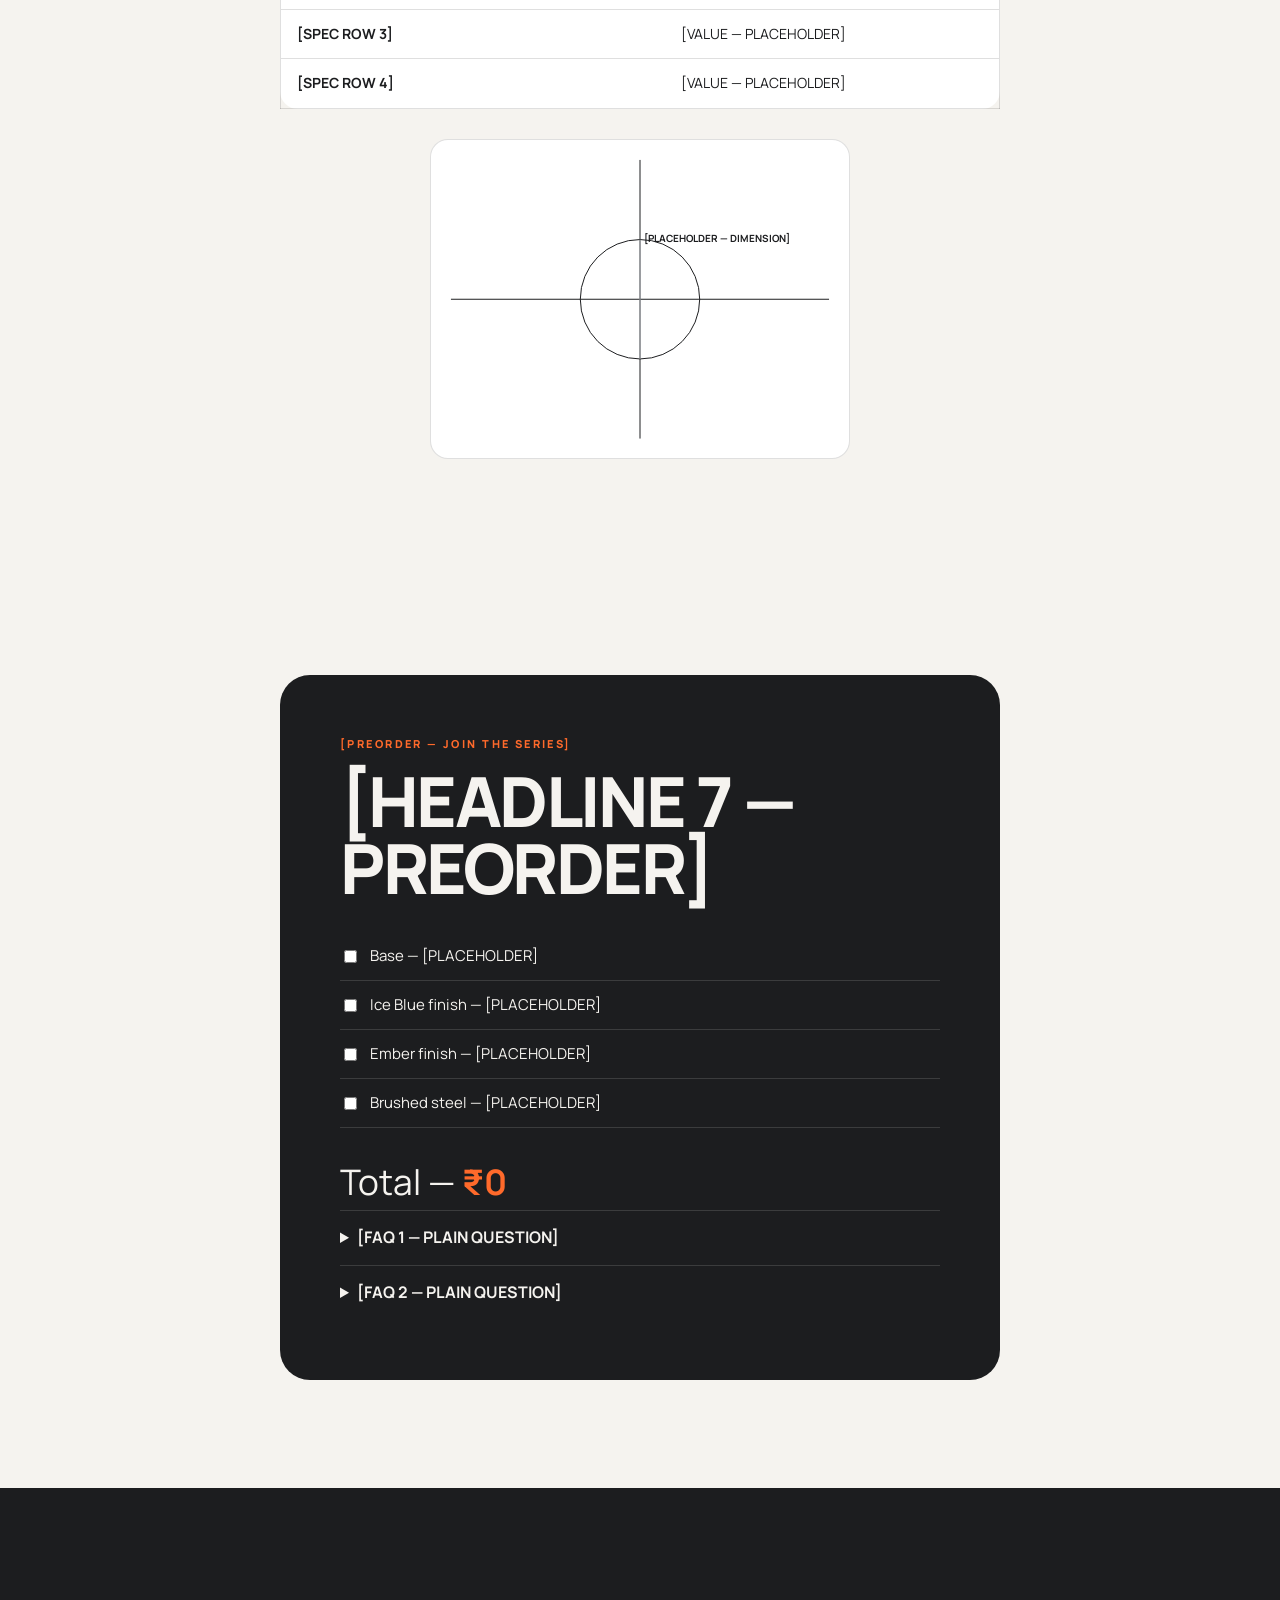
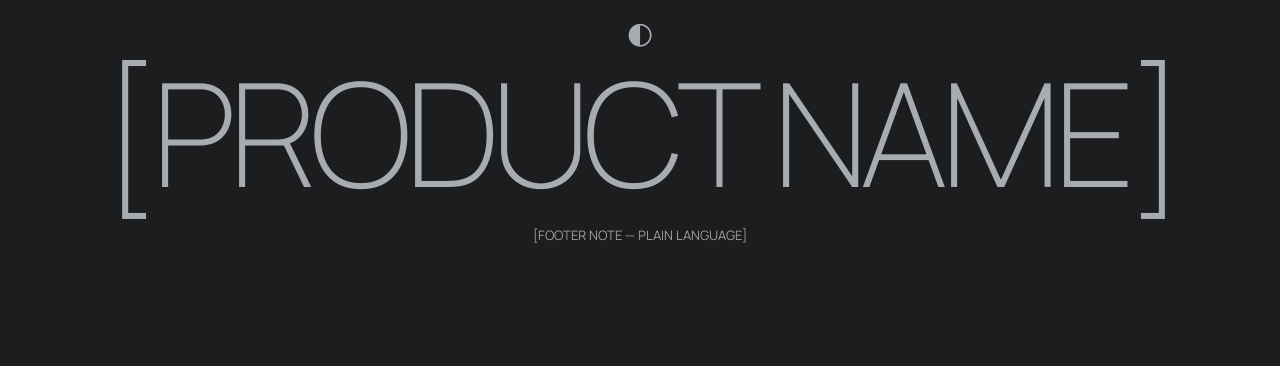
<file: launch.html>
<!DOCTYPE html>
<html lang="en">
<head>
  <meta charset="UTF-8">
  <meta name="viewport" content="width=device-width, initial-scale=1.0">
  <title>[PRODUCT NAME] — Flagship Launch</title>
  <meta name="description" content="Flagship product launch — one object, one loop, every material.">
  <link rel="preconnect" href="https://fonts.googleapis.com">
  <link rel="preconnect" href="https://fonts.gstatic.com" crossorigin>
  <link href="https://fonts.googleapis.com/css2?family=Manrope:wght@200;300;400;600;700;800&display=swap" rel="stylesheet">
  <link rel="icon" href="data:image/svg+xml,%3Csvg xmlns='http://www.w3.org/2000/svg' viewBox='0 0 32 32'%3E%3Ccircle cx='16' cy='16' r='14' fill='%23FF6A2B'/%3E%3Ccircle cx='16' cy='16' r='9' fill='%23F5F3EF'/%3E%3C/svg%3E">
  <link rel="stylesheet" href="assets/launch.css">
</head>
<body>

  <!-- ============================================================
       MASTHEAD
       ============================================================ -->
  <header class="mast">
    <a class="mast-brand" href="#top">
      <span class="mast-mark" id="mastMark">◐</span>
      <span class="mast-name" id="mastName">[PRODUCT NAME]</span>
    </a>
    <nav class="mast-nav">
      <a href="#sequence">The Object</a>
      <a href="#day">The Day</a>
      <a href="#phone">Alerts</a>
      <a href="#savings">Savings</a>
      <a href="#materials">Materials</a>
      <a href="#specs">Specs</a>
      <a href="#preorder">Preorder</a>
    </nav>
    <a class="mast-cta" href="#preorder">Preorder</a>
  </header>

  <main id="top">

    <!-- ============================================================
         1. HERO — product floating over a giant pale number
         ============================================================ -->
    <section class="hero" id="hero">
      <div class="hero-stage" id="heroStage">
        <div class="hero-glow ice" id="heroGlow"></div>
        <div class="hero-num" id="heroNum" aria-hidden="true">1</div>
        <div class="product" id="productHero" aria-label="Product render">
          <div class="ring"><div class="ring-sheen"></div></div>
          <div class="dome"></div>
          <div class="display" id="displayHero">
            <div class="display-num">37.5<span class="display-unit">°</span></div>
            <div class="tick" id="tickHero"></div>
          </div>
        </div>
      </div>
      <div class="hero-copy">
        <p class="kicker reveal-line" data-line="0">[FLAGSHIP SERIES — 01] · FLAGSHIP PRODUCT LAUNCH</p>
        <h1 class="reveal-line" data-line="1">[HEADLINE 1 — ONE OBJECT, THE WHOLE SHOW]</h1>
        <p class="lede reveal-line" data-line="2">[LEDE — PLAIN LANGUAGE SUMMARY OF WHAT IT DOES FOR THE CUSTOMER]</p>
      </div>
      <div class="hero-cta reveal-line" data-line="3">
        <a class="btn btn-ember" href="#preorder">Preorder — [PLACEHOLDER PRICE]</a>
        <a class="btn btn-ghost" href="#sequence">See the object</a>
      </div>
    </section>

    <!-- ============================================================
         2. PINNED SEQUENCE — four poses, leader lines, glow shift
         ============================================================ -->
    <section class="pin-sec" id="sequence">
      <div class="pin">
        <div class="pin-inner">
          <p class="pin-kicker">[THE OBJECT — WHAT IT IS]</p>
          <h2 class="pin-title reveal-line" data-line="0">[HEADLINE 2 — THE OBJECT]</h2>
          <div class="stage" id="stage">
            <div class="spec" id="specA" data-at="0.12"><span class="spec-tag">POSE A · STOCK</span></div>
            <div class="spec" id="specB" data-at="0.34"><span class="spec-tag">POSE B · WAKE</span></div>
            <div class="spec" id="specC" data-at="0.55"><span class="spec-tag">POSE C · HEAT</span></div>
            <div class="spec" id="specD" data-at="0.76"><span class="spec-tag">POSE D · FIELD</span></div>
            <div class="stage-glow" id="stageGlow"></div>
            <div class="product" id="productSeq" aria-label="Product render">
              <div class="ring"><div class="ring-sheen"></div></div>
              <div class="dome"></div>
              <div class="display" id="displaySeq">
                <div class="display-num">37.5<span class="display-unit">°</span></div>
                <div class="tick" id="tickSeq"></div>
              </div>
            </div>
            <div class="leader" id="leaderA"><span class="leader-tag">A</span></div>
            <div class="leader" id="leaderB"><span class="leader-tag">B</span></div>
            <div class="leader" id="leaderC"><span class="leader-tag">C</span></div>
          </div>
        </div>
      </div>
    </section>

    <!-- ============================================================
         3. PINNED DAY — scrubbed by scroll, huge clock, temp chart
         ============================================================ -->
    <section class="pin-sec pin-day" id="day">
      <div class="pin">
        <div class="pin-inner day-inner">
          <div class="day-copy">
            <p class="pin-kicker">[THE DAY — HOW IT WORKS]</p>
            <h2 class="pin-title reveal-line" data-line="0">[HEADLINE 3 — THE DAY]</h2>
            <p class="day-note reveal-line" data-line="1">[LEDE 3 — PLAIN LANGUAGE ON THE DAILY RHYTHM]</p>
          </div>
          <div class="day-stage">
            <div class="clock" id="clockBig">00:00</div>
            <div class="temp-chart-wrap">
              <svg class="temp-chart" id="tempChart" viewBox="0 0 600 220" role="img" aria-label="Temperature chart">
                <defs>
                  <linearGradient id="tempGrad" x1="0" y1="0" x2="1" y2="0">
                    <stop offset="0" stop-color="#6BB7FF"></stop>
                    <stop offset="0.55" stop-color="#6BB7FF"></stop>
                    <stop offset="0.55" stop-color="#FF6A2B"></stop>
                    <stop offset="1" stop-color="#FF6A2B"></stop>
                  </linearGradient>
                </defs>
                <line x1="0" y1="190" x2="600" y2="190" stroke="#1C1D1F" stroke-opacity="0.15"></line>
                <path id="tempPath" d="M0,160 C60,150 90,120 140,110 S 260,60 320,50 S 460,30 600,20" fill="none" stroke="url(#tempGrad)" stroke-width="3"></path>
                <circle id="tempDot" cx="0" cy="160" r="6" fill="#6BB7FF"></circle>
              </svg>
            </div>
            <div class="product" id="productDay" aria-label="Product render">
              <div class="ring"><div class="ring-sheen"></div></div>
              <div class="dome"></div>
              <div class="display" id="displayDay">
                <div class="display-num">37.5<span class="display-unit">°</span></div>
                <div class="tick" id="tickDay"></div>
              </div>
            </div>
          </div>
        </div>
      </div>
    </section>

    <!-- ============================================================
         4. PHONE — drawn phone with floating notifications
         ============================================================ -->
    <section class="phone-sec" id="phone">
      <div class="phone-stage">
        <div class="phone" id="phone">
          <div class="phone-notch"></div>
          <div class="phone-screen">
            <div class="phone-notch2"></div>
            <div class="phone-time" id="phoneTime">09:41</div>
            <div class="phone-temp" id="phoneTemp">24°</div>
          </div>
        </div>
        <div class="notif notif-1" id="notif1">🔥 <b>Heat spike detected</b> — rerouted to cool mode</div>
        <div class="notif notif-2" id="notif2">♻️ <b>Collection matched</b> — metal lot accepted</div>
        <div class="notif notif-3" id="notif3">📊 <b>Savings updated</b> — 92% diverted</div>
      </div>
      <div class="phone-copy">
        <p class="kicker">[ALERTS — WHAT THE CUSTOMER SEES]</p>
        <h2 class="pin-title reveal-line" data-line="0">[HEADLINE 4 — THE PHONE]</h2>
        <p class="lede reveal-line" data-line="1">[LEDE 4 — PLAIN LANGUAGE ON THE ALERTS]</p>
      </div>
    </section>

    <!-- ============================================================
         5. SAVINGS — graphite panel, giant gradient %, count-ups, bars
         ============================================================ -->
    <section class="savings-sec" id="savings">
      <div class="savings-panel">
        <p class="kicker">[SAVINGS — THE NUMBER]</p>
        <div class="savings-big">
          <span class="savings-num" id="savingsNum">92%</span>
          <span class="savings-label">[PLACEHOLDER — % SAVED]</span>
        </div>
        <p class="savings-copy">[LEDE 5 — PLAIN LANGUAGE ON SAVINGS]</p>
        <div class="bars" id="bars">
          <div class="bar-row"><span>Plastic</span><i style="--h:42%"></i><b>42%</b></div>
          <div class="bar-row"><span>Paper</span><i style="--h:31%"></i><b>31%</b></div>
          <div class="bar-row"><span>Metal</span><i style="--h:18%"></i><b>18%</b></div>
          <div class="bar-row"><span>Glass</span><i style="--h:9%"></i><b>9%</b></div>
        </div>
      </div>
    </section>

    <!-- ============================================================
         6. MATERIALS — huge cropped close-up + finish picker
         ============================================================ -->
    <section class="materials-sec" id="materials">
      <div class="materials-stage">
        <div class="closeup" id="closeup">
          <div class="closeup-face"></div>
        </div>
        <div class="finish-picker">
          <p class="kicker">[MATERIALS — THE EDGES]</p>
          <h2 class="pin-title reveal-line" data-line="0">[HEADLINE 5 — MATERIALS]</h2>
          <div class="finishes" id="finishes">
            <button class="finish" data-f="ice" style="--f:#6BB7FF"><span></span>Ice Blue</button>
            <button class="finish" data-f="ember" style="--f:#FF6A2B"><span></span>Ember</button>
            <button class="finish" data-f="steel" style="--f:#A8ACB1"><span></span>Steel</button>
          </div>
        </div>
      </div>
    </section>

    <!-- ============================================================
         7. SPECS — table beside self-drawing technical drawing
         ============================================================ -->
    <section class="specs-sec" id="specs">
      <div class="specs-grid">
        <div class="specs-copy">
          <p class="kicker">[SPECS — THE FACTS]</p>
          <h2 class="pin-title reveal-line" data-line="0">[HEADLINE 6 — SPECS]</h2>
        </div>
        <div class="specs-table-wrap">
          <table class="specs-table" id="specsTable">
            <tbody>
              <tr><td>[SPEC ROW 1 — e.g. Material]</td><td>[VALUE — PLACEHOLDER]</td></tr>
              <tr><td>[SPEC ROW 2]</td><td>[VALUE — PLACEHOLDER]</td></tr>
              <tr><td>[SPEC ROW 3]</td><td>[VALUE — PLACEHOLDER]</td></tr>
              <tr><td>[SPEC ROW 4]</td><td>[VALUE — PLACEHOLDER]</td></tr>
            </tbody>
          </table>
        </div>
        <div class="drawing" id="drawing">
          <svg viewBox="0 0 400 300" role="img" aria-label="Technical drawing">
            <line x1="10" y1="150" x2="390" y2="150" stroke="#1C1D1F"></line>
            <line x1="200" y1="10" x2="200" y2="290" stroke="#1C1D1F"></line>
            <circle cx="200" cy="150" r="60" fill="none" stroke="#1C1D1F"></circle>
            <line x1="200" y1="90" x2="200" y2="210" stroke="#A8ACB1"></line>
            <text x="204" y="92" class="drawing-label">[PLACEHOLDER — DIMENSION]</text>
          </svg>
        </div>
      </div>
    </section>

    <!-- ============================================================
         8. PREORDER — options, live total, FAQ
         ============================================================ -->
    <section class="preorder-sec" id="preorder">
      <div class="preorder-card">
        <p class="kicker">[PREORDER — JOIN THE SERIES]</p>
        <h2 class="pin-title reveal-line" data-line="0">[HEADLINE 7 — PREORDER]</h2>
        <div class="options" id="options">
          <label class="option"><input type="checkbox" data-opt="base"> Base — [PLACEHOLDER]</label>
          <label class="option"><input type="checkbox" data-opt="ice"> Ice Blue finish — [PLACEHOLDER]</label>
          <label class="option"><input type="checkbox" data-opt="ember"> Ember finish — [PLACEHOLDER]</label>
          <label class="option"><input type="checkbox" data-opt="steel"> Brushed steel — [PLACEHOLDER]</label>
        </div>
        <div class="live-total">Total — <b id="liveTotal">[PLACEHOLDER — LIVE TOTAL]</b></div>
        <div class="faq">
          <details><summary>[FAQ 1 — PLAIN QUESTION]</summary><p>[ANSWER — PLACEHOLDER]</p></details>
          <details><summary>[FAQ 2 — PLAIN QUESTION]</summary><p>[ANSWER — PLACEHOLDER]</p></details>
        </div>
      </div>
    </section>
  </main>

  <!-- ============================================================
       FOOTER — graphite, name huge in brushed steel
       ============================================================ -->
  <footer class="footer" id="footer">
    <div class="footer-mark" id="footerMark">◐</div>
    <div class="footer-name" id="footerName">[PRODUCT NAME]</div>
    <p class="footer-note">[FOOTER NOTE — PLAIN LANGUAGE]</p>
  </footer>

  <script src="assets/launch.js"></script>
</body>
</html>
</file>
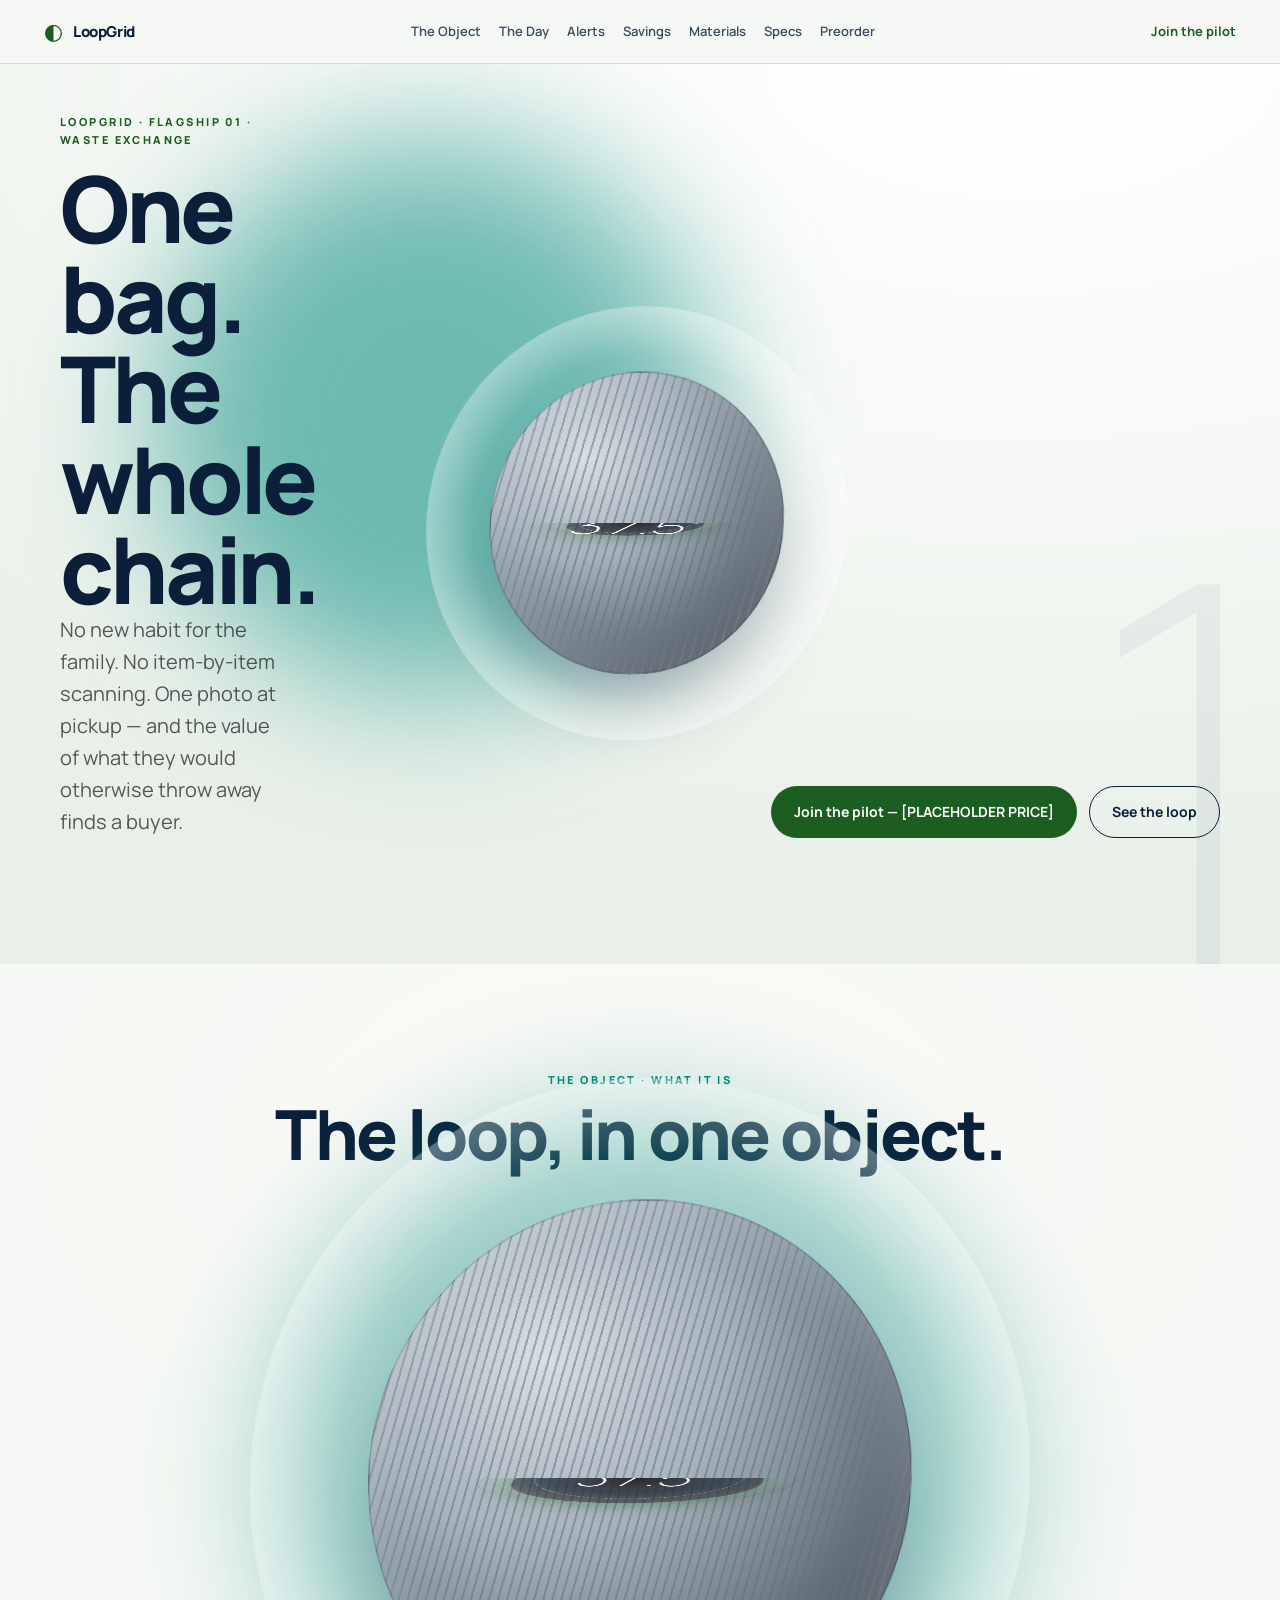
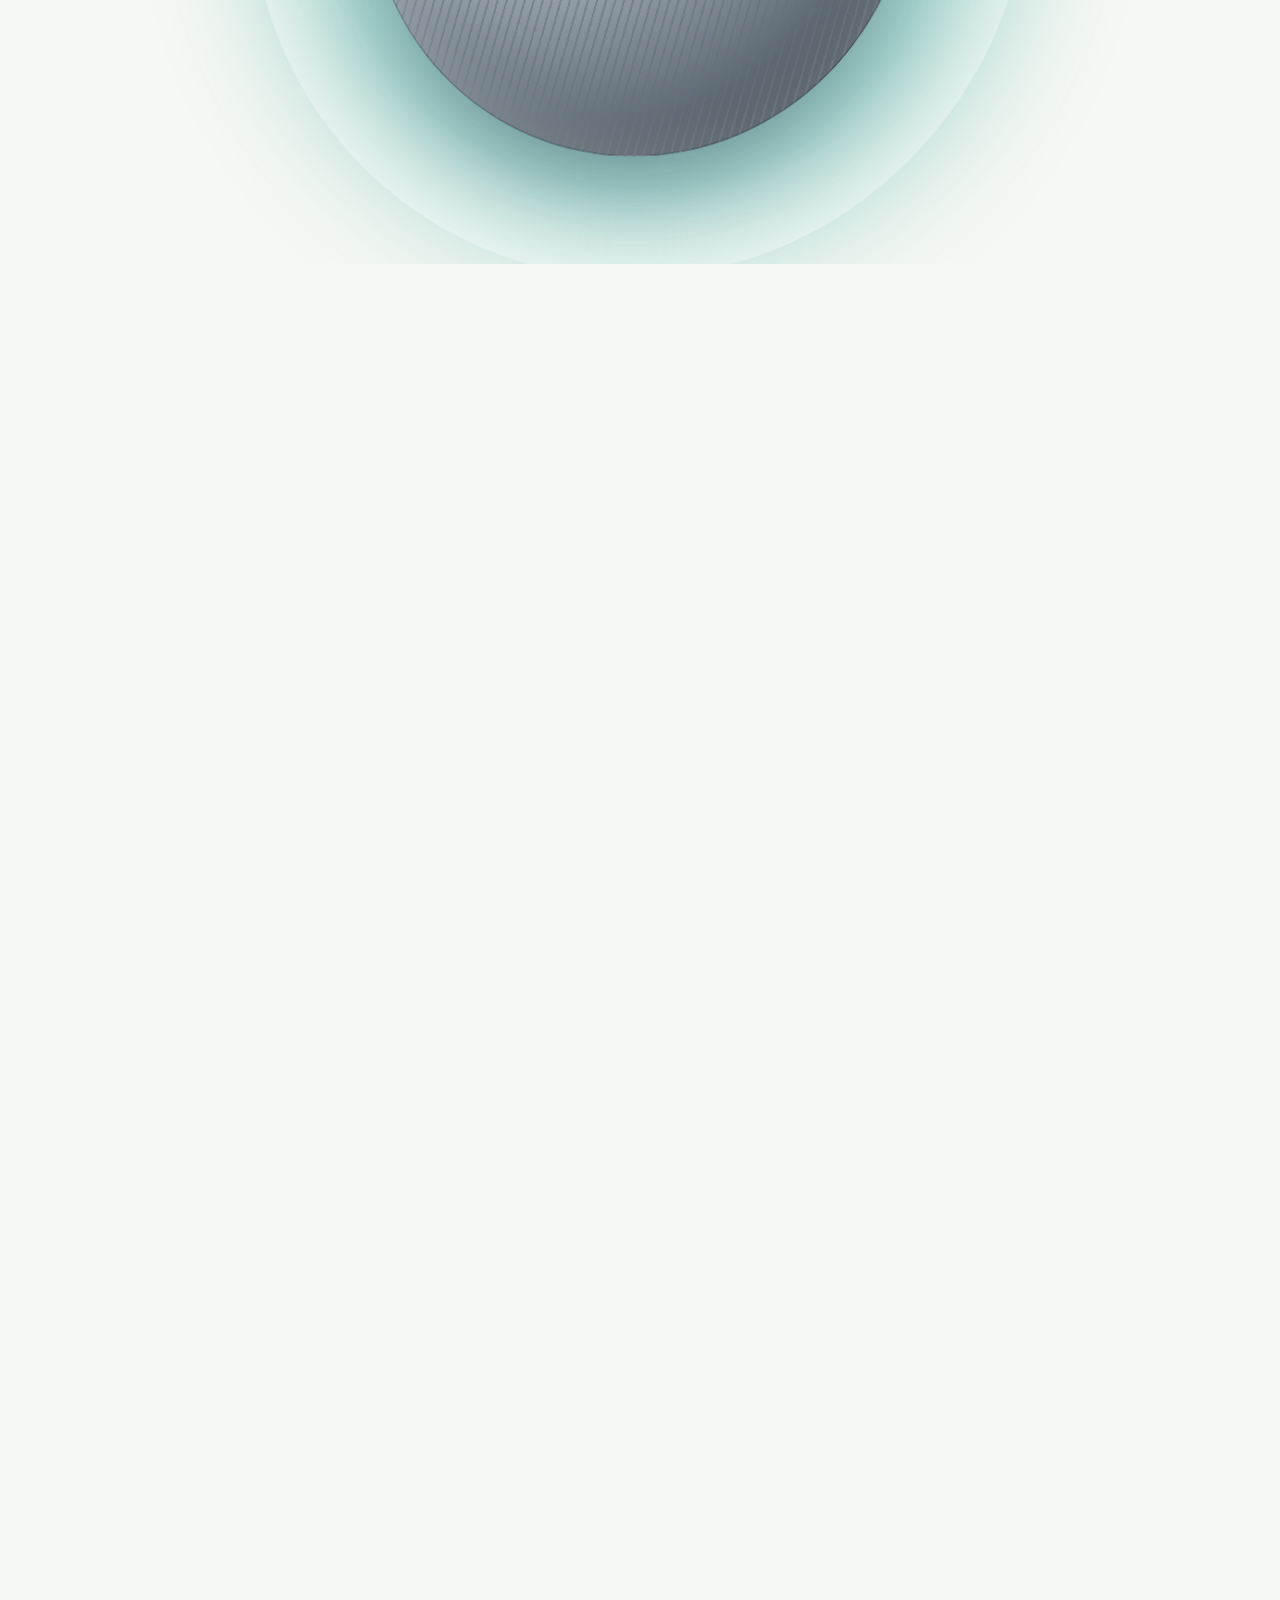
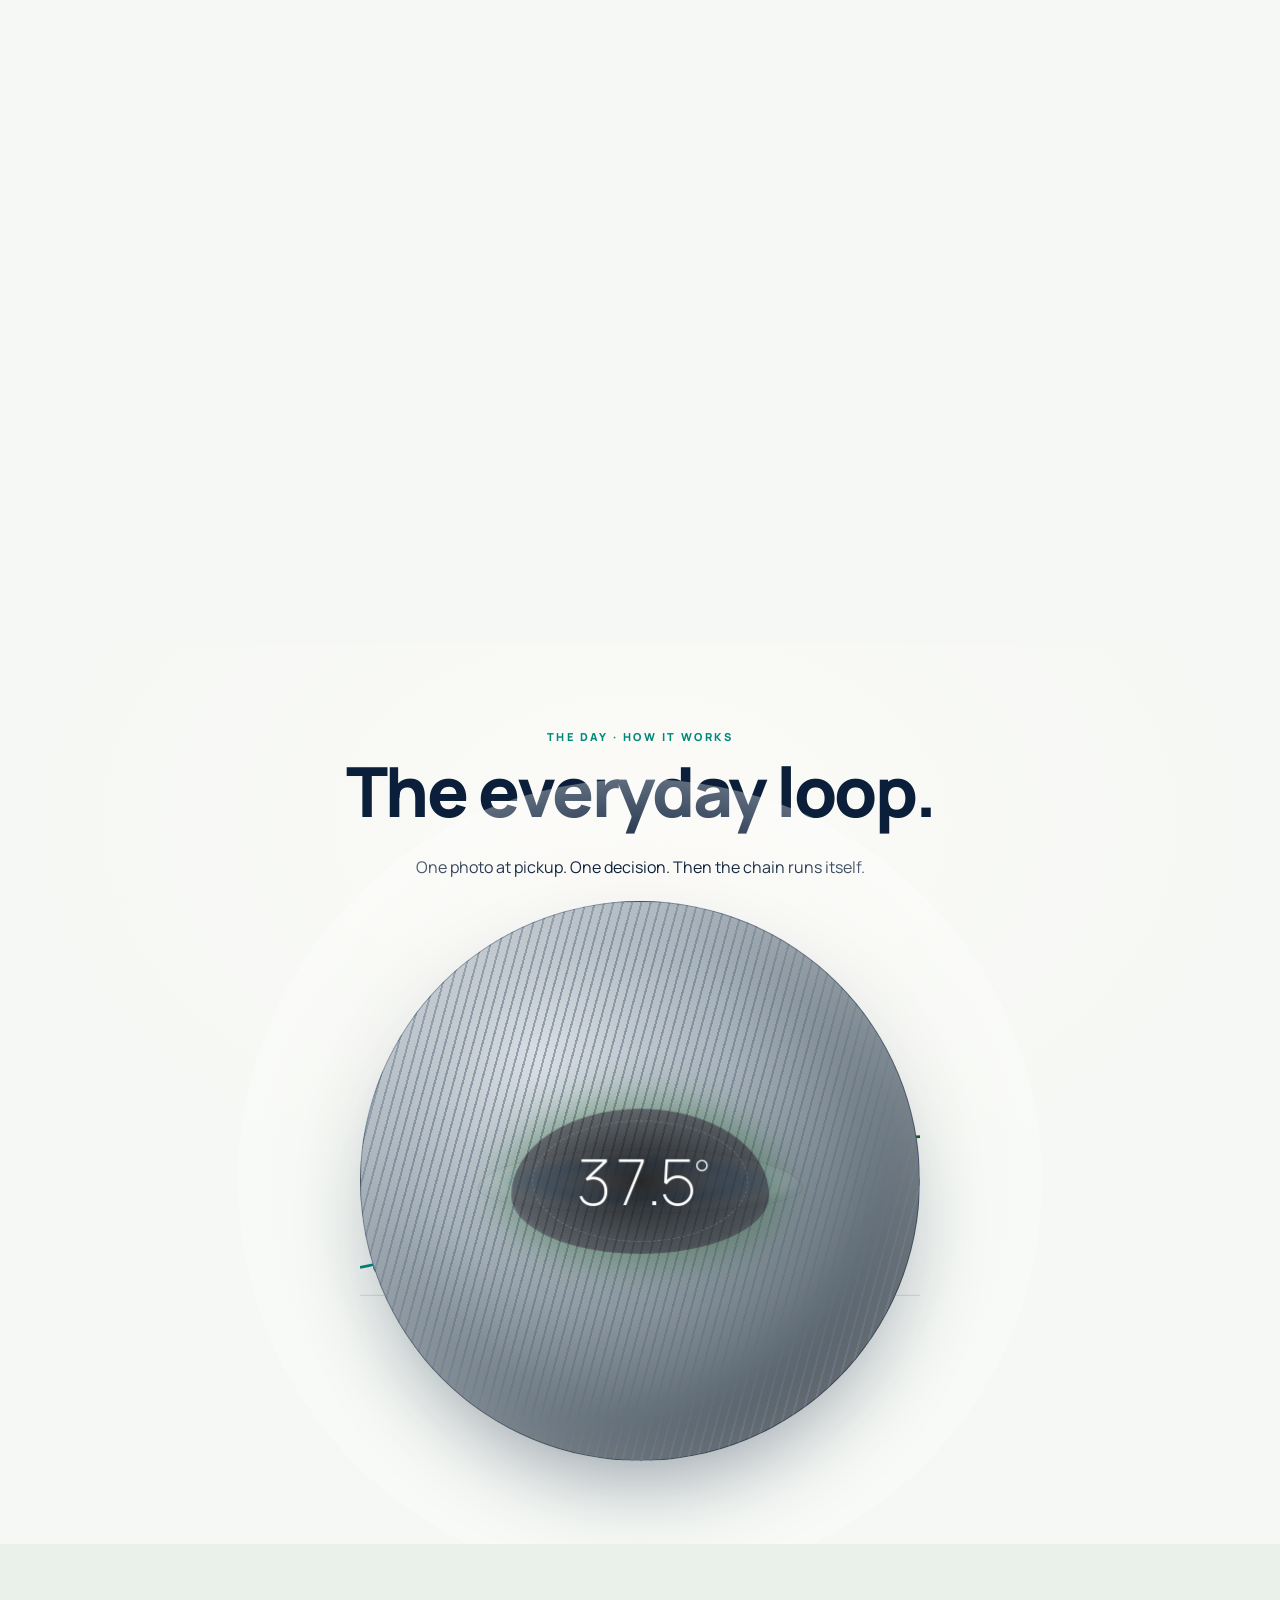
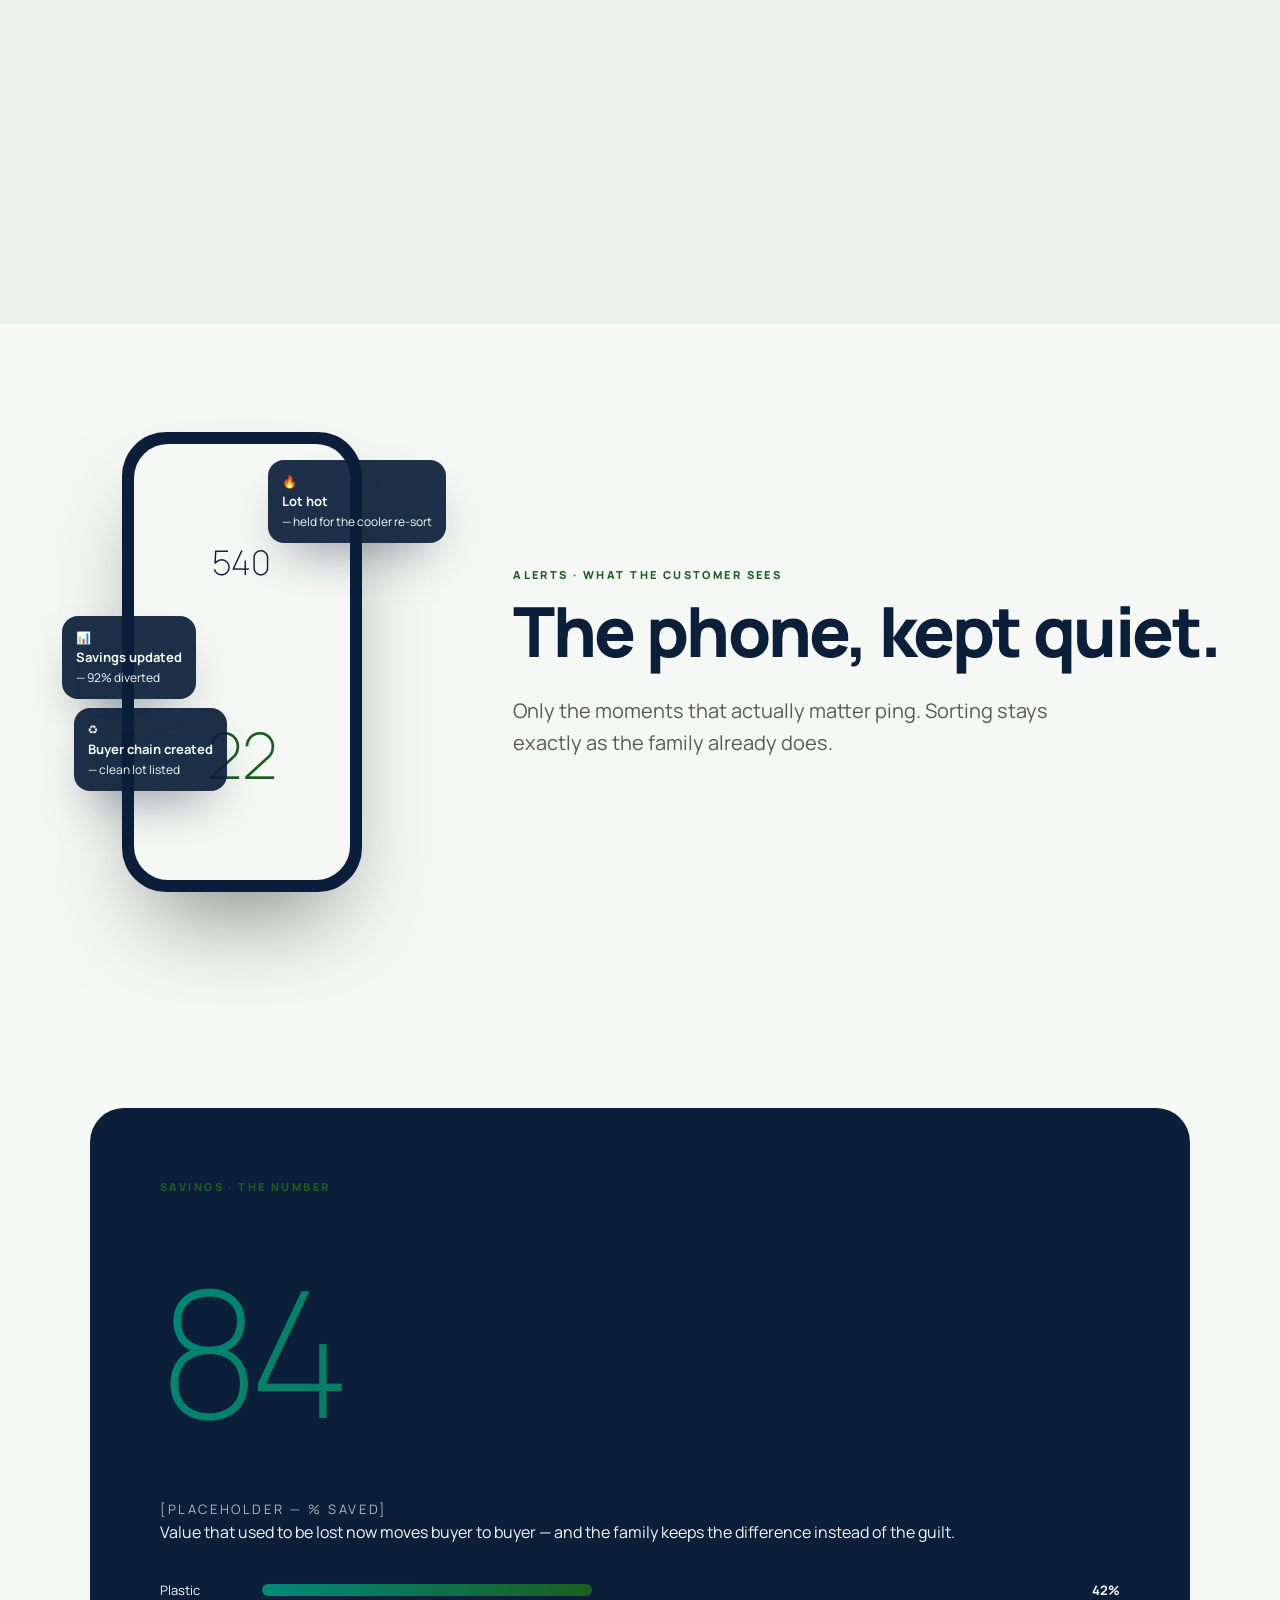
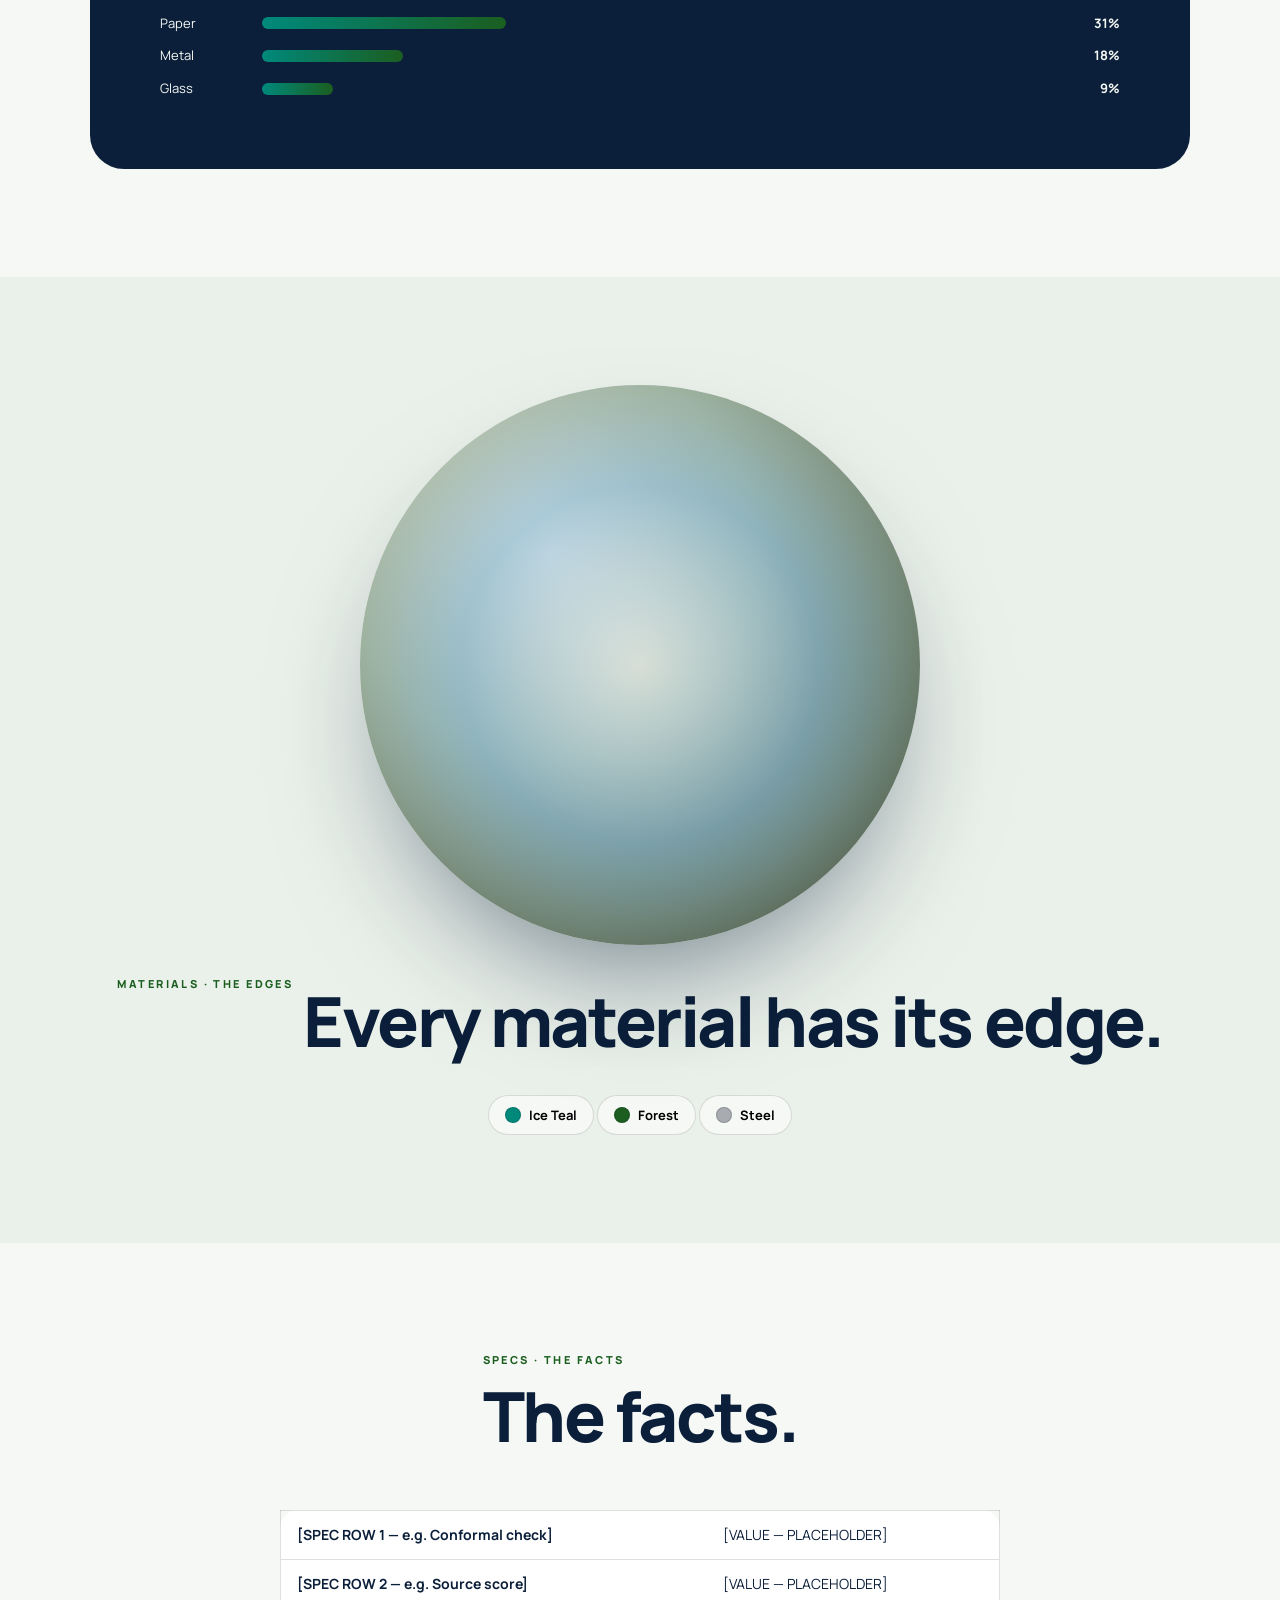
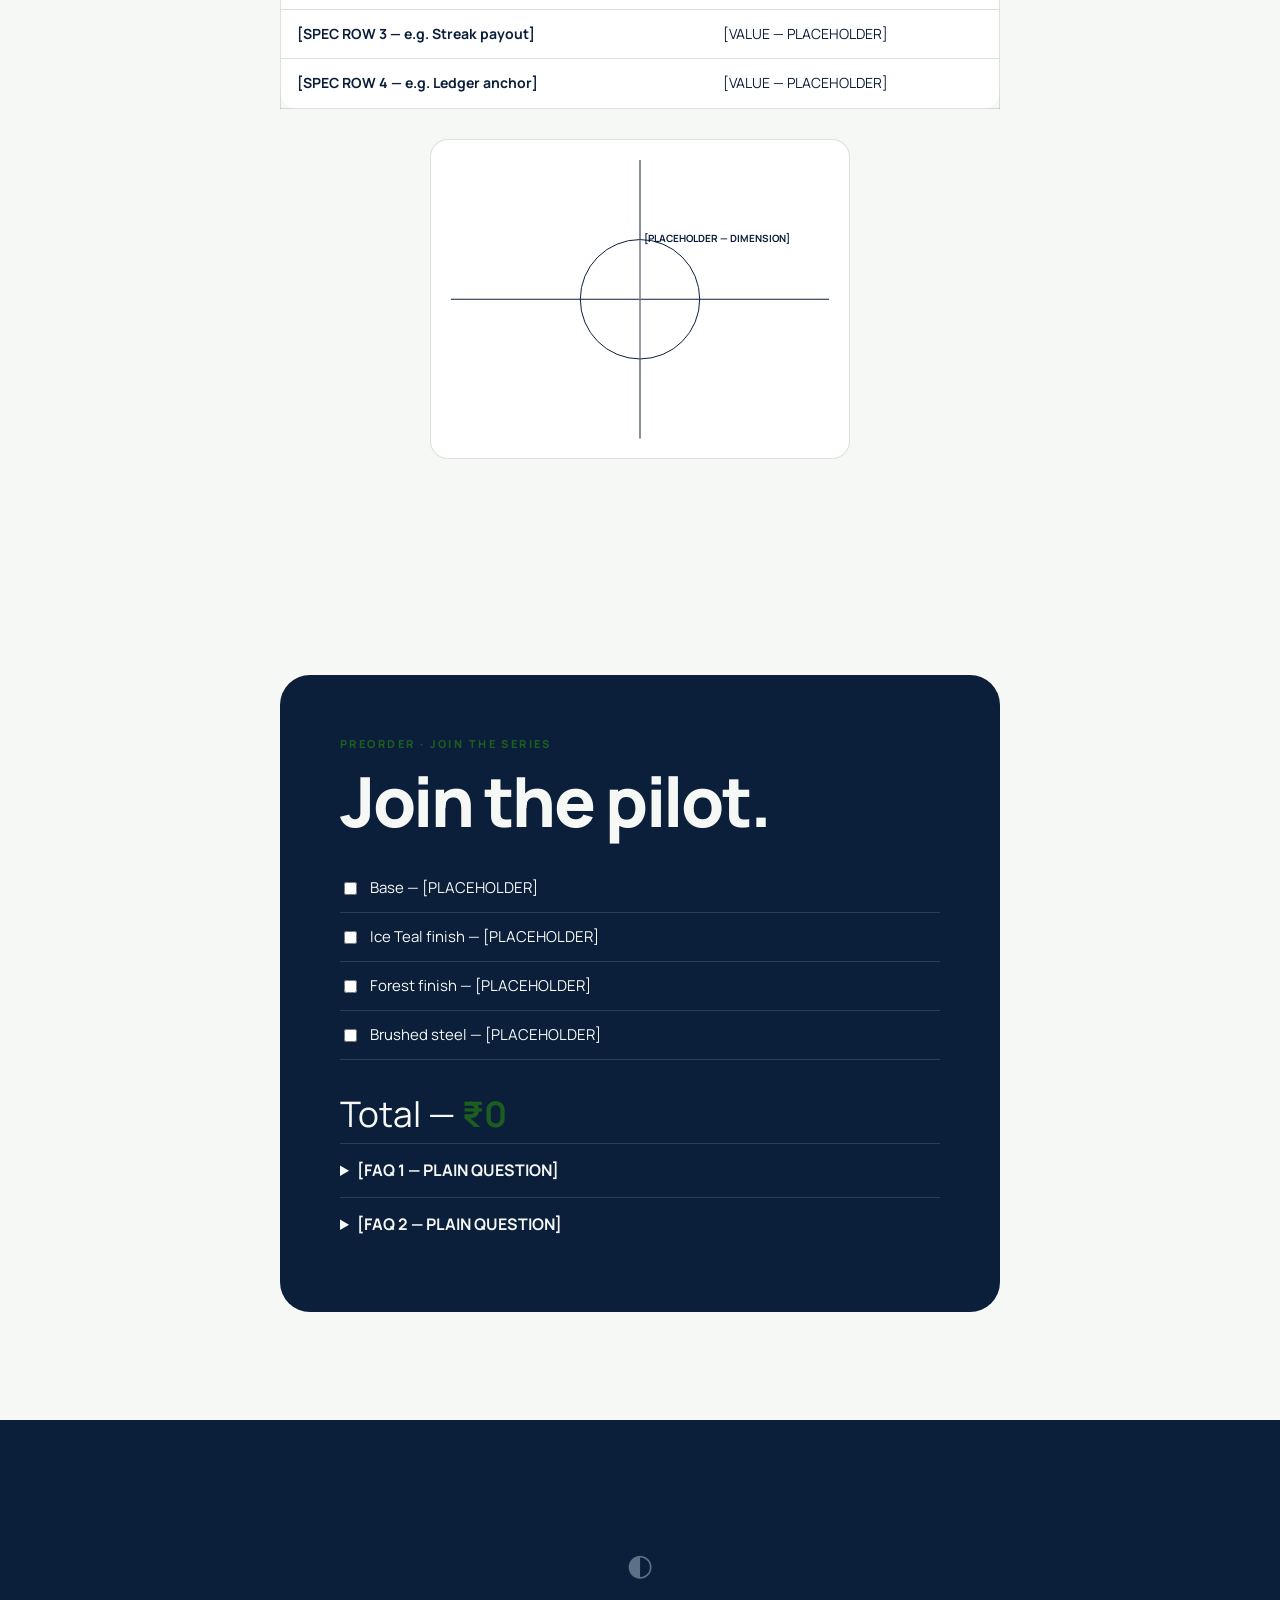
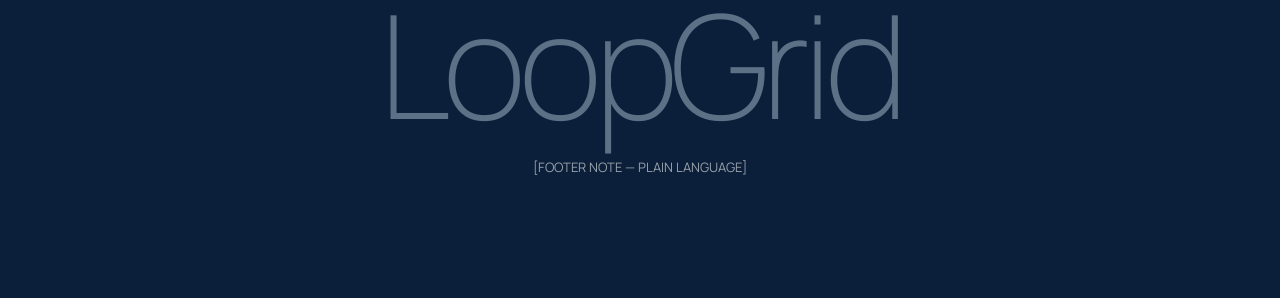
<file: loopgrid-launch.html>
<!DOCTYPE html>
<html lang="en">
<head>
  <meta charset="UTF-8">
  <meta name="viewport" content="width=device-width, initial-scale=1.0">
  <title>LoopGrid — Flagship Launch</title>
  <meta name="description" content="LoopGrid flagship launch — one loop, every material.">
  <link rel="preconnect" href="https://fonts.googleapis.com">
  <link rel="preconnect" href="https://fonts.gstatic.com" crossorigin>
  <link href="https://fonts.googleapis.com/css2?family=Manrope:wght@200;300;400;600;700;800&display=swap" rel="stylesheet">
  <link rel="icon" href="data:image/svg+xml,%3Csvg xmlns='http://www.w3.org/2000/svg' viewBox='0 0 32 32'%3E%3Ccircle cx='16' cy='16' r='14' fill='%231B5E20'/%3E%3Ccircle cx='16' cy='16' r='9' fill='%23F5F3EF'/%3E%3C/svg%3E">
  <link rel="stylesheet" href="assets/launch-grid.css">
</head>
<body>

  <header class="mast">
    <a class="mast-brand" href="#top">
      <span class="mast-mark" id="mastMark">◐</span>
      <span class="mast-name" id="mastName">LoopGrid</span>
    </a>
    <nav class="mast-nav">
      <a href="#sequence">The Object</a>
      <a href="#day">The Day</a>
      <a href="#phone">Alerts</a>
      <a href="#savings">Savings</a>
      <a href="#materials">Materials</a>
      <a href="#specs">Specs</a>
      <a href="#preorder">Preorder</a>
    </nav>
    <a class="mast-cta" href="#preorder">Join the pilot</a>
  </header>

  <main id="top">

    <section class="hero" id="hero">
      <div class="hero-stage" id="heroStage">
        <div class="hero-glow ice" id="heroGlow"></div>
        <div class="hero-num" id="heroNum" aria-hidden="true">1</div>
        <div class="product" id="productHero" aria-label="LoopGrid product render">
          <div class="ring"><div class="ring-sheen"></div></div>
          <div class="dome"></div>
          <div class="display" id="displayHero">
            <div class="display-num">37.5<span class="display-unit">°</span></div>
            <div class="tick" id="tickHero"></div>
          </div>
        </div>
      </div>
      <div class="hero-copy">
        <p class="kicker reveal-line" data-line="0">LOOPGRID · FLAGSHIP 01 · WASTE EXCHANGE</p>
        <h1 class="reveal-line" data-line="1">One bag. The whole chain.</h1>
        <p class="lede reveal-line" data-line="2">No new habit for the family. No item-by-item scanning. One photo at pickup — and the value of what they would otherwise throw away finds a buyer.</p>
      </div>
      <div class="hero-cta reveal-line" data-line="3">
        <a class="btn btn-ember" href="#preorder">Join the pilot — [PLACEHOLDER PRICE]</a>
        <a class="btn btn-ghost" href="#sequence">See the loop</a>
      </div>
    </section>

    <section class="pin-sec" id="sequence">
      <div class="pin">
        <div class="pin-inner">
          <p class="pin-kicker">THE OBJECT · WHAT IT IS</p>
          <h2 class="pin-title reveal-line" data-line="0">The loop, in one object.</h2>
          <div class="stage" id="stage">
            <div class="spec" id="specA" data-at="0.12"><span class="spec-tag">POSE A · SORT</span></div>
            <div class="spec" id="specB" data-at="0.34"><span class="spec-tag">POSE B · VERIFY</span></div>
            <div class="spec" id="specC" data-at="0.55"><span class="spec-tag">POSE C · MATCH</span></div>
            <div class="spec" id="specD" data-at="0.76"><span class="spec-tag">POSE D · ROUTE</span></div>
            <div class="stage-glow" id="stageGlow"></div>
            <div class="product" id="productSeq" aria-label="LoopGrid product render">
              <div class="ring"><div class="ring-sheen"></div></div>
              <div class="dome"></div>
              <div class="display" id="displaySeq">
                <div class="display-num">37.5<span class="display-unit">°</span></div>
                <div class="tick" id="tickSeq"></div>
              </div>
            </div>
            <div class="leader" id="leaderA"><span class="leader-tag">A</span></div>
            <div class="leader" id="leaderB"><span class="leader-tag">B</span></div>
            <div class="leader" id="leaderC"><span class="leader-tag">C</span></div>
          </div>
        </div>
      </div>
    </section>

    <section class="pin-sec pin-day" id="day">
      <div class="pin">
        <div class="pin-inner day-inner">
          <div class="day-copy">
            <p class="pin-kicker">THE DAY · HOW IT WORKS</p>
            <h2 class="pin-title reveal-line" data-line="0">The everyday loop.</h2>
            <p class="day-note reveal-line" data-line="1">One photo at pickup. One decision. Then the chain runs itself.</p>
          </div>
          <div class="day-stage">
            <div class="clock" id="clockBig">00:00</div>
            <div class="temp-chart-wrap">
              <svg class="temp-chart" id="tempChart" viewBox="0 0 600 220" role="img" aria-label="Temperature chart">
                <defs>
                  <linearGradient id="tempGrad" x1="0" y1="0" x2="1" y2="0">
                    <stop offset="0" stop-color="#00897B"></stop>
                    <stop offset="0.55" stop-color="#00897B"></stop>
                    <stop offset="0.55" stop-color="#1B5E20"></stop>
                    <stop offset="1" stop-color="#1B5E20"></stop>
                  </linearGradient>
                </defs>
                <line x1="0" y1="190" x2="600" y2="190" stroke="#0B1F3A" stroke-opacity="0.15"></line>
                <path id="tempPath" d="M0,160 C60,150 90,120 140,110 S 260,60 320,50 S 460,30 600,20" fill="none" stroke="url(#tempGrad)" stroke-width="3"></path>
                <circle id="tempDot" cx="0" cy="160" r="6" fill="#00897B"></circle>
              </svg>
            </div>
            <div class="product" id="productDay" aria-label="LoopGrid product render">
              <div class="ring"><div class="ring-sheen"></div></div>
              <div class="dome"></div>
              <div class="display" id="displayDay">
                <div class="display-num">37.5<span class="display-unit">°</span></div>
                <div class="tick" id="tickDay"></div>
              </div>
            </div>
          </div>
        </div>
      </div>
    </section>

    <section class="phone-sec" id="phone">
      <div class="phone-stage">
        <div class="phone" id="phone">
          <div class="phone-notch"></div>
          <div class="phone-screen">
            <div class="phone-notch2"></div>
            <div class="phone-time" id="phoneTime">09:41</div>
            <div class="phone-temp" id="phoneTemp">24°</div>
          </div>
        </div>
        <div class="notif notif-1" id="notif1">🔥 <b>Lot hot</b> — held for the cooler re-sort</div>
        <div class="notif notif-2" id="notif2">♻️ <b>Buyer chain created</b> — clean lot listed</div>
        <div class="notif notif-3" id="notif3">📊 <b>Savings updated</b> — <span data-placeholder="92">92</span>% diverted</div>
      </div>
      <div class="phone-copy">
        <p class="kicker">ALERTS · WHAT THE CUSTOMER SEES</p>
        <h2 class="pin-title reveal-line" data-line="0">The phone, kept quiet.</h2>
        <p class="lede reveal-line" data-line="1">Only the moments that actually matter ping. Sorting stays exactly as the family already does.</p>
      </div>
    </section>

    <section class="savings-sec" id="savings">
      <div class="savings-panel">
        <p class="kicker">SAVINGS · THE NUMBER</p>
        <div class="savings-big">
          <span class="savings-num" id="savingsNum">92%</span>
          <span class="savings-label">[PLACEHOLDER — % SAVED]</span>
        </div>
        <p class="savings-copy">Value that used to be lost now moves buyer to buyer — and the family keeps the difference instead of the guilt.</p>
        <div class="bars" id="bars">
          <div class="bar-row"><span>Plastic</span><i style="--h:42%"></i><b>42%</b></div>
          <div class="bar-row"><span>Paper</span><i style="--h:31%"></i><b>31%</b></div>
          <div class="bar-row"><span>Metal</span><i style="--h:18%"></i><b>18%</b></div>
          <div class="bar-row"><span>Glass</span><i style="--h:9%"></i><b>9%</b></div>
        </div>
      </div>
    </section>

    <section class="materials-sec" id="materials">
      <div class="materials-stage">
        <div class="closeup" id="closeup">
          <div class="closeup-face"></div>
        </div>
        <div class="finish-picker">
          <p class="kicker">MATERIALS · THE EDGES</p>
          <h2 class="pin-title reveal-line" data-line="0">Every material has its edge.</h2>
          <div class="finishes" id="finishes">
            <button class="finish" data-f="ice" style="--f:#00897B"><span></span>Ice Teal</button>
            <button class="finish" data-f="ember" style="--f:#1B5E20"><span></span>Forest</button>
            <button class="finish" data-f="steel" style="--f:#A8ACB1"><span></span>Steel</button>
          </div>
        </div>
      </div>
    </section>

    <section class="specs-sec" id="specs">
      <div class="specs-grid">
        <div class="specs-copy">
          <p class="kicker">SPECS · THE FACTS</p>
          <h2 class="pin-title reveal-line" data-line="0">The facts.</h2>
        </div>
        <div class="specs-table-wrap">
          <table class="specs-table" id="specsTable">
            <tbody>
              <tr><td>[SPEC ROW 1 — e.g. Conformal check]</td><td>[VALUE — PLACEHOLDER]</td></tr>
              <tr><td>[SPEC ROW 2 — e.g. Source score]</td><td>[VALUE — PLACEHOLDER]</td></tr>
              <tr><td>[SPEC ROW 3 — e.g. Streak payout]</td><td>[VALUE — PLACEHOLDER]</td></tr>
              <tr><td>[SPEC ROW 4 — e.g. Ledger anchor]</td><td>[VALUE — PLACEHOLDER]</td></tr>
            </tbody>
          </table>
        </div>
        <div class="drawing" id="drawing">
          <svg viewBox="0 0 400 300" role="img" aria-label="Technical drawing">
            <line x1="10" y1="150" x2="390" y2="150" stroke="#0B1F3A"></line>
            <line x1="200" y1="10" x2="200" y2="290" stroke="#0B1F3A"></line>
            <circle cx="200" cy="150" r="60" fill="none" stroke="#0B1F3A"></circle>
            <line x1="200" y1="90" x2="200" y2="210" stroke="#A8ACB1"></line>
            <text x="204" y="92" class="drawing-label">[PLACEHOLDER — DIMENSION]</text>
          </svg>
        </div>
      </div>
    </section>

    <section class="preorder-sec" id="preorder">
      <div class="preorder-card">
        <p class="kicker">PREORDER · JOIN THE SERIES</p>
        <h2 class="pin-title reveal-line" data-line="0">Join the pilot.</h2>
        <div class="options" id="options">
          <label class="option"><input type="checkbox" data-opt="base"> Base — [PLACEHOLDER]</label>
          <label class="option"><input type="checkbox" data-opt="ice"> Ice Teal finish — [PLACEHOLDER]</label>
          <label class="option"><input type="checkbox" data-opt="ember"> Forest finish — [PLACEHOLDER]</label>
          <label class="option"><input type="checkbox" data-opt="steel"> Brushed steel — [PLACEHOLDER]</label>
        </div>
        <div class="live-total">Total — <b id="liveTotal">[PLACEHOLDER — LIVE TOTAL]</b></div>
        <div class="faq">
          <details><summary>[FAQ 1 — PLAIN QUESTION]</summary><p>[ANSWER — PLACEHOLDER]</p></details>
          <details><summary>[FAQ 2 — PLAIN QUESTION]</summary><p>[ANSWER — PLACEHOLDER]</p></details>
        </div>
      </div>
    </section>
  </main>

  <footer class="footer" id="footer">
    <div class="footer-mark" id="footerMark">◐</div>
    <div class="footer-name" id="footerName">LoopGrid</div>
    <p class="footer-note">[FOOTER NOTE — PLAIN LANGUAGE]</p>
  </footer>

  <script src="assets/launch-grid.js"></script>
</body>
</html>
</file>
<file: assets/styles.css>
/* =========================================================
   LoopGrid — design system + motion
   Palette: forest #1B5E20 · teal #00897B · navy #0B1F3A
   ========================================================= */

/* ---------- Tokens ---------- */
:root {
  --navy: #0B1F3A;
  --navy-800: #102a4a;
  --navy-700: #17395f;
  --ink: #0B1F3A;
  --ink-2: #24384f;
  --muted: #5c7186;
  --muted-2: #8296a8;
  --green-900: #123d16;
  --green: #1B5E20;
  --green-600: #2E7D32;
  --green-500: #3d8f43;
  --green-100: #E4F1E6;
  --green-50: #F0F7F0;
  --teal: #00897B;
  --teal-600: #00897B;
  --teal-500: #12A594;
  --teal-100: #DDF2EF;
  --amber: #B7791F;
  --amber-100: #FDF1DA;
  --red: #C0392B;
  --red-100: #FBE7E3;
  --line: #E3E9E4;
  --line-2: #EDF1ED;
  --bg: #F5F8F4;
  --bg-2: #FBFCFA;
  --surface: #ffffff;
  --radius: 20px;
  --radius-sm: 14px;
  --radius-xs: 10px;
  --shadow-xs: 0 1px 2px rgba(11, 31, 58, .05);
  --shadow-sm: 0 2px 8px rgba(11, 31, 58, .05), 0 1px 2px rgba(11, 31, 58, .04);
  --shadow-md: 0 10px 30px -12px rgba(11, 31, 58, .18), 0 2px 8px rgba(11, 31, 58, .05);
  --shadow-lg: 0 30px 70px -30px rgba(11, 31, 58, .32), 0 8px 24px -12px rgba(11, 31, 58, .14);
  --ease-out: cubic-bezier(0.22, 1, 0.36, 1);
  --ease-move: cubic-bezier(0.25, 1, 0.5, 1);
  --ease-spring: cubic-bezier(0.34, 1.56, 0.64, 1);
  --font: "Inter", ui-sans-serif, system-ui, -apple-system, "Segoe UI", Roboto, Arial, sans-serif;
  --display: "Sora", var(--font);
}

*, *::before, *::after { box-sizing: border-box; }
html { -webkit-text-size-adjust: 100%; scroll-behavior: smooth; }
body {
  margin: 0;
  font-family: var(--font);
  color: var(--ink);
  background: var(--bg);
  font-size: 15px;
  line-height: 1.55;
  -webkit-font-smoothing: antialiased;
  text-rendering: optimizeLegibility;
}
h1, h2, h3, h4 { font-family: var(--display); margin: 0; letter-spacing: -.02em; line-height: 1.12; font-weight: 600; }
p { margin: 0; }
button { font: inherit; color: inherit; }
a { color: inherit; text-decoration: none; }
img, svg { display: block; }
ul, ol { margin: 0; padding: 0; list-style: none; }
input, textarea, select, button { font-family: inherit; }
::selection { background: #BEE3C4; color: #0B2B10; }

:focus-visible { outline: 2px solid var(--teal); outline-offset: 3px; border-radius: 8px; }

.sprite { position: absolute; width: 0; height: 0; overflow: hidden; }
.icon { width: 18px; height: 18px; flex: none; fill: none; stroke: currentColor; stroke-width: 1.7; stroke-linecap: round; stroke-linejoin: round; }

/* ---------- Buttons ---------- */
.btn {
  --btn-bg: transparent;
  display: inline-flex; align-items: center; justify-content: center; gap: 8px;
  padding: 11px 18px; border-radius: 12px; border: 1px solid transparent;
  font-weight: 600; font-size: 14px; letter-spacing: -.01em; cursor: pointer;
  background: var(--btn-bg); color: var(--ink); white-space: nowrap;
  transform: translateZ(0);
  will-change: auto;
  transition: transform 120ms var(--ease-out), box-shadow 120ms var(--ease-out),
              background-color 160ms ease, border-color 160ms ease, color 160ms ease;
}
.btn:hover { transform: translateY(-1px); }
.btn:active { transform: scale(.97); box-shadow: 0 2px 6px rgba(0,0,0,.18); }
.btn .icon { width: 17px; height: 17px; }
.btn-lg { padding: 14px 22px; font-size: 15px; border-radius: 14px; }
.btn-sm { padding: 8px 13px; font-size: 13px; border-radius: 10px; }
.btn-primary { background: var(--green); color: #fff; box-shadow: 0 8px 18px -10px rgba(27, 94, 32, .9); }
.btn-primary:hover { background: var(--green-600); box-shadow: 0 12px 24px -12px rgba(27, 94, 32, .9); }
.btn-accent { background: linear-gradient(135deg, #2E7D32, #00897B); color: #fff; box-shadow: 0 14px 30px -14px rgba(0, 137, 123, .9); }
.btn-accent:hover { filter: brightness(1.05); }
.btn-outline { border-color: #CBD8CD; background: #fff; color: var(--ink); }
.btn-outline:hover { border-color: var(--green-500); background: var(--green-50); }
.btn-ghost { background: transparent; color: var(--ink-2); border-color: transparent; }
.btn-ghost:hover { background: #EAF1EA; }
.btn-soft { background: var(--green-100); color: var(--green-900); }
.btn-soft:hover { background: #D6EAD9; }
.btn-glass { background: rgba(255,255,255,.09); border-color: rgba(255,255,255,.22); color: #fff; backdrop-filter: blur(8px); }
.btn-glass:hover { background: rgba(255,255,255,.16); }
.btn.full { width: 100%; }
.btn[disabled] { opacity: .6; pointer-events: none; }
.icon-btn {
  width: 40px; height: 40px; border-radius: 12px; border: 1px solid transparent;
  display: inline-grid; place-items: center; background: transparent; cursor: pointer; color: var(--ink-2);
  transition: transform 120ms var(--ease-out), background-color 160ms ease, border-color 160ms ease;
}
.icon-btn:hover { background: #EDF3ED; }
.icon-btn:active { transform: scale(.94); }
.icon-btn .icon { width: 20px; height: 20px; }
.has-dot { position: relative; }
.notif-dot { position: absolute; top: 9px; right: 10px; width: 7px; height: 7px; border-radius: 50%; background: var(--red); box-shadow: 0 0 0 2px #fff; }
.has-dot.pinged .icon { animation: bellShake 500ms var(--ease-spring); }
@keyframes bellShake { 0%,100%{transform:rotate(0)} 25%{transform:rotate(-12deg)} 55%{transform:rotate(9deg)} 80%{transform:rotate(-4deg)} }

/* ---------- Bits ---------- */
.chip {
  display: inline-flex; align-items: center; gap: 6px;
  padding: 5px 10px; border-radius: 999px; font-size: 11.5px; font-weight: 600;
  background: #EFF3EF; color: var(--ink-2); border: 1px solid var(--line);
}
.chip .icon { width: 13px; height: 13px; }
.chip.good { background: var(--green-100); color: var(--green-900); border-color: #CFE6D3; }
.chip.warn { background: var(--amber-100); color: #7A4F0B; border-color: #F3DFB6; }
.chip.blue { background: #E3EEF8; color: #14507E; border-color: #C9DFF1; }
.chip.red { background: var(--red-100); color: #8A2B20; border-color: #F3CDC6; }
.card {
  background: var(--surface); border: 1px solid var(--line); border-radius: var(--radius);
  box-shadow: var(--shadow-xs); padding: 22px;
}
.card-label { font-size: 11.5px; font-weight: 700; letter-spacing: .09em; text-transform: uppercase; color: var(--muted-2); }
.card-head { display: flex; align-items: flex-start; justify-content: space-between; gap: 16px; margin-bottom: 18px; }
.card-head h2 { font-size: 17px; }
.card-head p { font-size: 12.5px; color: var(--muted); margin-top: 3px; }
.live-dot { width: 7px; height: 7px; border-radius: 50%; background: #3ECF6E; display: inline-block; box-shadow: 0 0 0 3px rgba(62,207,110,.16); animation: livePulse 2.4s ease-in-out infinite; }
@keyframes livePulse { 0%,100% { box-shadow: 0 0 0 3px rgba(62,207,110,.14);} 50% { box-shadow: 0 0 0 5px rgba(62,207,110,.05);} }
.live-tag { display: inline-flex; align-items: center; gap: 6px; font-size: 11.5px; font-weight: 600; color: var(--green-600); background: var(--green-50); border: 1px solid #DCEDDE; padding: 5px 9px; border-radius: 999px; }
.dot { width: 7px; height: 7px; border-radius: 50%; display: inline-block; }
.dot.green { background: #3E9142; } .dot.teal { background: var(--teal); } .dot.grey { background: #C7D2C9; }
.dot.amber { background: #E0A32E; } .dot.red { background: #D14B3A; }
.meter { height: 8px; border-radius: 99px; background: #E9EFE9; overflow: hidden; }
.meter i, .side-progress i, .scan-progress i { display: block; height: 100%; width: 100%; border-radius: inherit; background: linear-gradient(90deg, var(--green-600), var(--teal-500)); transform-origin: left; transform: scaleX(var(--s, 0)); transition: transform 400ms var(--ease-out); }
.ticks { display: grid; gap: 8px; margin-top: 16px; }
.ticks li { position: relative; padding-left: 24px; font-size: 13px; color: var(--ink-2); }
.ticks li::before {
  content: ""; position: absolute; left: 0; top: 4px; width: 14px; height: 14px; border-radius: 50%;
  background: var(--green-100) url("data:image/svg+xml,%3Csvg xmlns='http://www.w3.org/2000/svg' viewBox='0 0 24 24' fill='none' stroke='%231B5E20' stroke-width='3' stroke-linecap='round' stroke-linejoin='round'%3E%3Cpath d='m5 12.5 4.5 4.5L19 7'/%3E%3C/svg%3E") center/9px no-repeat;
}

/* =========================================================
   LANDING
   ========================================================= */
.landing { background: var(--bg-2); }
.site-nav {
  position: sticky; top: 0; z-index: 60;
  display: flex; align-items: center; gap: 28px;
  padding: 14px clamp(20px, 5vw, 56px);
  background: rgba(251, 252, 250, .82);
  border-bottom: 1px solid rgba(227, 233, 228, .8);
  backdrop-filter: blur(16px) saturate(140%);
}
.brand { display: inline-flex; align-items: center; gap: 10px; font-family: var(--display); font-weight: 700; font-size: 19px; letter-spacing: -.03em; }
.brand-mark {
  width: 34px; height: 34px; border-radius: 10px; display: grid; place-items: center; flex: none;
  background: linear-gradient(150deg, #1B5E20, #0E4C45); color: #B9F0C4;
  box-shadow: inset 0 1px 0 rgba(255,255,255,.22), 0 6px 14px -8px rgba(27,94,32,.8);
}
.brand-mark svg { width: 21px; height: 21px; }
.brand-mark.small { width: 30px; height: 30px; border-radius: 9px; }
.brand-dot { color: var(--teal); }
.site-links { display: flex; gap: 26px; margin-left: 14px; }
.site-links a { font-size: 13.5px; font-weight: 500; color: var(--ink-2); position: relative; padding: 4px 0; transition: color 160ms ease; }
.site-links a::after { content: ""; position: absolute; left: 0; bottom: 0; width: 100%; height: 1.5px; background: var(--green-600); transform: scaleX(0); transform-origin: left; transition: transform 220ms var(--ease-out); }
.site-links a:hover { color: var(--green-900); }
.site-links a:hover::after { transform: scaleX(1); }
.site-nav-actions { margin-left: auto; display: flex; align-items: center; gap: 8px; }

/* Hero */
.hero { position: relative; overflow: hidden; padding: clamp(48px, 7vw, 84px) clamp(20px, 5vw, 56px) 0; background: linear-gradient(180deg, #F2F7F1 0%, #FAFCF9 68%, #F5F8F4 100%); }
.hero-glow { position: absolute; inset: -20% -10% auto -10%; height: 120%; background:
  radial-gradient(46% 42% at 18% 18%, rgba(46,125,50,.14), transparent 70%),
  radial-gradient(38% 38% at 82% 12%, rgba(0,137,123,.13), transparent 70%),
  radial-gradient(30% 40% at 62% 80%, rgba(184,220,188,.3), transparent 70%);
  pointer-events: none;
}
.hero-grid-bg { position: absolute; inset: 0; background-image: linear-gradient(rgba(11,31,58,.045) 1px, transparent 1px), linear-gradient(90deg, rgba(11,31,58,.045) 1px, transparent 1px); background-size: 56px 56px; mask-image: radial-gradient(70% 70% at 50% 30%, #000 20%, transparent 78%); pointer-events: none; }
.hero-inner { position: relative; max-width: 1200px; margin: 0 auto; display: grid; grid-template-columns: 1.05fr .95fr; gap: clamp(32px, 5vw, 64px); align-items: center; padding-bottom: clamp(48px, 6vw, 80px); }
.eyebrow-pill {
  display: inline-flex; align-items: center; gap: 8px; padding: 7px 12px; border-radius: 999px;
  background: rgba(255,255,255,.7); border: 1px solid #D9E6DA; color: var(--ink-2);
  font-size: 11.5px; font-weight: 600; letter-spacing: .02em; box-shadow: var(--shadow-xs);
}
.hero h1 { font-size: clamp(38px, 4.6vw, 62px); line-height: 1.03; letter-spacing: -.035em; margin: 22px 0 20px; color: var(--navy); }
.hero h1 .grad { background: linear-gradient(100deg, #1B5E20 10%, #00897B 85%); -webkit-background-clip: text; background-clip: text; color: transparent; }
.hero-sub { font-size: clamp(15px, 1.2vw, 17px); color: var(--ink-2); max-width: 560px; line-height: 1.62; }
.hero-cta { display: flex; flex-wrap: wrap; gap: 10px; margin-top: 30px; }
.hero-cta .btn-glass { background: #fff; border-color: #D8E3D9; color: var(--ink); box-shadow: var(--shadow-sm); }
.hero-cta .btn-glass:hover { background: #F4F9F4; }
.hero-proof { display: flex; align-items: center; gap: 12px; margin-top: 30px; }
.avatars { display: flex; }
.avatars span { width: 32px; height: 32px; border-radius: 50%; display: grid; place-items: center; background: #fff; border: 2px solid #F4F8F3; font-size: 14px; margin-left: -8px; box-shadow: var(--shadow-xs); }
.avatars span:first-child { margin-left: 0; }
.hero-proof p { font-size: 12.5px; color: var(--muted); max-width: 300px; }
.hero-proof strong { color: var(--ink); }

/* Hero visual */
.hero-visual { position: relative; display: flex; justify-content: center; padding: 10px 0 26px; }
.scan-card {
  position: relative; width: min(360px, 100%); background: #fff; border: 1px solid #E1E9E2; border-radius: 24px;
  padding: 18px; box-shadow: 0 40px 80px -40px rgba(11,31,58,.4), 0 12px 30px -18px rgba(11,31,58,.2);
  animation: cardFloat 7s ease-in-out infinite;
}
@keyframes cardFloat { 0%,100% { transform: translateY(0);} 50% { transform: translateY(-9px);} }
.scan-card-top { display: flex; align-items: center; justify-content: space-between; margin-bottom: 12px; }
.mini-label { display: inline-flex; align-items: center; gap: 7px; font-size: 10.5px; font-weight: 700; letter-spacing: .08em; text-transform: uppercase; color: var(--muted); }
.mini-chip { font-size: 10.5px; font-weight: 700; color: var(--green-900); background: var(--green-100); border-radius: 999px; padding: 4px 9px; }
.scan-frame { position: relative; border-radius: 18px; background: radial-gradient(circle at 50% 40%, #EAF4EA, #DCE9DD); height: 190px; display: grid; place-items: center; overflow: hidden; }
.scan-frame-item { font-size: 82px; filter: drop-shadow(0 12px 18px rgba(11,31,58,.18)); animation: itemBob 4.5s ease-in-out infinite; }
@keyframes itemBob { 0%,100% { transform: translateY(0) rotate(-2deg);} 50% { transform: translateY(-6px) rotate(2deg);} }
.corner { position: absolute; width: 18px; height: 18px; border: 2.5px solid rgba(27,94,32,.85); border-radius: 2px; }
.corner.tl { top: 12px; left: 12px; border-right: 0; border-bottom: 0; }
.corner.tr { top: 12px; right: 12px; border-left: 0; border-bottom: 0; }
.corner.bl { bottom: 12px; left: 12px; border-right: 0; border-top: 0; }
.corner.br { bottom: 12px; right: 12px; border-left: 0; border-top: 0; }
.scanline { position: absolute; left: 8%; right: 8%; height: 2px; top: 10%; background: linear-gradient(90deg, transparent, rgba(0,137,123,.75), transparent); animation: scanSweep 3.6s var(--ease-out) infinite; opacity: .8; }
@keyframes scanSweep { 0% { transform: translateY(0); opacity: 0; } 12% { opacity: .9; } 88% { opacity: .9; } 100% { transform: translateY(150px); opacity: 0; } }
.scan-verdict { display: flex; align-items: center; justify-content: space-between; margin-top: 14px; }
.scan-name { font-family: var(--display); font-weight: 600; font-size: 17px; }
.scan-meta { font-size: 11.5px; color: var(--muted); margin-top: 2px; }
.bin-chip { width: 38px; height: 38px; border-radius: 11px; display: grid; place-items: center; font-size: 17px; }
.bin-chip.blue { background: #E3EEF8; }
.scan-metrics { display: grid; grid-template-columns: repeat(3, 1fr); gap: 8px; margin-top: 14px; padding-top: 14px; border-top: 1px dashed #E1E9E2; }
.scan-metrics span { display: block; font-size: 10px; color: var(--muted-2); text-transform: uppercase; letter-spacing: .07em; font-weight: 600; }
.scan-metrics strong { font-size: 14px; font-family: var(--display); font-weight: 600; }
.scan-progress { height: 5px; border-radius: 99px; background: #EDF2ED; margin-top: 14px; overflow: hidden; }
.scan-progress i { background: linear-gradient(90deg, var(--green-600), var(--teal-500)); }
.scan-foot { font-size: 10.5px; color: var(--muted); margin-top: 8px; }
.float-chip {
  position: absolute; display: inline-flex; align-items: center; gap: 7px;
  background: rgba(255,255,255,.92); border: 1px solid #E1E9E2; border-radius: 999px;
  padding: 8px 13px; font-size: 11.5px; font-weight: 500; color: var(--ink-2);
  box-shadow: 0 16px 34px -20px rgba(11,31,58,.45); backdrop-filter: blur(8px);
}
.float-chip strong { color: var(--green-900); }
.chip-a { top: 26px; left: -6px; animation: chipFloat 6s ease-in-out infinite; }
.chip-b { bottom: 92px; right: -14px; animation: chipFloat 6s ease-in-out .8s infinite; }
.chip-c { bottom: 22px; left: 18px; animation: chipFloat 6s ease-in-out 1.6s infinite; }
@keyframes chipFloat { 0%,100% { transform: translateY(0);} 50% { transform: translateY(-7px);} }

.hero-stats {
  position: relative; max-width: 1200px; margin: 0 auto; transform: translateY(0);
  display: grid; grid-template-columns: repeat(4, 1fr);
  background: #fff; border: 1px solid var(--line); border-radius: 20px;
  box-shadow: var(--shadow-md); overflow: hidden;
}
.hero-stats .stat { padding: 22px 24px; border-left: 1px solid var(--line-2); }
.hero-stats .stat:first-child { border-left: 0; }
.hero-stats strong { display: block; font-family: var(--display); font-size: clamp(22px, 2.4vw, 30px); letter-spacing: -.03em; color: var(--green-900); }
.hero-stats span { font-size: 11.5px; color: var(--muted); display: block; margin-top: 3px; max-width: 200px; }

/* Sections */
.section { max-width: 1200px; margin: 0 auto; padding: clamp(64px, 8vw, 104px) clamp(20px, 4vw, 32px); }
.section-tint { max-width: none; background: linear-gradient(180deg, #F0F6EF, #F7FAF6); border-block: 1px solid #E7EEE7; }
.section-tint > * { max-width: 1200px; margin-inline: auto; }
.section-head { max-width: 720px; margin-bottom: 44px; }
.kicker { display: inline-block; font-size: 11px; font-weight: 700; letter-spacing: .14em; text-transform: uppercase; color: var(--teal); margin-bottom: 14px; }
.kicker.light { color: #9FE3C2; }
.section-head h2 { font-size: clamp(28px, 3.6vw, 44px); letter-spacing: -.03em; color: var(--navy); }
.section-head h2 em { font-style: normal; color: var(--green-600); }
.section-head p { margin-top: 16px; color: var(--muted); font-size: 15.5px; max-width: 620px; }

/* Broken chain */
.broken-chain { display: flex; align-items: stretch; gap: 0; margin-bottom: 34px; background: #fff; border: 1px solid var(--line); border-radius: var(--radius); padding: 22px; box-shadow: var(--shadow-sm); overflow-x: auto; }
.chain-node { flex: 1 1 0; min-width: 132px; text-align: center; padding: 10px 6px; border-radius: 12px; }
.chain-node .chain-emoji { font-size: 26px; display: block; margin-bottom: 8px; }
.chain-node b { font-size: 12.5px; display: block; }
.chain-node small { font-size: 10.5px; color: var(--muted); display: block; margin-top: 3px; }
.chain-node.danger { background: var(--red-100); }
.chain-link { flex: 0 0 64px; display: flex; flex-direction: column; align-items: center; justify-content: center; gap: 5px; position: relative; }
.chain-link::before { content: ""; position: absolute; top: 50%; left: 0; right: 0; border-top: 2px dashed #E0A9A1; }
.chain-link span { position: relative; width: 22px; height: 22px; border-radius: 50%; background: #fff; border: 1.5px dashed #D98074; color: var(--red); display: grid; place-items: center; font-size: 10px; font-weight: 700; }
.chain-link small { position: relative; font-size: 8.5px; color: var(--red); text-transform: uppercase; letter-spacing: .04em; text-align: center; background: #fff; padding: 0 2px; }

.problem-grid { display: grid; grid-template-columns: repeat(3, 1fr); gap: 16px; }
.problem-card { position: relative; background: #fff; border: 1px solid var(--line); border-radius: var(--radius); padding: 26px; box-shadow: var(--shadow-xs); transition: transform 260ms var(--ease-out), box-shadow 260ms var(--ease-out), border-color 260ms ease; }
.problem-card:hover { transform: translateY(-3px); box-shadow: var(--shadow-md); border-color: #D3E3D5; }
.problem-num { font-family: var(--display); font-size: 12px; font-weight: 700; color: var(--teal); letter-spacing: .08em; }
.problem-card h3 { font-size: 18px; margin: 10px 0 10px; }
.problem-card p { font-size: 13.5px; color: var(--muted); line-height: 1.6; }
.problem-tag { display: inline-block; margin-top: 16px; font-size: 11px; font-weight: 600; color: var(--green-900); background: var(--green-50); border: 1px solid #DDEDDF; border-radius: 8px; padding: 6px 10px; }

/* Flow */
.flow { position: relative; display: grid; grid-template-columns: repeat(6, 1fr); gap: 10px; padding: 8px 0 0; }
.flow::before { content: ""; position: absolute; top: 52px; left: 7%; right: 7%; height: 1.5px; background: repeating-linear-gradient(90deg, #BFD8C3 0 8px, transparent 8px 15px); }
.flow-step { position: relative; text-align: center; padding: 0 6px; }
.flow-num { display: grid; place-items: center; width: 26px; height: 26px; border-radius: 50%; background: #fff; border: 1.5px solid #CFE3D2; color: var(--green-900); font-size: 11px; font-weight: 700; margin: 0 auto 8px; position: relative; z-index: 2; }
.flow-icon { display: grid; place-items: center; width: 54px; height: 54px; margin: 0 auto 12px; border-radius: 16px; background: #fff; border: 1px solid #E1EBE2; box-shadow: var(--shadow-sm); font-size: 23px; position: relative; z-index: 2; }
.flow-step b { display: block; font-size: 13px; }
.flow-step small { display: block; font-size: 10.5px; color: var(--muted); margin-top: 3px; }
.flow-loop { grid-column: 1 / -1; text-align: center; margin-top: 26px; font-size: 11.5px; color: var(--teal); font-weight: 500; }

/* Layers */
.layers { display: grid; grid-template-columns: repeat(3, 1fr); gap: 16px; margin-top: 54px; }
.layer-card { background: #fff; border: 1px solid var(--line); border-radius: var(--radius); padding: 24px; box-shadow: var(--shadow-xs); transition: transform 260ms var(--ease-out), box-shadow 260ms var(--ease-out); }
.layer-card:hover { transform: translateY(-3px); box-shadow: var(--shadow-md); }
.layer-top { display: flex; align-items: center; justify-content: space-between; margin-bottom: 16px; }
.layer-icon { width: 42px; height: 42px; border-radius: 12px; display: grid; place-items: center; }
.layer-icon.green { background: var(--green-100); color: var(--green); }
.layer-icon.teal { background: var(--teal-100); color: var(--teal); }
.layer-icon.navy { background: #E4EBF4; color: var(--navy); }
.layer-icon .icon { width: 21px; height: 21px; }
.layer-tag { font-size: 10px; font-weight: 700; letter-spacing: .12em; color: var(--muted-2); border: 1px solid var(--line); padding: 4px 8px; border-radius: 6px; }
.layer-card h3 { font-size: 19px; margin-bottom: 8px; }
.layer-card p { font-size: 13px; color: var(--muted); }

/* Impact band */
.impact-band { position: relative; overflow: hidden; background: linear-gradient(135deg, #071528 0%, #0B1F3A 45%, #0E3B33 100%); color: #fff; padding: clamp(64px, 8vw, 96px) clamp(20px, 5vw, 56px); }
.impact-band::before { content: ""; position: absolute; inset: 0; background: radial-gradient(50% 60% at 80% 20%, rgba(0,137,123,.3), transparent 70%), radial-gradient(40% 50% at 10% 90%, rgba(46,125,50,.28), transparent 70%); }
.impact-band::after { content: ""; position: absolute; inset: 0; background-image: radial-gradient(rgba(255,255,255,.08) 1px, transparent 1px); background-size: 26px 26px; mask-image: radial-gradient(60% 60% at 50% 40%, #000, transparent 80%); }
.impact-band-inner { position: relative; max-width: 1100px; margin: 0 auto; }
.impact-band h2 { font-size: clamp(30px, 4vw, 50px); letter-spacing: -.035em; margin-bottom: 36px; }
.impact-big { display: flex; align-items: flex-end; gap: 28px; flex-wrap: wrap; padding-bottom: 32px; border-bottom: 1px solid rgba(255,255,255,.14); }
.impact-big strong { font-family: var(--display); font-size: clamp(52px, 7vw, 84px); font-weight: 600; letter-spacing: -.05em; line-height: .95; color: #C9F5CF; }
.impact-big strong small { font-size: clamp(16px, 2vw, 22px); letter-spacing: -.01em; color: rgba(201,245,207,.7); }
.impact-big > span { font-size: 13.5px; color: rgba(255,255,255,.62); max-width: 360px; line-height: 1.6; }
.impact-mini { display: grid; grid-template-columns: repeat(4, 1fr); gap: 20px; margin-top: 30px; }
.impact-mini b { display: block; font-family: var(--display); font-size: 24px; color: #fff; letter-spacing: -.02em; }
.impact-mini span { font-size: 11.5px; color: rgba(255,255,255,.55); }

/* Pricing */
.price-grid { display: grid; grid-template-columns: repeat(3, 1fr); gap: 16px; align-items: stretch; }
.price-card { position: relative; background: #fff; border: 1px solid var(--line); border-radius: var(--radius); padding: 28px; display: flex; flex-direction: column; box-shadow: var(--shadow-xs); }
.price-card h3 { font-size: 15px; color: var(--ink-2); }
.price { font-family: var(--display); font-size: 38px; letter-spacing: -.04em; margin: 14px 0 4px; color: var(--navy); }
.price span { font-size: 13px; font-family: var(--font); color: var(--muted); letter-spacing: 0; font-weight: 500; }
.price-sub { font-size: 12.5px; color: var(--muted); margin-bottom: 6px; }
.price-card .ticks { flex: 1; margin-bottom: 22px; }
.price-card.featured { background: linear-gradient(170deg, #0B1F3A, #0C2B33); border-color: #143a44; color: #fff; box-shadow: var(--shadow-lg); transform: translateY(-6px); }
.price-card.featured h3 { color: rgba(255,255,255,.72); }
.price-card.featured .price { color: #C9F5CF; }
.price-card.featured .price span, .price-card.featured .price-sub { color: rgba(255,255,255,.55); }
.price-card.featured .ticks li { color: rgba(255,255,255,.82); }
.price-card.featured .ticks li::before { background-color: rgba(159,227,194,.16); }
.price-card.featured .btn-primary { background: #C9F5CF; color: #0B2B10; }
.price-flag { position: absolute; top: -11px; right: 20px; font-size: 10px; font-weight: 700; letter-spacing: .06em; text-transform: uppercase; background: #C9F5CF; color: #0B2B10; padding: 5px 10px; border-radius: 999px; }

/* CTA */
.cta-final {
  max-width: 1200px; margin: 0 auto clamp(56px, 7vw, 88px);
  display: flex; align-items: center; justify-content: space-between; gap: 28px; flex-wrap: wrap;
  background: linear-gradient(120deg, #123d16, #0E4C45 60%, #0B1F3A);
  color: #fff; border-radius: 28px; padding: clamp(34px, 5vw, 56px);
  box-shadow: 0 40px 80px -50px rgba(11,31,58,.8); position: relative; overflow: hidden;
}
.cta-final::after { content: ""; position: absolute; inset: 0; background: radial-gradient(40% 90% at 88% 10%, rgba(0,137,123,.4), transparent 70%); }
.cta-final > * { position: relative; }
.cta-final h2 { font-size: clamp(28px, 3.4vw, 40px); letter-spacing: -.03em; }
.cta-actions { display: flex; gap: 10px; flex-wrap: wrap; }

/* Footer */
.site-footer { border-top: 1px solid var(--line); padding: 30px clamp(20px, 5vw, 56px) 40px; display: flex; align-items: flex-start; justify-content: space-between; gap: 24px; flex-wrap: wrap; background: #FBFCFA; }
.footer-brand { display: flex; gap: 12px; align-items: center; }
.footer-brand b { font-family: var(--display); font-size: 15px; }
.footer-brand p { font-size: 12px; color: var(--muted); }
.footer-note { font-size: 11.5px; color: var(--muted-2); max-width: 560px; line-height: 1.6; }

/* =========================================================
   APP SHELL
   ========================================================= */
.app { display: grid; grid-template-columns: 264px minmax(0, 1fr); min-height: 100vh; background: var(--bg); }
.app[hidden] { display: none; }
/* Kept out of the grid flow on desktop; only becomes an overlay on mobile. */
.sidebar-scrim { display: none; }
.sidebar {
  position: sticky; top: 0; height: 100vh; display: flex; flex-direction: column;
  background: #FCFDFB; border-right: 1px solid var(--line); padding: 18px 16px; z-index: 50;
}
.sidebar-top { display: flex; align-items: center; justify-content: space-between; padding: 4px 6px 22px; }
.app-brand { font-size: 17px; }
.sidebar-close { display: none; }
.side-label { font-size: 10px; font-weight: 700; letter-spacing: .12em; text-transform: uppercase; color: var(--muted-2); padding: 0 12px; margin-bottom: 8px; }
.side-nav { display: grid; gap: 2px; }
.side-link {
  display: flex; align-items: center; gap: 11px; width: 100%; padding: 10px 12px; border: 0; background: transparent;
  border-radius: 11px; font-size: 13.5px; font-weight: 500; color: var(--ink-2); cursor: pointer; text-align: left;
  transition: background-color 160ms ease, color 160ms ease, transform 120ms var(--ease-out);
}
.side-link:hover { background: #EFF4EF; }
.side-link:active { transform: scale(.985); }
.side-link .icon { width: 19px; height: 19px; color: var(--muted); transition: color 160ms ease; }
.side-link.active { background: var(--green-100); color: var(--green-900); font-weight: 600; }
.side-link.active .icon { color: var(--green); }
.side-badge { margin-left: auto; font-style: normal; font-size: 10px; font-weight: 700; padding: 2px 7px; border-radius: 999px; background: #E9EFE9; color: var(--muted); }
.side-link.active .side-badge { background: #fff; color: var(--green-900); }
.side-impact { margin-top: auto; background: linear-gradient(165deg, #0B1F3A, #10352f); color: #fff; border-radius: 16px; padding: 16px; }
.side-impact-head { display: flex; align-items: center; gap: 7px; font-size: 10.5px; font-weight: 700; letter-spacing: .08em; text-transform: uppercase; color: rgba(255,255,255,.6); }
.side-impact-head .icon { width: 14px; height: 14px; color: #9FE3C2; }
.side-impact strong { display: block; font-family: var(--display); font-size: 26px; letter-spacing: -.03em; margin-top: 8px; color: #C9F5CF; }
.side-impact p { font-size: 11px; color: rgba(255,255,255,.55); }
.side-progress { height: 5px; border-radius: 99px; background: rgba(255,255,255,.14); margin: 12px 0 7px; overflow: hidden; }
.side-progress i { background: linear-gradient(90deg, #6FCF97, #26A69A); }
.side-impact small { font-size: 10px; color: rgba(255,255,255,.5); }
.side-foot { margin-top: 14px; display: grid; gap: 6px; }
.user-chip { display: flex; align-items: center; gap: 10px; padding: 10px; border-radius: 12px; border: 1px solid var(--line); background: #fff; cursor: pointer; }
.avatar { width: 32px; height: 32px; border-radius: 50%; display: grid; place-items: center; background: linear-gradient(140deg, #2E7D32, #00897B); color: #fff; font-weight: 700; font-size: 13px; flex: none; }
.user-chip b { display: block; font-size: 12px; }
.user-chip small { display: block; font-size: 10px; color: var(--muted); }
.user-chip .icon { margin-left: auto; width: 15px; height: 15px; color: var(--muted-2); }

.app-main { min-width: 0; display: flex; flex-direction: column; min-height: 100vh; }
.topbar {
  position: sticky; top: 0; z-index: 40; display: flex; align-items: center; gap: 14px;
  padding: 12px clamp(16px, 3vw, 30px); background: rgba(245, 248, 244, .82);
  backdrop-filter: blur(14px) saturate(140%); border-bottom: 1px solid var(--line);
}
.crumb { display: flex; align-items: center; gap: 8px; font-size: 12.5px; font-weight: 600; color: var(--muted); }
.crumb-dot { width: 6px; height: 6px; border-radius: 50%; background: var(--teal); }
.topbar-actions { margin-left: auto; display: flex; align-items: center; gap: 10px; }
.role-switch { display: flex; padding: 3px; background: #E9EFE9; border-radius: 11px; gap: 2px; }
.role-btn { border: 0; background: transparent; padding: 7px 12px; border-radius: 8px; font-size: 11.5px; font-weight: 600; color: var(--muted); cursor: pointer; transition: background-color 180ms ease, color 180ms ease, transform 120ms var(--ease-out); }
.role-btn:hover { color: var(--ink); }
.role-btn.active { background: #fff; color: var(--green-900); box-shadow: 0 1px 3px rgba(11,31,58,.12); }
.role-btn:active { transform: scale(.96); }
.avatar-btn { width: 36px; height: 36px; border-radius: 50%; border: 0; background: linear-gradient(140deg, #2E7D32, #00897B); color: #fff; font-weight: 700; font-size: 13px; cursor: pointer; transition: transform 120ms var(--ease-out); }
.avatar-btn:active { transform: scale(.94); }
.mobile-menu { display: none; }

.view { width: 100%; max-width: 1320px; margin: 0 auto; padding: 26px clamp(16px, 3vw, 32px) 60px; flex: 1; }
.page { display: none; }
.page.is-active { display: block; }

/* Page transition */
.page-enter { transform: translateX(26px); opacity: 0; transition: transform 300ms var(--ease-move), opacity 240ms ease-out; }
.page-enter.active { transform: translateX(0); opacity: 1; }

/* Page head */
.page-head { display: flex; align-items: flex-end; justify-content: space-between; gap: 20px; margin-bottom: 24px; flex-wrap: wrap; }
.eyebrow { display: inline-flex; align-items: center; gap: 7px; font-size: 11px; font-weight: 600; letter-spacing: .06em; text-transform: uppercase; color: var(--teal); margin-bottom: 8px; }
.page-head h1 { font-size: clamp(26px, 3vw, 34px); letter-spacing: -.035em; color: var(--navy); }
.page-head .sub { font-size: 13.5px; color: var(--muted); margin-top: 7px; max-width: 560px; }
.page-actions { display: flex; gap: 8px; flex-wrap: wrap; }

/* Tabbar */
.tabbar { display: none; }

/* =========================================================
   HOME
   ========================================================= */
.home-grid { display: grid; grid-template-columns: repeat(12, 1fr); gap: 16px; }
.impact-card { grid-column: span 7; display: flex; align-items: center; justify-content: space-between; gap: 20px; background: linear-gradient(150deg, #0B1F3A, #0C2A33 70%, #10382f); border-color: #15343c; color: #fff; overflow: hidden; position: relative; }
.impact-card::after { content: ""; position: absolute; right: -60px; top: -80px; width: 260px; height: 260px; border-radius: 50%; background: radial-gradient(circle, rgba(0,137,123,.35), transparent 65%); }
.impact-card .card-label { color: rgba(255,255,255,.5); }
.impact-number { display: flex; align-items: baseline; gap: 8px; margin-top: 6px; font-family: var(--display); font-size: clamp(38px, 4.4vw, 50px); letter-spacing: -.04em; line-height: 1; color: #C9F5CF; }
.impact-number small { font-family: var(--font); font-size: 13px; color: rgba(255,255,255,.55); letter-spacing: 0; font-weight: 500; }
.impact-delta { display: inline-flex; align-items: center; gap: 5px; font-size: 11.5px; color: #9FE3C2; margin-top: 9px; font-weight: 600; }
.impact-delta .icon { width: 14px; height: 14px; }
.impact-tags { display: flex; gap: 6px; flex-wrap: wrap; margin-top: 16px; }
.impact-tags span { font-size: 10px; font-weight: 600; color: rgba(255,255,255,.7); border: 1px solid rgba(255,255,255,.16); border-radius: 999px; padding: 4px 9px; }
.ring-wrap { position: relative; width: 128px; height: 128px; flex: none; z-index: 1; }
.ring { width: 100%; height: 100%; transform: rotate(-90deg); }
.ring-track, .ring-fill { fill: none; stroke-width: 9; stroke-linecap: round; }
.ring-track { stroke: rgba(255,255,255,.12); }
.ring-fill { stroke: #7FE0A4; stroke-dasharray: 327; stroke-dashoffset: calc(327 * (1 - var(--p, .64))); transition: stroke-dashoffset 900ms var(--ease-out); }
.ring-center { position: absolute; inset: 0; display: grid; place-content: center; text-align: center; }
.ring-center strong { font-family: var(--display); font-size: 23px; letter-spacing: -.03em; }
.ring-center span { font-size: 9.5px; color: rgba(255,255,255,.5); text-transform: uppercase; letter-spacing: .08em; }

.points-card { grid-column: span 5; display: flex; flex-direction: column; justify-content: space-between; background: linear-gradient(160deg, #F0F8EF, #E7F4F0); border-color: #D9EADB; }
.points-top { display: flex; align-items: flex-start; justify-content: space-between; }
.points-value { font-family: var(--display); font-size: clamp(34px, 3.6vw, 44px); letter-spacing: -.04em; line-height: 1; margin-top: 6px; color: var(--green-900); }
.points-badge { width: 46px; height: 46px; border-radius: 14px; background: #fff; color: var(--green); display: grid; place-items: center; box-shadow: var(--shadow-sm); }
.points-badge .icon { width: 23px; height: 23px; }
.points-next { margin-top: 18px; }
.points-next-row { display: flex; justify-content: space-between; gap: 10px; font-size: 11px; color: var(--muted); margin-bottom: 7px; }
.points-next-row b { color: var(--ink-2); font-weight: 600; white-space: nowrap; }
.points-foot { display: flex; align-items: center; justify-content: space-between; margin-top: 16px; }
.streak { display: inline-flex; align-items: center; gap: 5px; font-size: 11.5px; font-weight: 600; color: #9A5B0E; }
.streak .icon { width: 14px; height: 14px; color: #D98324; }

.quick-row { grid-column: span 12; display: grid; grid-template-columns: repeat(3, 1fr); gap: 16px; }
.quick-tile { display: flex; align-items: center; gap: 14px; background: #fff; border: 1px solid var(--line); border-radius: var(--radius-sm); padding: 16px; cursor: pointer; text-align: left; box-shadow: var(--shadow-xs); transition: transform 180ms var(--ease-out), box-shadow 200ms var(--ease-out), border-color 200ms ease; }
.quick-tile:hover { transform: translateY(-2px); box-shadow: var(--shadow-md); border-color: #D3E3D5; }
.quick-tile:active { transform: scale(.985); }
.quick-icon { width: 42px; height: 42px; border-radius: 12px; display: grid; place-items: center; flex: none; }
.quick-icon.green { background: var(--green-100); color: var(--green); }
.quick-icon.teal { background: var(--teal-100); color: var(--teal); }
.quick-icon.navy { background: #E4EBF4; color: var(--navy); }
.quick-icon .icon { width: 21px; height: 21px; }
.quick-copy { min-width: 0; }
.quick-copy b { display: block; font-size: 13.5px; }
.quick-copy small { display: block; font-size: 11px; color: var(--muted); margin-top: 1px; }
.quick-arrow { margin-left: auto; color: var(--muted-2); width: 16px; height: 16px; transition: transform 200ms var(--ease-out), color 200ms ease; }
.quick-tile:hover .quick-arrow { transform: translateX(3px); color: var(--green); }

.bins-card { grid-column: span 7; }
.bin-list { display: grid; gap: 10px; }
.bin-row { display: flex; align-items: center; gap: 12px; padding: 11px 12px; border: 1px solid var(--line-2); border-radius: 12px; background: #FCFDFC; transition: border-color 180ms ease, background-color 180ms ease; }
.bin-row:hover { border-color: #D6E5D8; background: #fff; }
.bin-icon { width: 36px; height: 36px; border-radius: 10px; display: grid; place-items: center; font-size: 16px; flex: none; background: #EFF4EF; }
.bin-main { flex: 1; min-width: 0; }
.bin-main b { display: block; font-size: 12.5px; }
.bin-main small { display: block; font-size: 10.5px; color: var(--muted); }
.bin-fill { width: 92px; flex: none; }
.bin-fill .meter { height: 6px; }
.bin-fill small { display: block; font-size: 10px; color: var(--muted); margin-top: 4px; text-align: right; }
.bin-status { font-size: 9.5px; font-weight: 700; letter-spacing: .04em; text-transform: uppercase; padding: 4px 8px; border-radius: 6px; white-space: nowrap; }
.bin-status.ok { background: var(--green-100); color: var(--green-900); }
.bin-status.mid { background: var(--amber-100); color: #7A4F0B; }
.bin-status.high { background: var(--red-100); color: #8A2B20; }

.activity-card { grid-column: span 5; }
.activity-list { display: grid; gap: 2px; }
.activity-list li { display: flex; gap: 11px; padding: 9px 0; border-bottom: 1px dashed var(--line-2); }
.activity-list li:last-child { border-bottom: 0; padding-bottom: 0; }
.act-icon { width: 30px; height: 30px; border-radius: 9px; display: grid; place-items: center; font-size: 13px; flex: none; background: #F1F5F1; }
.activity-list p { font-size: 11.5px; color: var(--ink-2); line-height: 1.45; }
.activity-list p b { font-weight: 600; }
.activity-list small { font-size: 10px; color: var(--muted-2); display: block; margin-top: 1px; }

/* Kabadiwala-first collector passport */
.collector-card { grid-column: span 12; background: linear-gradient(150deg, #0B1F3A, #0D2B33 72%, #123A30); border-color: #15343c; color: #fff; }
.collector-head { display: flex; align-items: flex-start; justify-content: space-between; gap: 14px; flex-wrap: wrap; }
.collector-id { display: flex; gap: 13px; align-items: center; min-width: 0; }
.collector-avatar { width: 48px; height: 48px; border-radius: 14px; display: grid; place-items: center; flex: none; font-family: var(--display); font-size: 16px; font-weight: 700; letter-spacing: .02em; color: #0B1F3A; background: linear-gradient(150deg, #C9F5CF, #7FE0A4); }
.collector-card .card-label { color: rgba(255,255,255,.5); margin-bottom: 3px; }
.collector-id h2 { display: flex; align-items: center; gap: 8px; flex-wrap: wrap; font-size: 16px; color: #fff; }
.rep-badge { display: inline-flex; align-items: center; gap: 4px; font-family: var(--font); font-size: 9.5px; font-weight: 700; letter-spacing: .02em; color: #0B1F3A; background: #C9F5CF; border-radius: 999px; padding: 3px 7px; }
.rep-badge .icon { width: 10px; height: 10px; }
.collector-meta { font-size: 10.5px; color: rgba(255,255,255,.58); margin-top: 2px; }
.collector-card .chip.good { background: rgba(127,224,164,.14); border-color: rgba(127,224,164,.32); color: #B6F0C7; }
.collector-grid { display: grid; grid-template-columns: repeat(4, 1fr); gap: 10px; margin-top: 16px; }
.collector-stat { background: rgba(255,255,255,.055); border: 1px solid rgba(255,255,255,.1); border-radius: 12px; padding: 11px 12px; }
.collector-stat span { display: block; font-size: 9.5px; text-transform: uppercase; letter-spacing: .06em; color: rgba(255,255,255,.5); font-weight: 600; }
.collector-stat b { display: block; font-family: var(--display); font-size: 18px; letter-spacing: -.02em; margin-top: 3px; color: #C9F5CF; }
.collector-stat small { display: block; font-size: 9.5px; color: rgba(255,255,255,.45); margin-top: 1px; }
.collector-actions { display: flex; align-items: center; justify-content: space-between; gap: 12px; flex-wrap: wrap; margin-top: 14px; }
.collector-channels { display: flex; gap: 6px; flex-wrap: wrap; }
.channel-chip { font-size: 10px; font-weight: 600; color: rgba(255,255,255,.74); border: 1px solid rgba(255,255,255,.16); border-radius: 999px; padding: 4px 9px; }
.collector-card .btn-primary { background: #C9F5CF; color: #0B1F3A; border-color: #C9F5CF; }
.collector-card .btn-primary:hover { background: #B6F0C7; border-color: #B6F0C7; }
.collector-note { font-size: 10px; color: rgba(255,255,255,.42); line-height: 1.55; margin-top: 12px; padding-top: 10px; border-top: 1px solid rgba(255,255,255,.1); }

.onboard-card { grid-column: span 12; }
.onboard-count { font-size: 11px; font-weight: 600; color: var(--muted); }
.onboard-steps { display: grid; grid-template-columns: repeat(3, 1fr); gap: 10px; }
.onboard-step { display: flex; align-items: center; gap: 11px; padding: 13px; border: 1px solid var(--line-2); border-radius: 12px; background: #FCFDFC; cursor: pointer; text-align: left; transition: border-color 180ms ease, background-color 180ms ease, transform 120ms var(--ease-out); animation: stepIn 460ms var(--ease-out) both; }
.onboard-steps .onboard-step:nth-child(1) { animation-delay: 120ms; }
.onboard-steps .onboard-step:nth-child(2) { animation-delay: 240ms; }
.onboard-steps .onboard-step:nth-child(3) { animation-delay: 360ms; }
@keyframes stepIn { from { opacity: 0; transform: translateY(16px); } to { opacity: 1; transform: none; } }
.onboard-step:hover { border-color: #CFE3D2; background: #fff; }
.onboard-step:active { transform: scale(.99); }
.step-check { width: 28px; height: 28px; border-radius: 50%; display: grid; place-items: center; flex: none; background: #EDF2ED; color: var(--muted); font-size: 11px; font-weight: 700; border: 1px solid #DEE7DF; }
.step-check .icon { width: 14px; height: 14px; }
.onboard-step.done .step-check { background: var(--green); color: #fff; border-color: var(--green); }
.step-copy { min-width: 0; flex: 1; }
.step-copy b { display: block; font-size: 12.5px; }
.step-copy small { display: block; font-size: 10.5px; color: var(--muted); }
.step-state { font-size: 10.5px; font-weight: 600; color: var(--green-600); display: inline-flex; align-items: center; gap: 3px; white-space: nowrap; }
.step-state .icon { width: 13px; height: 13px; }
.onboard-step.done .step-state { color: var(--muted-2); }

/* =========================================================
   SCAN
   ========================================================= */
.scan-grid { display: grid; grid-template-columns: minmax(0, 1.08fr) minmax(0, .92fr); gap: 16px; align-items: start; }
.scan-grid > * { min-width: 0; }
.scan-stage { padding: 18px; }
.stage-head { display: flex; align-items: center; justify-content: space-between; margin-bottom: 12px; gap: 10px; }
.stage-hint { font-size: 10.5px; color: var(--muted-2); }
.viewfinder { position: relative; aspect-ratio: 4 / 3; border-radius: 16px; overflow: hidden; background: radial-gradient(circle at 50% 42%, #E9F3E9, #D7E6D9 70%, #CFDFD1); display: grid; place-items: center; }
.viewfinder video { position: absolute; inset: 0; width: 100%; height: 100%; object-fit: cover; }
.vf-scene { text-align: center; position: relative; z-index: 1; }
.vf-glow { position: absolute; inset: 12% 20%; border-radius: 50%; background: radial-gradient(circle, rgba(255,255,255,.9), transparent 65%); filter: blur(18px); }
.vf-item { font-size: clamp(72px, 10vw, 108px); position: relative; filter: drop-shadow(0 18px 24px rgba(11,31,58,.2)); transition: transform 260ms var(--ease-spring), opacity 180ms ease; }
.vf-item.swap { transform: scale(.82); opacity: 0; }
.vf-caption { position: relative; font-size: 11.5px; color: #3F5A46; margin-top: 6px; font-weight: 500; max-width: 260px; margin-inline: auto; }
.vf-tag { position: absolute; top: 14px; left: 14px; font-size: 9.5px; font-weight: 700; letter-spacing: .1em; color: #2C4A33; background: rgba(255,255,255,.72); border: 1px solid rgba(255,255,255,.9); padding: 4px 8px; border-radius: 6px; backdrop-filter: blur(6px); }
.viewfinder .corner { border-color: rgba(27,94,32,.7); width: 22px; height: 22px; }
.viewfinder .scanline { background: linear-gradient(90deg, transparent, rgba(0,137,123,.6), transparent); animation-duration: 4.2s; }
.stage-actions { display: flex; gap: 8px; margin-top: 14px; flex-wrap: wrap; }
.samples { display: flex; flex-wrap: wrap; gap: 6px; margin-top: 14px; }
.sample { display: inline-flex; align-items: center; gap: 6px; padding: 7px 11px; border-radius: 999px; border: 1px solid var(--line); background: #fff; font-size: 11.5px; font-weight: 500; color: var(--ink-2); cursor: pointer; transition: transform 120ms var(--ease-out), border-color 160ms ease, background-color 160ms ease, color 160ms ease; }
.sample span { font-size: 14px; }
.sample:hover { border-color: #CFE3D2; background: var(--green-50); }
.sample:active { transform: scale(.95); }
.sample.active { background: var(--green-100); border-color: #BEDCC3; color: var(--green-900); font-weight: 600; }
.stage-note { display: flex; gap: 7px; align-items: flex-start; font-size: 10.5px; color: var(--muted-2); margin-top: 14px; line-height: 1.5; }
.stage-note .icon { width: 13px; height: 13px; margin-top: 1px; flex: none; }

.scan-result { min-height: 430px; display: flex; flex-direction: column; }
.result-empty { margin: auto; text-align: center; padding: 20px 10px; max-width: 300px; }
.result-empty-icon { width: 56px; height: 56px; border-radius: 16px; background: var(--green-50); border: 1px solid #DDEDDF; color: var(--green-600); display: grid; place-items: center; margin: 0 auto 14px; }
.result-empty-icon .icon { width: 26px; height: 26px; }
.result-empty h2 { font-size: 18px; }
.result-empty p { font-size: 12px; color: var(--muted); margin-top: 7px; line-height: 1.6; }
.empty-hints { display: flex; justify-content: center; gap: 12px; margin-top: 16px; flex-wrap: wrap; }
.empty-hints span { display: inline-flex; align-items: center; gap: 4px; font-size: 10px; color: var(--muted-2); }
.empty-hints .icon { width: 12px; height: 12px; }

.result-loading { padding: 8px 4px; }
.skeleton { border-radius: 8px; background: linear-gradient(90deg, #EFF3EF 25%, #E2EAE3 50%, #EFF3EF 75%); background-size: 200% 100%; animation: shimmer 1.5s ease-in-out infinite; }
.skeleton-title { height: 22px; width: 55%; margin-bottom: 12px; }
.skeleton-line { height: 12px; width: 100%; margin-bottom: 9px; }
.skeleton-line.short { width: 68%; }
.skeleton-block { height: 150px; border-radius: 14px; margin: 18px 0; }
.loading-row { display: flex; align-items: center; gap: 9px; font-size: 11.5px; color: var(--muted); margin: 4px 0 16px; }
@keyframes shimmer { 0% { background-position: 200% 0; } 100% { background-position: -200% 0; } }

.result-body { display: grid; gap: 14px; animation: resultIn 320ms var(--ease-out) both; }
@keyframes resultIn { from { opacity: 0; transform: translateY(10px) scale(.99); } to { opacity: 1; transform: none; } }
.result-head { display: flex; align-items: flex-start; justify-content: space-between; gap: 12px; }
.result-cat { display: flex; align-items: center; gap: 12px; }
.result-emoji { width: 50px; height: 50px; border-radius: 14px; display: grid; place-items: center; font-size: 26px; background: var(--green-50); border: 1px solid #DDEDDF; }
.result-cat h2 { font-size: 20px; }
.result-cat p { font-size: 11.5px; color: var(--muted); margin-top: 2px; }
.set-badge { font-size: 10px; font-weight: 700; color: var(--green-900); background: var(--green-100); border-radius: 999px; padding: 5px 9px; white-space: nowrap; }
.set-badge.warn { color: #8A5A0B; background: var(--amber-100); }
.set-block { display: grid; gap: 7px; background: #FAFCF9; border: 1px solid var(--line-2); border-radius: 12px; padding: 10px 11px; }
.set-label { display: flex; justify-content: space-between; gap: 8px; font-size: 10px; text-transform: uppercase; letter-spacing: .06em; color: var(--muted-2); font-weight: 600; }
.set-row { display: flex; flex-wrap: wrap; gap: 5px; }
.set-chip { font: inherit; font-size: 11px; font-weight: 600; padding: 5px 9px; border-radius: 999px; border: 1px solid var(--line); background: #fff; color: var(--ink-2); cursor: pointer; transition: transform 120ms var(--ease-out), border-color 140ms ease, background-color 140ms ease; }
.set-chip:hover:not(:disabled) { border-color: #CFE3D2; background: var(--green-50); }
.set-chip:active:not(:disabled) { transform: scale(.96); }
.set-chip.on { background: var(--green-100); border-color: #BEDCC3; color: var(--green-900); }
.set-chip:disabled { cursor: default; }
.set-chip.empty { border-style: dashed; color: var(--muted); background: transparent; }
.set-note { font-size: 10.5px; color: var(--muted); line-height: 1.5; }
.weight-note { font-size: 10.5px; color: var(--muted-2); line-height: 1.5; }
.co2-note { font-size: 9.5px; color: var(--muted-2); line-height: 1.5; margin-top: -2px; }
.price-feedback { display: flex; gap: 8px; align-items: flex-start; background: var(--amber-100); border: 1px solid #F3DFB6; border-radius: 12px; padding: 10px 11px; font-size: 11px; color: #6F470A; line-height: 1.5; }
.price-feedback .icon { width: 14px; height: 14px; flex: none; margin-top: 2px; color: #B7791F; }
.price-feedback b { font-weight: 700; }
.hazard-banner { display: flex; gap: 9px; background: var(--red-100); border: 1px solid #F2CFC9; border-radius: 12px; padding: 11px 12px; font-size: 11.5px; color: #7E2A20; line-height: 1.55; }
.hazard-banner .icon { width: 15px; height: 15px; flex: none; margin-top: 1px; }
.samples-hard { margin-top: 8px; padding-top: 8px; border-top: 1px dashed var(--line); }
.samples-label { font-size: 9.5px; text-transform: uppercase; letter-spacing: .08em; color: var(--muted-2); font-weight: 700; align-self: center; margin-right: 2px; }
.result-grid { display: grid; grid-template-columns: repeat(3, 1fr); gap: 8px; }
.result-cell { background: #FAFCF9; border: 1px solid var(--line-2); border-radius: 12px; padding: 10px 11px; }
.result-cell span { display: block; font-size: 9.5px; text-transform: uppercase; letter-spacing: .06em; color: var(--muted-2); font-weight: 600; }
.result-cell b { display: block; font-family: var(--display); font-size: 15px; margin-top: 2px; }
.result-cell b.good { color: var(--green-600); }
.bin-pill { display: inline-flex; align-items: center; gap: 7px; font-size: 11.5px; font-weight: 600; padding: 6px 10px; border-radius: 999px; }
.bin-pill.blue { background: #E3EEF8; color: #14507E; }
.bin-pill.green { background: var(--green-100); color: var(--green-900); }
.bin-pill.red { background: var(--red-100); color: #8A2B20; }
.bin-pill.grey { background: #EDF1ED; color: #41564a; }
.tip-box { display: flex; gap: 9px; background: var(--green-50); border: 1px solid #DDEDDF; border-radius: 12px; padding: 11px 12px; font-size: 11.5px; color: #2C4A33; line-height: 1.55; }
.tip-box.warn { background: var(--amber-100); border-color: #F3DFB6; color: #6F470A; }
.tip-box .icon { width: 15px; height: 15px; flex: none; margin-top: 1px; }
.result-actions { display: flex; gap: 8px; margin-top: 2px; }
.result-actions .btn { flex: 1; }
.mrs-row { display: flex; align-items: center; gap: 10px; }
.mrs-row .meter { flex: 1; }
.mrs-row b { font-family: var(--display); font-size: 14px; }
.mrs-label { font-size: 10.5px; color: var(--muted); }

.manual-card { margin-top: 16px; display: flex; align-items: center; justify-content: space-between; gap: 20px; flex-wrap: wrap; }
.manual-copy h2 { font-size: 17px; }
.manual-copy p { font-size: 12.5px; color: var(--muted); margin-top: 4px; max-width: 460px; }
.manual-actions { display: flex; gap: 8px; align-items: center; }

/* =========================================================
   SELECT / DROPDOWN
   ========================================================= */
.select { position: relative; }
.select-trigger {
  display: inline-flex; align-items: center; gap: 8px; padding: 10px 12px; border-radius: 11px;
  border: 1px solid var(--line); background: #fff; font-size: 12.5px; font-weight: 500; color: var(--ink-2);
  cursor: pointer; white-space: nowrap; transition: border-color 160ms ease, background-color 160ms ease;
}
.select-trigger:hover { border-color: #CBD8CD; background: #FCFDFC; }
.select-trigger .chev { width: 15px; height: 15px; color: var(--muted-2); margin-left: 2px; transition: transform 200ms var(--ease-out); }
.select.open .select-trigger { border-color: #BFD8C3; box-shadow: 0 0 0 3px rgba(27,94,32,.08); }
.select.open .select-trigger .chev { transform: rotate(180deg); }
.select-menu {
  position: absolute; top: calc(100% + 6px); left: 0; min-width: 200px; max-width: calc(100vw - 32px); z-index: 30;
  background: #fff; border: 1px solid var(--line); border-radius: 12px; padding: 6px;
  box-shadow: var(--shadow-lg);
  transform-origin: top center; transform: scaleY(.9); opacity: 0; pointer-events: none;
  transition: transform 200ms var(--ease-out), opacity 150ms ease-out;
}
.select.open .select-menu { transform: scaleY(1); opacity: 1; pointer-events: auto; }
.select-menu button {
  display: flex; align-items: center; gap: 8px; width: 100%; padding: 9px 10px; border: 0; background: transparent;
  border-radius: 8px; font-size: 12.5px; text-align: left; cursor: pointer; color: var(--ink-2);
  transition: background-color 140ms ease, color 140ms ease;
}
.select-menu button:hover { background: #F2F7F2; }
.select-menu button.selected { background: var(--green-50); color: var(--green-900); font-weight: 600; }
.select-menu button.selected::after { content: "✓"; margin-left: auto; font-size: 11px; color: var(--green-600); }
.select-menu.align-right { left: auto; right: 0; }

/* Toggle */
.toggle-row { display: inline-flex; align-items: center; gap: 9px; border: 1px solid var(--line); background: #fff; padding: 8px 12px; border-radius: 11px; font-size: 12px; font-weight: 500; color: var(--ink-2); cursor: pointer; transition: border-color 160ms ease, background-color 160ms ease; }
.toggle-row:hover { border-color: #CBD8CD; }
.toggle { position: relative; width: 44px; height: 24px; border-radius: 99px; background: #DCE5DD; transition: background-color 180ms ease; flex: none; }
.toggle-knob { position: absolute; top: 3px; left: 3px; width: 18px; height: 18px; border-radius: 50%; background: #fff; box-shadow: 0 1px 3px rgba(11,31,58,.25); transform: translateX(0); transition: transform 130ms var(--ease-out); }
.toggle-row[aria-checked="true"] .toggle { background: var(--green-600); }
.toggle-row[aria-checked="true"] .toggle-knob { transform: translateX(20px); }

/* =========================================================
   MARKETPLACE
   ========================================================= */
.market-stats { display: grid; grid-template-columns: repeat(4, 1fr); gap: 12px; margin-bottom: 16px; }
.mstat { display: flex; align-items: center; gap: 11px; background: #fff; border: 1px solid var(--line); border-radius: var(--radius-sm); padding: 14px; box-shadow: var(--shadow-xs); }
.mstat-icon { width: 38px; height: 38px; border-radius: 11px; display: grid; place-items: center; flex: none; }
.mstat-icon.green { background: var(--green-100); color: var(--green); }
.mstat-icon.teal { background: var(--teal-100); color: var(--teal); }
.mstat-icon.navy { background: #E4EBF4; color: var(--navy); }
.mstat-icon.amber { background: var(--amber-100); color: var(--amber); }
.mstat-icon .icon { width: 19px; height: 19px; }
.mstat b { display: block; font-family: var(--display); font-size: 18px; letter-spacing: -.02em; }
.mstat small { display: block; font-size: 10.5px; color: var(--muted); }

.filters { display: flex; align-items: center; gap: 12px; padding: 12px; margin-bottom: 16px; flex-wrap: wrap; }
.search-field { display: flex; align-items: center; gap: 8px; flex: 1; min-width: 220px; padding: 9px 12px; border: 1px solid var(--line); border-radius: 11px; background: #FCFDFC; transition: border-color 160ms ease, box-shadow 160ms ease; }
.search-field:focus-within { border-color: #BFD8C3; box-shadow: 0 0 0 3px rgba(27,94,32,.08); background: #fff; }
.search-field .icon { color: var(--muted-2); width: 17px; height: 17px; }
.search-field input { border: 0; background: transparent; outline: none; width: 100%; font-size: 12.5px; color: var(--ink); }
.search-field input::placeholder { color: var(--muted-2); }
.filter-actions { display: flex; gap: 8px; flex-wrap: wrap; }

.market-grid { display: grid; grid-template-columns: repeat(auto-fill, minmax(280px, 1fr)); gap: 14px; }
.listing-card {
  position: relative; background: #fff; border: 1px solid var(--line); border-radius: var(--radius);
  overflow: hidden; box-shadow: var(--shadow-xs); cursor: pointer; text-align: left;
  transition: transform 220ms var(--ease-out), box-shadow 220ms var(--ease-out), border-color 200ms ease;
  animation: cardIn 360ms var(--ease-out) both;
}
@keyframes cardIn { from { opacity: 0; transform: translateY(10px); } to { opacity: 1; transform: none; } }
.listing-card:hover { transform: translateY(-3px); box-shadow: var(--shadow-md); border-color: #D3E3D5; }
.listing-card:active { transform: scale(.995); }
.listing-thumb { position: relative; height: 118px; display: flex; align-items: center; justify-content: center; font-size: 46px; overflow: hidden; }
.listing-thumb::after { content: ""; position: absolute; inset: 0; background: radial-gradient(circle at 70% 20%, rgba(255,255,255,.5), transparent 60%); }
.thumb-plastic { background: linear-gradient(140deg, #E3F0F8, #CFE4F2); }
.thumb-paper { background: linear-gradient(140deg, #FBF1DE, #F3E3C4); }
.thumb-textile { background: linear-gradient(140deg, #F1E8F6, #E4D7EE); }
.thumb-organics { background: linear-gradient(140deg, #E9F4E2, #D7EACD); }
.thumb-ewaste { background: linear-gradient(140deg, #E7EAF2, #D6DBE8); }
.thumb-glass { background: linear-gradient(140deg, #E4F3F1, #CDE7E3); }
.listing-thumb span { position: relative; z-index: 1; filter: drop-shadow(0 8px 12px rgba(11,31,58,.16)); transition: transform 300ms var(--ease-spring); }
.listing-card:hover .listing-thumb span { transform: scale(1.08) rotate(-3deg); }
.listing-score { position: absolute; top: 10px; left: 10px; z-index: 2; display: inline-flex; align-items: center; gap: 5px; background: rgba(255,255,255,.9); border: 1px solid rgba(255,255,255,.9); border-radius: 999px; padding: 4px 9px; font-size: 10px; font-weight: 700; color: var(--green-900); backdrop-filter: blur(6px); }
.listing-score .dot { background: var(--green-500); }
.listing-save { position: absolute; top: 8px; right: 8px; z-index: 3; width: 32px; height: 32px; border-radius: 50%; border: 1px solid rgba(255,255,255,.8); background: rgba(255,255,255,.82); display: grid; place-items: center; cursor: pointer; color: #7A8F80; backdrop-filter: blur(6px); transition: transform 140ms var(--ease-out), color 160ms ease, background-color 160ms ease; }
.listing-save:hover { background: #fff; color: var(--red); }
.listing-save:active { transform: scale(.88); }
.listing-save.saved { color: var(--red); background: #fff; }
.listing-save.saved .icon { fill: var(--red); }
.listing-save .icon { width: 16px; height: 16px; }
.listing-body { padding: 14px 15px 15px; }
.listing-top { display: flex; align-items: flex-start; justify-content: space-between; gap: 8px; }
.listing-top h3 { font-size: 14.5px; letter-spacing: -.01em; }
.listing-top small { display: block; font-size: 10.5px; color: var(--muted); margin-top: 2px; }
.listing-price { font-family: var(--display); font-size: 14px; font-weight: 600; color: var(--green-900); white-space: nowrap; }
.listing-price span { font-family: var(--font); font-size: 9.5px; color: var(--muted); font-weight: 500; }
.listing-meta { display: flex; align-items: center; gap: 6px; margin-top: 12px; flex-wrap: wrap; }
.listing-meta .chip { font-size: 9.5px; padding: 3px 7px; }
.listing-foot { display: flex; align-items: center; justify-content: space-between; margin-top: 12px; padding-top: 11px; border-top: 1px dashed var(--line-2); font-size: 10px; color: var(--muted); }
.listing-seller { display: inline-flex; align-items: center; gap: 5px; }
.listing-seller .icon { width: 12px; height: 12px; color: var(--green-600); }
.listing-seller.unverified .icon { color: var(--muted-2); }
.empty-state { text-align: center; padding: 56px 20px; }
.empty-state span { font-size: 34px; }
.empty-state h3 { font-size: 17px; margin-top: 8px; }
.empty-state p { font-size: 12.5px; color: var(--muted); margin: 4px 0 16px; }

/* =========================================================
   ROUTES
   ========================================================= */
.route-layout { display: grid; grid-template-columns: minmax(0, 1.55fr) minmax(300px, 1fr); gap: 16px; align-items: start; }
.map-card { padding: 16px; }
.map-head { display: flex; align-items: flex-start; justify-content: space-between; gap: 12px; margin-bottom: 12px; flex-wrap: wrap; }
.map-head h2 { font-size: 16px; }
.map-head p { font-size: 11px; color: var(--muted); margin-top: 2px; }
.map-legend { display: flex; gap: 10px; flex-wrap: wrap; }
.map-legend span { display: inline-flex; align-items: center; gap: 5px; font-size: 9.5px; color: var(--muted); }
.map-wrap { position: relative; border-radius: 14px; overflow: hidden; border: 1px solid var(--line-2); background: #F7FAF7; }
#routeMap { width: 100%; height: auto; display: block; }
.road { stroke: #DDE6DE; stroke-width: 8; fill: none; }
.road.major { stroke: #D3DFD5; stroke-width: 12; }
.river { stroke: #CFE6EC; stroke-width: 14; fill: none; }
.route-line { fill: none; stroke: var(--green-600); stroke-width: 3.5; stroke-linecap: round; stroke-linejoin: round; stroke-dasharray: 1000; stroke-dashoffset: 1000; animation: drawRoute 1.1s var(--ease-out) forwards; filter: drop-shadow(0 2px 4px rgba(27,94,32,.25)); }
@keyframes drawRoute { to { stroke-dashoffset: 0; } }
.route-line.baseline { stroke: #9AAEA0; stroke-width: 2.5; stroke-dasharray: 6 7; animation: none; opacity: .7; }
.map-node { cursor: pointer; }
.map-node .node-halo { opacity: 0; transition: opacity 180ms ease; }
.map-node:hover .node-halo { opacity: 1; }
.map-node .node-pin { transition: transform 200ms var(--ease-spring); transform-origin: center; }
.map-node:hover .node-pin { transform: scale(1.12); }
.map-node .node-label { font-size: 9px; font-weight: 600; fill: #3F5647; font-family: var(--font); }
.map-node .node-fill { font-size: 8px; font-weight: 700; fill: #fff; font-family: var(--font); }
.map-node.skipped { opacity: .45; }
.map-tooltip { position: absolute; z-index: 5; background: #0B1F3A; color: #fff; border-radius: 10px; padding: 8px 10px; font-size: 10.5px; pointer-events: none; box-shadow: var(--shadow-lg); transform: translate(-50%, -120%); white-space: nowrap; }
.map-tooltip b { display: block; font-size: 11px; }
.map-tooltip small { color: rgba(255,255,255,.65); }
.map-badge { position: absolute; left: 12px; bottom: 12px; display: inline-flex; align-items: center; gap: 7px; background: rgba(11,31,58,.88); color: #fff; border-radius: 999px; padding: 7px 12px; font-size: 10.5px; font-weight: 600; backdrop-filter: blur(6px); }
.map-badge .icon { width: 14px; height: 14px; color: #9FE3C2; }
.map-foot { display: flex; align-items: center; justify-content: space-between; gap: 10px; margin-top: 10px; font-size: 10px; color: var(--muted-2); flex-wrap: wrap; }
.map-foot span { display: inline-flex; align-items: center; gap: 5px; }
.map-foot .icon { width: 12px; height: 12px; }

.route-side { display: grid; gap: 16px; }
.route-summary .card-head { margin-bottom: 14px; }
.route-chip { font-size: 11px; font-weight: 700; color: var(--green-900); background: var(--green-100); padding: 5px 10px; border-radius: 999px; }
.route-metrics { display: grid; grid-template-columns: repeat(4, 1fr); gap: 8px; }
.route-metrics div { background: #FAFCF9; border: 1px solid var(--line-2); border-radius: 10px; padding: 9px 8px; text-align: center; }
.route-metrics b { display: block; font-family: var(--display); font-size: 16px; letter-spacing: -.02em; }
.route-metrics small { font-size: 9px; color: var(--muted); }
.route-save { display: flex; gap: 8px; align-items: flex-start; margin-top: 12px; background: var(--green-50); border: 1px solid #DDEDDF; border-radius: 10px; padding: 9px 10px; font-size: 10.5px; color: #2C4A33; line-height: 1.5; }
.route-save .icon { width: 14px; height: 14px; flex: none; margin-top: 1px; color: var(--green-600); }
.route-save b { font-weight: 700; }
.route-controls { display: flex; align-items: center; justify-content: space-between; gap: 8px; margin-top: 12px; flex-wrap: wrap; }
.route-controls .toggle-row { padding: 7px 10px; font-size: 11px; }

.stops-card { padding: 18px; }
.stops-card .card-head { margin-bottom: 12px; }
.stop-list { display: grid; gap: 2px; }
.stop-item { display: flex; align-items: center; gap: 10px; padding: 8px 6px; border-radius: 9px; transition: background-color 160ms ease, opacity 200ms ease; animation: stopIn 300ms var(--ease-out) both; }
@keyframes stopIn { from { opacity: 0; transform: translateX(-8px); } to { opacity: 1; transform: none; } }
.stop-item:hover { background: #F7FAF7; }
.stop-item.skipped { opacity: .45; }
.stop-index { width: 22px; height: 22px; border-radius: 50%; background: var(--green-100); color: var(--green-900); display: grid; place-items: center; font-size: 9.5px; font-weight: 700; flex: none; }
.stop-item.skipped .stop-index { background: #EEF2EE; color: var(--muted-2); }
.stop-main { flex: 1; min-width: 0; }
.stop-main b { display: block; font-size: 11.5px; }
.stop-main small { display: block; font-size: 9.5px; color: var(--muted); }
.stop-fill { font-size: 10px; font-weight: 700; padding: 3px 7px; border-radius: 6px; }
.stop-fill.ok { background: var(--green-100); color: var(--green-900); }
.stop-fill.mid { background: var(--amber-100); color: #7A4F0B; }
.stop-fill.high { background: var(--red-100); color: #8A2B20; }
.stop-fill.skip { background: #EEF2EE; color: var(--muted); }

.predict-card { padding: 18px; }
.predict-list { display: grid; gap: 10px; }
.predict-list li { display: flex; align-items: center; gap: 9px; padding: 9px; border: 1px solid var(--line-2); border-radius: 10px; background: #FCFDFC; }
.predict-dot { width: 7px; height: 7px; border-radius: 50%; flex: none; }
.predict-dot.red { background: var(--red); box-shadow: 0 0 0 3px rgba(192,57,43,.12); }
.predict-dot.amber { background: #E0A32E; box-shadow: 0 0 0 3px rgba(224,163,46,.14); }
.predict-list div { flex: 1; min-width: 0; }
.predict-list b { display: block; font-size: 11.5px; }
.predict-list small { display: block; font-size: 9.5px; color: var(--muted); }
.predict-list em { font-style: normal; font-size: 9px; font-weight: 700; color: var(--green-600); white-space: nowrap; }

/* =========================================================
   IMPACT
   ========================================================= */
.impact-role { display: flex; align-items: center; justify-content: space-between; gap: 16px; padding: 14px 18px; margin-bottom: 14px; flex-wrap: wrap; }
.impact-role .card-label { margin-bottom: 6px; }
.segmented { display: inline-flex; padding: 3px; background: #E9EFE9; border-radius: 10px; gap: 2px; }
.seg { border: 0; background: transparent; padding: 7px 14px; border-radius: 8px; font-size: 11.5px; font-weight: 600; color: var(--muted); cursor: pointer; transition: background-color 180ms ease, color 180ms ease, transform 120ms var(--ease-out); }
.seg:hover { color: var(--ink); }
.seg.active { background: #fff; color: var(--green-900); box-shadow: 0 1px 3px rgba(11,31,58,.12); }
.seg:active { transform: scale(.96); }
.impact-role-note { font-size: 11.5px; color: var(--muted); }

.metric-grid { display: grid; grid-template-columns: repeat(4, 1fr); gap: 12px; margin-bottom: 16px; }
.metric { padding: 16px 18px; }
.metric b { display: block; font-family: var(--display); font-size: clamp(22px, 2.4vw, 28px); letter-spacing: -.03em; margin-top: 4px; }
.metric b small { font-size: 11px; font-family: var(--font); color: var(--muted); letter-spacing: 0; font-weight: 500; }
.metric-delta { display: inline-flex; align-items: center; gap: 4px; font-size: 10.5px; font-weight: 600; margin-top: 4px; }
.metric-delta.up { color: var(--green-600); }
.metric-delta.neutral { color: var(--muted); }
.metric-delta .icon { width: 12px; height: 12px; }

.chart-grid { display: grid; grid-template-columns: 1.55fr 1fr; gap: 16px; margin-bottom: 16px; }
.bar-chart { height: 210px; display: flex; align-items: flex-end; gap: 10px; padding: 8px 2px 0; }
.bar-col { flex: 1; display: flex; flex-direction: column; align-items: center; gap: 6px; height: 100%; justify-content: flex-end; }
.bar-stack { width: 100%; max-width: 34px; height: 100%; display: flex; flex-direction: column; justify-content: flex-end; gap: 3px; }
.bar { width: 100%; border-radius: 5px 5px 3px 3px; transform-origin: bottom; animation: barGrow 700ms var(--ease-out) both; }
.bar.green { background: linear-gradient(180deg, #4CAF50, #1B5E20); }
.bar.grey { background: #E7EDE7; }
@keyframes barGrow { from { transform: scaleY(0); } to { transform: scaleY(1); } }
.bar-label { font-size: 9.5px; color: var(--muted-2); font-weight: 500; }
.chart-legend { display: flex; gap: 14px; margin-top: 10px; font-size: 10px; color: var(--muted); }
.chart-legend span { display: inline-flex; align-items: center; gap: 5px; }

.donut-wrap { position: relative; width: 180px; height: 180px; margin: 4px auto 8px; }
.donut { width: 100%; height: 100%; transform: rotate(-90deg); }
.donut circle { fill: none; stroke-width: 16; }
.donut .seg-ring { transition: stroke-dasharray 700ms var(--ease-out); }
.donut-center { position: absolute; inset: 0; display: grid; place-content: center; text-align: center; }
.donut-center b { font-family: var(--display); font-size: 26px; letter-spacing: -.03em; }
.donut-center span { font-size: 9.5px; color: var(--muted); text-transform: uppercase; letter-spacing: .06em; }
.donut-legend { display: grid; gap: 7px; }
.donut-legend li { display: flex; align-items: center; gap: 7px; font-size: 10.5px; color: var(--ink-2); }
.donut-legend i { width: 8px; height: 8px; border-radius: 2px; flex: none; }
.donut-legend b { margin-left: auto; font-weight: 600; color: var(--muted); font-size: 10px; }

.impact-bottom { display: grid; grid-template-columns: 1fr 1fr; gap: 16px; }
.leaderboard ol { display: grid; gap: 2px; }
.leaderboard li { display: flex; align-items: center; gap: 10px; padding: 9px 4px; border-bottom: 1px dashed var(--line-2); font-size: 12px; }
.leaderboard li:last-child { border-bottom: 0; }
.rank { width: 20px; font-family: var(--display); font-size: 11px; font-weight: 700; color: var(--muted-2); }
.leaderboard li:nth-child(1) .rank { color: #B7791F; }
.leaderboard li:nth-child(2) .rank { color: #7C8A97; }
.leaderboard li:nth-child(3) .rank { color: #A9703F; }
.leaderboard li.me { background: var(--green-50); border-radius: 8px; padding-inline: 8px; }
.leader-name { flex: 1; }
.leader-name b { font-weight: 600; }
.leader-name small { display: block; font-size: 9.5px; color: var(--muted); }
.leader-value { font-size: 11px; font-weight: 700; color: var(--green-900); }
.leader-bar { width: 60px; height: 5px; border-radius: 99px; background: #EDF2ED; overflow: hidden; flex: none; }
.leader-bar i { display: block; height: 100%; background: var(--green-500); border-radius: inherit; transform-origin: left; transform: scaleX(var(--s, .5)); }

.source-score { margin-bottom: 16px; }
.source-list { display: grid; gap: 2px; }
.source-row { display: flex; align-items: center; gap: 10px; padding: 9px 4px; border-bottom: 1px dashed var(--line-2); font-size: 12px; }
.source-row:last-child { border-bottom: 0; }
.source-row.me { background: var(--green-50); border-radius: 8px; padding-inline: 8px; }
.source-name { flex: 1; min-width: 0; }
.source-name b { font-weight: 600; }
.source-name small { display: block; font-size: 9.5px; color: var(--muted); }
.source-contam { font-size: 10px; color: var(--muted); white-space: nowrap; }
.source-contam b { color: #8A5A0B; font-weight: 700; }
.source-bar { width: 84px; height: 5px; border-radius: 99px; background: #EDF2ED; overflow: hidden; flex: none; }
.source-bar i { display: block; height: 100%; background: var(--green-500); border-radius: inherit; transform-origin: left; transform: scaleX(var(--s, .5)); }
.source-score-val { font-family: var(--display); font-size: 13px; font-weight: 700; color: var(--green-900); width: 54px; text-align: right; }
.source-score-val small { font-family: var(--body); font-size: 9px; color: var(--muted); font-weight: 500; }
.source-rule { font-size: 10px; color: var(--muted-2); line-height: 1.55; margin-top: 10px; padding-top: 10px; border-top: 1px solid var(--line-2); }
.source-rule b { color: var(--ink-2); font-weight: 600; }

.ledger { display: grid; gap: 0; }
.ledger-item { display: flex; gap: 11px; position: relative; padding-bottom: 14px; }
.ledger-item:last-child { padding-bottom: 0; }
.ledger-item::before { content: ""; position: absolute; left: 11px; top: 24px; bottom: 0; width: 1.5px; background: repeating-linear-gradient(180deg, #D6E3D8 0 4px, transparent 4px 8px); }
.ledger-item:last-child::before { display: none; }
.ledger-dot { width: 23px; height: 23px; border-radius: 50%; background: var(--green-100); border: 1px solid #CFE6D3; color: var(--green-900); display: grid; place-items: center; flex: none; z-index: 1; }
.ledger-dot .icon { width: 12px; height: 12px; }
.ledger-item.pending .ledger-dot { background: #EEF2EE; border-color: #E1E8E2; color: var(--muted-2); }
.ledger-main { flex: 1; min-width: 0; }
.ledger-main b { display: block; font-size: 11.5px; }
.ledger-main small { display: block; font-size: 9.5px; color: var(--muted); }
.ledger-hash { font-family: ui-monospace, "SF Mono", Menlo, Consolas, monospace; font-size: 9px; color: var(--muted-2); background: #F5F8F5; border: 1px solid var(--line-2); border-radius: 5px; padding: 2px 5px; margin-top: 3px; display: inline-block; }
.ledger-note { font-size: 10px; color: var(--muted-2); line-height: 1.55; margin-top: 12px; padding-top: 10px; border-top: 1px dashed var(--line-2); }
.ledger-note.muted { border-top: 0; padding-top: 0; margin-top: 4px; }
.sig-row { display: flex; align-items: center; gap: 4px; flex-wrap: wrap; margin-top: 5px; }
.sig-chip { display: inline-flex; align-items: center; gap: 3px; font-size: 9px; font-weight: 600; color: var(--green-900); background: var(--green-50); border: 1px solid #DDEDDF; border-radius: 999px; padding: 2px 6px; }
.sig-chip .icon { width: 9px; height: 9px; color: var(--green-600); }
.sig-badge { font-size: 8.5px; font-weight: 700; letter-spacing: .04em; text-transform: uppercase; color: var(--teal); background: var(--teal-100); border-radius: 999px; padding: 2px 6px; }
.merkle-anchor { display: flex; align-items: center; justify-content: space-between; gap: 10px; flex-wrap: wrap; margin-top: 14px; padding: 11px 12px; border: 1px solid #DDEDDF; border-radius: 12px; background: var(--green-50); }
.merkle-main { min-width: 0; }
.merkle-label { display: block; font-size: 9px; text-transform: uppercase; letter-spacing: .07em; color: var(--muted); font-weight: 700; }
.merkle-main b { display: block; font-family: ui-monospace, "SF Mono", Menlo, Consolas, monospace; font-size: 11px; color: var(--green-900); margin-top: 2px; }
.merkle-main small { display: block; font-size: 9.5px; color: var(--muted-2); margin-top: 1px; }

/* =========================================================
   MODALS + TOASTS
   ========================================================= */
.modal-layer { position: fixed; inset: 0; z-index: 100; display: grid; place-items: center; padding: 20px; }
.modal-layer[hidden] { display: none; }
.modal-backdrop { position: absolute; inset: 0; background: rgba(7, 21, 40, .52); backdrop-filter: blur(5px); animation: fadeIn 200ms ease-out both; }
@keyframes fadeIn { from { opacity: 0; } to { opacity: 1; } }
.modal {
  position: relative; width: min(560px, 100%); max-height: calc(100vh - 40px); overflow-y: auto;
  background: #fff; border-radius: 22px; box-shadow: var(--shadow-lg);
  transform: scale(.95) translateY(10px); opacity: 0;
  transition: transform 300ms var(--ease-out), opacity 200ms ease-out;
}
.modal.open { transform: scale(1) translateY(0); opacity: 1; }
.modal[hidden] { display: none; }
.modal-head { display: flex; align-items: flex-start; justify-content: space-between; gap: 14px; padding: 22px 22px 14px; border-bottom: 1px solid var(--line-2); }
.modal-kicker { font-size: 10px; font-weight: 700; letter-spacing: .12em; text-transform: uppercase; color: var(--teal); }
.modal-head h2 { font-size: 21px; margin-top: 4px; letter-spacing: -.03em; }
.modal-body { padding: 20px 22px 22px; }
.modal-actions { display: flex; justify-content: flex-end; gap: 8px; margin-top: 18px; }

.detail-hero { display: flex; align-items: center; gap: 14px; margin-bottom: 16px; }
.detail-thumb { width: 66px; height: 66px; border-radius: 16px; display: grid; place-items: center; font-size: 30px; flex: none; }
.detail-hero h3 { font-size: 19px; }
.detail-hero p { font-size: 11.5px; color: var(--muted); margin-top: 2px; }
.detail-price { margin-left: auto; text-align: right; }
.detail-price b { font-family: var(--display); font-size: 20px; display: block; color: var(--green-900); }
.detail-price small { font-size: 9.5px; color: var(--muted); }
.detail-grid { display: grid; grid-template-columns: repeat(2, 1fr); gap: 8px; margin-bottom: 16px; }
.detail-cell { background: #FAFCF9; border: 1px solid var(--line-2); border-radius: 10px; padding: 10px 11px; }
.detail-cell span { display: block; font-size: 9px; text-transform: uppercase; letter-spacing: .06em; color: var(--muted-2); font-weight: 600; }
.detail-cell b { display: block; font-size: 12.5px; margin-top: 2px; }
.detail-section { margin-top: 16px; }
.detail-section h4 { font-size: 11px; text-transform: uppercase; letter-spacing: .09em; color: var(--muted-2); margin-bottom: 9px; }
.qr-block { display: flex; gap: 14px; align-items: center; background: #F7FAF7; border: 1px solid var(--line); border-radius: 12px; padding: 12px; }
.qr-grid { width: 62px; height: 62px; display: grid; grid-template-columns: repeat(7, 1fr); grid-template-rows: repeat(7, 1fr); gap: 2px; padding: 5px; background: #fff; border: 1px solid var(--line); border-radius: 8px; flex: none; }
.qr-grid i { border-radius: 1px; }
.qr-grid i.on { background: var(--navy); }
.qr-copy b { display: block; font-size: 11.5px; }
.qr-copy small { display: block; font-size: 9.5px; color: var(--muted); line-height: 1.5; }
.timeline { display: grid; gap: 0; }
.tl-item { display: flex; gap: 10px; padding-bottom: 12px; position: relative; }
.tl-item::before { content: ""; position: absolute; left: 9px; top: 20px; bottom: 0; width: 1.5px; background: #E1EAE2; }
.tl-item:last-child { padding-bottom: 0; }
.tl-item:last-child::before { display: none; }
.tl-dot { width: 19px; height: 19px; border-radius: 50%; display: grid; place-items: center; background: #EEF2EE; color: var(--muted-2); flex: none; z-index: 1; }
.tl-dot.done { background: var(--green-100); color: var(--green-900); }
.tl-dot .icon { width: 11px; height: 11px; }
.tl-main { flex: 1; }
.tl-main b { display: block; font-size: 11px; }
.tl-main small { display: block; font-size: 9.5px; color: var(--muted); }
.tl-item.pending .tl-main b { color: var(--muted-2); font-weight: 500; }

.field-row { display: grid; grid-template-columns: 1fr 1fr; gap: 12px; }
.field { display: grid; gap: 6px; margin-bottom: 12px; }
.field > span { font-size: 10.5px; font-weight: 600; letter-spacing: .03em; color: var(--muted); }
.field input, .field textarea {
  width: 100%; padding: 10px 12px; border: 1px solid var(--line); border-radius: 10px;
  font-size: 12.5px; color: var(--ink); background: #FCFDFC; outline: none; resize: vertical;
  transition: border-color 160ms ease, box-shadow 160ms ease, background-color 160ms ease;
}
.field input:focus, .field textarea:focus { border-color: #BFD8C3; background: #fff; box-shadow: 0 0 0 3px rgba(27,94,32,.08); }
.field .select { width: 100%; }
.field .select-trigger { width: 100%; justify-content: space-between; padding: 10px 12px; font-size: 12.5px; }
.form-note { display: flex; gap: 7px; align-items: flex-start; font-size: 10px; color: var(--muted); background: var(--green-50); border: 1px solid #DDEDDF; border-radius: 9px; padding: 9px 10px; line-height: 1.5; }
.form-note .icon { width: 13px; height: 13px; flex: none; margin-top: 1px; color: var(--green-600); }

.tour-steps { display: grid; gap: 12px; }
.tour-steps li { display: flex; gap: 12px; align-items: flex-start; background: #FAFCF9; border: 1px solid var(--line-2); border-radius: 12px; padding: 13px; }
.tour-num { width: 24px; height: 24px; border-radius: 50%; background: var(--green); color: #fff; display: grid; place-items: center; font-size: 11px; font-weight: 700; flex: none; }
.tour-steps b { font-size: 12.5px; }
.tour-steps p { font-size: 11px; color: var(--muted); margin-top: 2px; line-height: 1.5; }
.tour-emoji { margin-left: auto; font-size: 20px; }

.toast-stack { position: fixed; right: 18px; bottom: 18px; z-index: 200; display: grid; gap: 8px; max-width: 340px; }
.toast {
  display: flex; align-items: flex-start; gap: 10px; background: #0B1F3A; color: #fff;
  border-radius: 12px; padding: 12px 14px; box-shadow: var(--shadow-lg);
  transform: translateY(14px) scale(.97); opacity: 0; transition: transform 260ms var(--ease-out), opacity 200ms ease-out;
}
.toast.in { transform: none; opacity: 1; }
.toast.out { transform: translateY(8px) scale(.98); opacity: 0; }
.toast-icon { width: 22px; height: 22px; border-radius: 50%; background: rgba(159,227,194,.16); color: #9FE3C2; display: grid; place-items: center; flex: none; }
.toast-icon .icon { width: 12px; height: 12px; }
.toast b { display: block; font-size: 11.5px; }
.toast p { font-size: 10.5px; color: rgba(255,255,255,.62); margin-top: 1px; line-height: 1.45; }

/* Spinner */
.spinner { width: 18px; height: 18px; border-radius: 50%; border: 2px solid rgba(27,94,32,.18); border-top-color: var(--green-600); animation: spin 800ms linear infinite; flex: none; }
.spinner.light { border-color: rgba(255,255,255,.25); border-top-color: #fff; }
@keyframes spin { to { transform: rotate(360deg); } }

/* =========================================================
   AWAAZ — voice layer
   ========================================================= */
.side-badge.voice { background: var(--amber-100); color: #7A4F0B; }
.voice-btn { color: var(--green); }
.voice-btn:hover { background: var(--green-50); }
.quick-icon.amber { background: var(--amber-100); color: #8A5A0B; }
.quick-row { grid-template-columns: repeat(4, 1fr); }

/* Verified-handoff streak */
.streak-strip { margin-top: 14px; padding-top: 12px; border-top: 1px dashed #CFE3D2; }
.streak-strip-head { display: flex; align-items: center; justify-content: space-between; gap: 8px; }
.streak-strip-head span { display: inline-flex; align-items: center; gap: 5px; font-size: 10.5px; font-weight: 700; color: var(--green-900); }
.streak-strip-head .icon { width: 13px; height: 13px; color: var(--green-600); }
.streak-strip-head b { font-size: 10px; font-weight: 600; color: var(--muted); white-space: nowrap; }
.streak-months { display: grid; grid-template-columns: repeat(3, 1fr); gap: 5px; margin-top: 8px; }
.streak-months span { display: flex; align-items: center; justify-content: center; gap: 4px; font-size: 9.5px; font-weight: 700; color: var(--muted); background: #fff; border: 1px solid var(--line-2); border-radius: 7px; padding: 5px 2px; }
.streak-months span i { font-style: normal; width: 14px; height: 14px; border-radius: 50%; background: #EDF2ED; display: grid; place-items: center; font-size: 8px; }
.streak-months span.on { color: var(--green-900); background: var(--green-100); border-color: #CFE6D3; }
.streak-months span.on i { background: var(--green); color: #fff; }
.streak-strip-note { font-size: 9.5px; color: var(--muted-2); margin-top: 6px; line-height: 1.5; }
.link-btn { font: inherit; font-size: inherit; color: var(--green-600); background: none; border: 0; padding: 0; text-decoration: underline; cursor: pointer; }

/* Layout */
.awaaz-grid { display: grid; grid-template-columns: minmax(0, 1.05fr) minmax(0, .95fr); gap: 16px; align-items: start; }
.voice-card, .voice-result { min-height: 560px; }
.voice-card .card-head, .voice-result .card-head { margin-bottom: 12px; }
.voice-status { display: inline-flex; align-items: center; gap: 6px; font-size: 10px; font-weight: 600; color: var(--muted); background: #F4F7F4; border: 1px solid var(--line-2); border-radius: 999px; padding: 4px 9px; white-space: nowrap; }
.voice-status .dot { width: 6px; height: 6px; border-radius: 50%; background: #B9C6BB; }
.voice-status.live { color: var(--green-900); background: var(--green-100); border-color: #CFE6D3; }
.voice-status.live .dot { background: var(--green); }
.voice-status.fallback { color: #7A4F0B; background: var(--amber-100); border-color: #F3DFB6; }
.voice-status.fallback .dot { background: #D98324; }

/* Mic */
.voice-stage { display: flex; flex-direction: column; align-items: center; text-align: center; padding: 10px 0 2px; }
.mic-btn { position: relative; width: 126px; height: 126px; border: 0; background: none; cursor: pointer; display: grid; place-items: center; }
.mic-core { position: relative; z-index: 2; width: 82px; height: 82px; border-radius: 50%; display: grid; place-items: center; color: #fff; background: linear-gradient(145deg, var(--green-600), var(--teal-500)); box-shadow: 0 14px 30px -14px rgba(27, 94, 32, .65); transition: transform 160ms var(--ease-out), box-shadow 200ms ease; }
.mic-btn:hover .mic-core { transform: scale(1.04); }
.mic-btn:active .mic-core { transform: scale(.96); }
.mic-core .icon { width: 30px; height: 30px; }
.mic-rings { position: absolute; inset: 0; display: grid; place-items: center; }
.mic-rings i { position: absolute; width: 82px; height: 82px; border-radius: 50%; border: 1px solid #BEDCC3; opacity: 0; }
.mic-btn[aria-pressed="true"] .mic-rings i { animation: micPulse 1.6s var(--ease-out) infinite; }
.mic-btn[aria-pressed="true"] .mic-rings i:nth-child(2) { animation-delay: .45s; }
.mic-btn[aria-pressed="true"] .mic-rings i:nth-child(3) { animation-delay: .9s; }
@keyframes micPulse { 0% { transform: scale(1); opacity: .7; } 100% { transform: scale(1.9); opacity: 0; } }
.mic-btn[aria-pressed="true"] .mic-core { background: linear-gradient(145deg, #B3261E, #D14B3A); box-shadow: 0 14px 30px -14px rgba(177, 38, 30, .65); }
.voice-wave { display: flex; align-items: center; gap: 3px; height: 22px; margin-top: 2px; opacity: 0; transition: opacity 160ms ease; }
.voice-wave.active { opacity: 1; }
.voice-wave i { display: block; width: 3px; height: 8px; border-radius: 99px; background: var(--green-500); transform-origin: center; animation: wave 900ms ease-in-out infinite; }
.voice-wave i:nth-child(2) { animation-delay: 120ms; }
.voice-wave i:nth-child(3) { animation-delay: 240ms; }
.voice-wave i:nth-child(4) { animation-delay: 360ms; }
.voice-wave i:nth-child(5) { animation-delay: 480ms; }
@keyframes wave { 0%, 100% { transform: scaleY(.5); } 50% { transform: scaleY(2.2); } }
.mic-label { font-family: var(--display); font-size: 14px; font-weight: 600; margin-top: 6px; }
.voice-hint { font-size: 10.5px; color: var(--muted); margin-top: 2px; max-width: 34ch; line-height: 1.5; }

/* Consent + typed fallback */
.consent-row { display: flex; gap: 9px; align-items: flex-start; background: #FAFCF9; border: 1px solid var(--line-2); border-radius: 10px; padding: 9px 10px; margin: 8px 0 12px; font-size: 10px; color: var(--muted); line-height: 1.5; cursor: pointer; }
.consent-row input { width: 15px; height: 15px; margin-top: 1px; accent-color: var(--green); flex: none; }
.consent-row b { color: var(--green-900); }
.voice-type label { display: block; font-size: 10px; text-transform: uppercase; letter-spacing: .06em; color: var(--muted-2); font-weight: 700; margin-bottom: 5px; }
.voice-type textarea { width: 100%; border: 1px solid var(--line); border-radius: 10px; padding: 9px 10px; font: inherit; font-size: 12px; color: var(--ink); background: #fff; resize: vertical; min-height: 58px; }
.voice-type textarea:focus { outline: 2px solid #BFDCC4; outline-offset: 1px; }
.voice-samples { display: flex; gap: 5px; flex-wrap: wrap; margin: 8px 0 9px; }
.sample-pill { font: inherit; font-size: 9.5px; font-weight: 600; color: var(--muted); background: #F4F7F4; border: 1px solid var(--line-2); border-radius: 999px; padding: 4px 8px; cursor: pointer; transition: border-color 140ms ease, background-color 140ms ease; }
.sample-pill:hover { background: var(--green-50); border-color: #CFE3D2; color: var(--green-900); }
.voice-config { margin-top: 14px; border-top: 1px dashed var(--line-2); padding-top: 10px; }
.voice-config summary { font-size: 10px; font-weight: 700; color: var(--muted); cursor: pointer; }
.voice-config p { font-size: 9.5px; color: var(--muted-2); line-height: 1.5; margin-top: 6px; }
.voice-config-row { display: flex; gap: 6px; margin-top: 6px; }
.voice-config-row input { flex: 1; min-width: 0; border: 1px solid var(--line); border-radius: 8px; padding: 6px 8px; font: inherit; font-size: 10.5px; color: var(--ink); }

/* Result */
.voice-result { display: flex; flex-direction: column; }
.voice-empty { margin: auto 0; text-align: center; padding: 18px 6px; }
.voice-empty h2 { font-size: 18px; margin-top: 10px; }
.voice-empty > p { font-size: 11.5px; color: var(--muted); line-height: 1.6; max-width: 42ch; margin: 6px auto 0; }
.voice-examples { list-style: none; display: grid; gap: 7px; margin: 16px auto 0; max-width: 38ch; text-align: left; }
.voice-examples li { display: flex; gap: 7px; font-size: 10.5px; color: var(--ink-2); align-items: flex-start; line-height: 1.5; }
.voice-examples .icon { width: 12px; height: 12px; color: var(--green-600); margin-top: 2px; flex: none; }
.fine { font-size: 9.5px; color: var(--muted-2); line-height: 1.55; margin-top: 10px; }
.voice-result-head { display: flex; justify-content: space-between; gap: 8px; align-items: center; margin-bottom: 8px; }
.intent-badge { font-size: 9.5px; font-weight: 700; letter-spacing: .05em; text-transform: uppercase; color: var(--green-900); background: var(--green-100); border-radius: 999px; padding: 4px 8px; }
.intent-badge.warn { background: var(--amber-100); color: #7A4F0B; }
.conf-badge { font-size: 9.5px; color: var(--muted); }
.conf-badge.low { color: #8A2B20; font-weight: 700; }
.voice-reply { font-size: 12.5px; line-height: 1.6; color: var(--ink-2); background: #FAFCF9; border-left: 3px solid var(--green-500); padding: 8px 10px; border-radius: 0 9px 9px 0; }
.voice-reply.warn { border-left-color: #D98324; background: var(--amber-100); color: #6F470A; }
.slot-grid { display: grid; grid-template-columns: 1fr 1fr; gap: 7px; margin-top: 10px; }
.slot { background: #FAFCF9; border: 1px solid var(--line-2); border-radius: 10px; padding: 8px 9px; }
.slot span { display: block; font-size: 8.5px; text-transform: uppercase; letter-spacing: .06em; color: var(--muted-2); font-weight: 700; }
.slot b { display: block; font-size: 12px; margin-top: 2px; }
.tool-row { display: flex; gap: 5px; flex-wrap: wrap; margin-top: 10px; }
.tool-chip { font-family: ui-monospace, "SF Mono", Menlo, Consolas, monospace; font-size: 9px; color: var(--teal); background: var(--teal-100); border-radius: 5px; padding: 3px 6px; }
.voice-actions { display: flex; gap: 7px; flex-wrap: wrap; margin-top: 12px; }
.voice-actions .btn { flex: 1; min-width: 118px; }
.receipt { margin-top: 13px; border: 1px solid #CFE6D3; background: var(--green-50); border-radius: 11px; padding: 10px 11px; }
.receipt-head { display: flex; justify-content: space-between; gap: 8px; align-items: center; }
.receipt-head b { font-size: 10px; text-transform: uppercase; letter-spacing: .06em; color: var(--green-900); }
.receipt p { font-size: 11px; line-height: 1.55; color: #2C4A33; margin-top: 5px; }
.receipt-hash { display: block; font-family: ui-monospace, "SF Mono", Menlo, Consolas, monospace; font-size: 9px; color: var(--muted); margin-top: 5px; word-break: break-all; }
.receipt-note { font-size: 9px; color: var(--muted-2); margin-top: 4px; }
.status-line { display: flex; gap: 7px; align-items: flex-start; font-size: 11px; color: var(--ink-2); line-height: 1.55; margin-top: 7px; }
.status-line .icon { width: 13px; height: 13px; color: var(--green-600); flex: none; margin-top: 1px; }

/* Coach + bin voices */
.awaaz-bottom { display: grid; grid-template-columns: 1fr 1fr; gap: 16px; margin-top: 16px; }
.coach-row { display: flex; gap: 8px; }
.native-select { flex: 1; border: 1px solid var(--line); border-radius: 9px; padding: 8px 9px; font: inherit; font-size: 11.5px; background: #fff; color: var(--ink); }
.coach-line { font-size: 11.5px; line-height: 1.55; color: var(--ink-2); background: #FAFCF9; border: 1px solid var(--line-2); border-radius: 10px; padding: 9px 10px; margin-top: 9px; }
.bin-voice-row { display: flex; gap: 6px; flex-wrap: wrap; }
.bin-voice { font: inherit; font-size: 10.5px; font-weight: 600; display: inline-flex; align-items: center; gap: 5px; padding: 6px 9px; border: 1px solid var(--line); background: #fff; border-radius: 999px; cursor: pointer; color: var(--ink-2); transition: background-color 140ms ease, border-color 140ms ease; }
.bin-voice:hover { background: var(--green-50); border-color: #CFE3D2; }

/* Facility directory */
.facility-note { font-size: 10px; color: var(--muted); line-height: 1.5; }
.facility-sources { list-style: none; display: grid; gap: 7px; margin-top: 10px; }
.facility-sources li { display: grid; grid-template-columns: 1fr auto; gap: 2px 8px; font-size: 9.5px; padding: 7px 0; border-bottom: 1px dashed var(--line-2); }
.facility-sources li:last-child { border-bottom: 0; padding-bottom: 0; }
.facility-sources b { font-size: 10.5px; }
.facility-sources span { grid-column: 1; color: var(--muted); }
.facility-sources a, .facility-sources em { grid-row: 1 / 3; grid-column: 2; align-self: center; font-size: 9px; font-style: normal; color: var(--green-600); text-decoration: none; }
.facility-sources a:hover { text-decoration: underline; }

/* Streak modal */
.modal-lead { font-size: 12px; line-height: 1.6; color: var(--ink-2); }
.rule-list { list-style: none; display: grid; gap: 9px; margin-top: 12px; }
.rule-list li { font-size: 11px; line-height: 1.55; color: var(--muted); padding-left: 14px; position: relative; }
.rule-list li::before { content: ""; position: absolute; left: 0; top: 6px; width: 5px; height: 5px; border-radius: 50%; background: var(--green-500); }
.rule-list b { color: var(--ink-2); }

/* Small additions that belong to the voice layer */
.lang-switch { display: inline-flex; gap: 2px; background: #EDF3ED; border: 1px solid var(--line-2); border-radius: 999px; padding: 3px; flex: none; }
.lang-btn { font: inherit; font-size: 11px; font-weight: 600; color: var(--muted); background: none; border: 0; border-radius: 999px; padding: 6px 11px; cursor: pointer; transition: background-color 140ms ease, color 140ms ease; }
.lang-btn:hover { color: var(--green-900); }
.lang-btn.active { background: #fff; color: var(--green-900); box-shadow: 0 1px 2px rgba(11, 31, 58, .12); }
.result-actions { flex-wrap: wrap; }
.result-actions .btn { min-width: 120px; }
.voice-in { animation: voiceIn 280ms var(--ease-out) both; }
@keyframes voiceIn { from { opacity: 0; transform: translateY(8px); } to { opacity: 1; transform: none; } }
.ledger-pending { font-size: 8.5px; font-weight: 700; color: #7A4F0B; background: var(--amber-100); border-radius: 4px; padding: 2px 5px; white-space: nowrap; }
.merkle-pending { display: block; margin-top: 4px; color: #7A4F0B; }
.bin-voice.active { background: var(--green-100); border-color: #BFDCC4; color: var(--green-900); }
.impact-story-caption { margin: 0 0 14px; }


.reveal { opacity: 0; transform: translateY(18px); transition: opacity 500ms ease-out, transform 600ms var(--ease-out); transition-delay: var(--delay, 0ms); }
.reveal.in { opacity: 1; transform: none; }
.icon-active { animation: pop 300ms var(--ease-spring); }
@keyframes pop { 0% { transform: scale(1); } 50% { transform: scale(1.3); } 100% { transform: scale(1); } }
.animating { will-change: transform; }
.bar-chart .bar { animation-delay: var(--d, 0ms); }

/* =========================================================
   RESPONSIVE
   ========================================================= */
@media (max-width: 1180px) {
  .hero-inner { grid-template-columns: 1fr; gap: 40px; }
  .hero-visual { order: 2; }
  .hero-copy { max-width: 720px; }
  .scan-card { width: min(400px, 100%); }
  .float-chip { display: none; }
  .impact-card { grid-column: span 12; }
  .points-card { grid-column: span 12; }
  .bins-card, .activity-card { grid-column: span 12; }
  .home-grid { grid-template-columns: repeat(12, 1fr); }
  .onboard-steps { grid-template-columns: 1fr; }
  .route-layout { grid-template-columns: 1fr; }
  .route-side { grid-template-columns: 1fr 1fr; }
  .route-summary { grid-column: 1 / -1; }
  .chart-grid { grid-template-columns: 1fr; }
  .impact-bottom { grid-template-columns: 1fr; }
  .awaaz-grid { grid-template-columns: 1fr; }
  .awaaz-bottom { grid-template-columns: 1fr; }
  .voice-card, .voice-result { min-height: 0; }
}

@media (max-width: 1024px) {
  .app { grid-template-columns: 1fr; }
  .sidebar {
    position: fixed; inset: 0 auto 0 0; width: 280px; height: 100dvh; z-index: 80;
    transform: translateX(-100%); transition: transform 300ms var(--ease-move);
    box-shadow: var(--shadow-lg);
  }
  .sidebar.open { transform: translateX(0); }
  .sidebar-close { display: inline-grid; }
  .sidebar-scrim { display: block; position: fixed; inset: 0; background: rgba(7,21,40,.45); z-index: 70; opacity: 0; pointer-events: none; transition: opacity 240ms ease; backdrop-filter: blur(3px); }
  .sidebar-scrim.open { opacity: 1; pointer-events: auto; }
  .mobile-menu { display: inline-grid; }
  .topbar { padding-inline: 16px; }
  .view { padding-bottom: 96px; }
  .tabbar {
    display: flex; position: fixed; bottom: 0; left: 0; right: 0; z-index: 60;
    background: rgba(255,255,255,.92); backdrop-filter: blur(16px); border-top: 1px solid var(--line);
    padding: 7px 8px calc(7px + env(safe-area-inset-bottom)); justify-content: space-around; align-items: center;
  }
  .tab { display: flex; flex-direction: column; align-items: center; gap: 3px; border: 0; background: transparent; color: var(--muted); font-size: 9.5px; font-weight: 600; padding: 6px 10px; border-radius: 10px; cursor: pointer; transition: color 160ms ease, transform 120ms var(--ease-out); }
  .tab .icon { width: 20px; height: 20px; }
  .tab.active { color: var(--green-900); }
  .tab:active { transform: scale(.94); }
  .tab-fab { position: relative; top: -14px; }
  .fab-inner { width: 48px; height: 48px; border-radius: 50%; background: linear-gradient(140deg, #2E7D32, #00897B); color: #fff; display: grid; place-items: center; box-shadow: 0 10px 22px -10px rgba(27,94,32,.9); transition: transform 140ms var(--ease-out); }
  .tab-fab:active .fab-inner { transform: scale(.92); }
  .fab-inner .icon { width: 22px; height: 22px; }
  .scan-grid { grid-template-columns: minmax(0, 1fr); }
  .metric-grid { grid-template-columns: repeat(2, 1fr); }
}

@media (max-width: 860px) {
  .site-links { display: none; }
  .hero-stats { grid-template-columns: 1fr 1fr; }
  .hero-stats .stat { border-left: 0; border-top: 1px solid var(--line-2); }
  .hero-stats .stat:nth-child(-n+2) { border-top: 0; }
  .problem-grid, .layers, .price-grid { grid-template-columns: 1fr; }
  .price-card.featured { transform: none; }
  .flow { grid-template-columns: repeat(3, 1fr); row-gap: 26px; }
  .flow::before { display: none; }
  .impact-mini { grid-template-columns: 1fr 1fr; }
  .market-stats { grid-template-columns: 1fr 1fr; }
  .route-side { grid-template-columns: 1fr; }
  .home-grid { display: block; }
  .home-grid > * { margin-bottom: 14px; }
  .quick-row { display: grid; grid-template-columns: 1fr; gap: 10px; }
  .collector-grid { grid-template-columns: 1fr 1fr; }
  .impact-card { flex-direction: column; align-items: flex-start; }
  .ring-wrap { position: absolute; right: 18px; bottom: 18px; width: 104px; height: 104px; }
  .impact-tags { max-width: 60%; }
  .impact-number { font-size: 42px; }
  .page-head { align-items: flex-start; }
  .page-actions { width: 100%; }
  .page-actions .btn { flex: 1; }
  .topbar-actions .role-switch { display: none; }
  .filters { align-items: stretch; }
  .search-field { flex: 1 1 100%; }
  .filter-actions { width: 100%; }
  .filter-actions .select { flex: 1; }
  .filter-actions .select-trigger { width: 100%; justify-content: space-between; }
  .filter-actions .toggle-row { flex: 1 1 100%; justify-content: space-between; }
  .filter-actions .select-menu { left: auto; right: 0; }
  .manual-actions .select-menu { left: auto; right: 0; }
  .cta-final { margin-inline: 16px; border-radius: 22px; }
  .site-footer { padding-inline: 20px; }
  .lang-switch { width: 100%; justify-content: center; }
  .lang-btn { flex: 1; text-align: center; }
  .voice-stage { padding-top: 4px; }
}

@media (max-width: 620px) {
  .map-node .node-label { font-size: 13px; }
  .map-node .node-fill { font-size: 10px; }
  .site-nav { padding: 10px 16px; gap: 12px; }
  .site-nav-actions .btn-ghost { display: none; }
  .hero { padding-top: 32px; }
  .hero h1 { font-size: 36px; }
  .hero-proof { align-items: flex-start; }
  .hero-stats .stat { padding: 16px; }
  .hero-stats strong { font-size: 21px; }
  .hero-stats span { font-size: 10px; }
  .broken-chain { padding: 14px; gap: 4px; }
  .chain-node { min-width: 104px; }
  .chain-node b { font-size: 11px; }
  .chain-link { flex-basis: 40px; }
  .section { padding-inline: 16px; }
  .section-head { margin-bottom: 28px; }
  .impact-band { padding-inline: 20px; }
  .impact-big strong { font-size: 52px; }
  .hero-cta .btn { flex: 1 1 100%; }
  .float-chip { display: none; }
  .card { padding: 18px; }
  .page-head h1 { font-size: 25px; }
  .topbar { gap: 8px; }
  .topbar-actions { gap: 4px; }
  .view { padding-top: 18px; }
  .route-metrics { grid-template-columns: 1fr 1fr; }
  .result-grid { grid-template-columns: 1fr 1fr; }
  .result-grid .result-cell:last-child { grid-column: span 2; }
  .field-row { grid-template-columns: 1fr; gap: 0; }
  .modal { border-radius: 18px; }
  .modal-head, .modal-body { padding-inline: 16px; }
  .metric-grid { grid-template-columns: 1fr 1fr; gap: 10px; }
  .metric b { font-size: 22px; }
  .bar-chart { height: 170px; gap: 5px; }
  .impact-card .ring-wrap { position: static; margin-top: 14px; }
  .impact-tags { max-width: 100%; }
  .manual-card { align-items: stretch; }
  .manual-actions { flex-wrap: wrap; }
  .manual-actions .select { flex: 1 1 100%; }
  .manual-actions .select-trigger { width: 100%; justify-content: space-between; }
  .toast-stack { left: 12px; right: 12px; bottom: 80px; max-width: none; }
  .source-row { gap: 7px; font-size: 11.5px; }
  .source-bar { display: none; }
  .source-contam { font-size: 9.5px; }
  .source-score-val { width: 46px; font-size: 12px; }
  .collector-grid { grid-template-columns: 1fr 1fr; }
  .collector-actions { align-items: stretch; }
  .collector-actions .btn { width: 100%; }
  .merkle-anchor .btn { width: 100%; }
  .sig-row { gap: 3px; }
  .slot-grid { grid-template-columns: 1fr; }
  .voice-actions .btn { flex: 1 1 100%; min-width: 0; }
  .voice-card, .voice-result { min-height: 0; }
  .mic-btn { width: 112px; height: 112px; }
  .mic-core { width: 74px; height: 74px; }
  .mic-core .icon { width: 26px; height: 26px; }
  .coach-row { flex-direction: column; }
  .coach-row .btn { width: 100%; }
  .voice-config-row { flex-direction: column; }
  .result-actions .btn { min-width: 0; }
}

/* =========================================================
   REDUCED MOTION
   ========================================================= */
@media (prefers-reduced-motion: reduce) {
  *, *::before, *::after {
    transition-duration: 0.01ms !important;
    animation-duration: 0.01ms !important;
    animation-iteration-count: 1 !important;
    scroll-behavior: auto !important;
  }
  .reveal { opacity: 1; transform: none; }
  .page-enter { transform: none; opacity: 1; }
}

/* =========================================================
   LOT VERIFICATION + OPTIONAL HARDWARE
   ========================================================= */
.lot-card { margin-bottom: 16px; }
.lot-grid { display: grid; grid-template-columns: 1.12fr .88fr; gap: 18px; align-items: start; }
.lot-copy > p { font-size: 12.5px; line-height: 1.65; color: var(--ink-2); }
.lot-presets { display: flex; flex-wrap: wrap; gap: 7px; margin: 13px 0 4px; }
.lot-result { border: 1px solid #D9E7DC; background: var(--green-50); border-radius: 12px; padding: 12px; min-height: 170px; }
.lot-empty { display: flex; align-items: center; justify-content: center; min-height: 146px; text-align: center; padding: 10px; font-size: 11.5px; color: var(--muted); }
.lot-empty[hidden] { display: none; }
.lot-verdict { display: flex; align-items: center; gap: 9px; }
.lot-verdict-badge { flex: none; font-size: 9px; font-weight: 800; text-transform: uppercase; letter-spacing: .05em; border-radius: 5px; padding: 4px 7px; background: var(--green-100); color: var(--green-900); }
.lot-verdict.warn .lot-verdict-badge { background: var(--amber-100); color: #7A4F0B; }
.lot-verdict.danger .lot-verdict-badge { background: var(--red-100); color: #8A2B20; }
.lot-verdict b { display: block; font-size: 12px; }
.lot-verdict small { display: block; font-size: 9.5px; color: var(--muted); margin-top: 1px; }
.purity-meter { height: 7px; background: #E1EAE3; border-radius: 999px; overflow: hidden; margin: 11px 0 8px; }
.purity-meter i { display: block; height: 100%; width: calc(var(--s) * 100%); background: var(--green-500); border-radius: inherit; }
.purity-meter.warn i { background: var(--amber); }
.purity-meter.danger i { background: var(--red); }
.lot-facts { display: grid; grid-template-columns: repeat(3, 1fr); gap: 7px; }
.lot-facts div { background: #fff; border: 1px solid var(--line-2); border-radius: 7px; padding: 6px 7px; }
.lot-facts span { display: block; font-size: 8px; text-transform: uppercase; letter-spacing: .06em; color: var(--muted-2); font-weight: 700; }
.lot-facts b { display: block; font-size: 11px; margin-top: 1px; }
.lot-note { font-size: 10.5px; line-height: 1.55; color: var(--ink-2); margin-top: 8px; }
.lot-actions { display: flex; gap: 7px; flex-wrap: wrap; margin-top: 9px; }
.hardware-list { display: grid; gap: 8px; margin-top: 10px; }
.hardware-list li { border: 1px solid var(--line-2); border-radius: 9px; padding: 8px 9px; background: var(--bg-2); }
.hardware-list b { display: block; font-size: 11px; }
.hardware-list span { display: block; font-size: 10px; line-height: 1.5; color: var(--muted); margin-top: 2px; }
.hardware-list em { display: block; font-size: 9px; font-style: normal; color: var(--muted-2); margin-top: 4px; }

@media (max-width: 860px) {
  .lot-grid { grid-template-columns: 1fr; }
}
</file>
<file: assets/launch.css>
/* =========================================================
   [PRODUCT NAME] — Flagship Launch
   Theme: warm white / graphite / ember / ice / steel / linen
   Type: Manrope only — bold + tight for headlines, 200 for numerals
   Motion: transform + opacity only; prefers-reduced-motion respected
   ========================================================= */

:root {
  --warm: #F5F3EF;
  --graphite: #1C1D1F;
  --ember: #FF6A2B;
  --ice: #6BB7FF;
  --steel: #A8ACB1;
  --linen: #EBE7E0;
  --ink: #141517;
  --line: rgba(28, 29, 31, 0.14);
  --font: "Manrope", ui-sans-serif, system-ui, -apple-system, "Segoe UI", Roboto, sans-serif;
}

* { box-sizing: border-box; }
html { scroll-behavior: smooth; }
body {
  margin: 0;
  font-family: var(--font);
  background: var(--warm);
  color: var(--graphite);
  font-size: 16px;
  line-height: 1.6;
  -webkit-font-smoothing: antialiased;
}
h1, h2, h3 { font-weight: 800; letter-spacing: -0.035em; line-height: 0.98; margin: 0; }
h1 { font-size: clamp(2.6rem, 7.2vw, 6.4rem); font-weight: 800; letter-spacing: -0.045em; }
h2 { font-size: clamp(2rem, 4.6vw, 3.6rem); }
p { margin: 0; }
a { color: inherit; }
button { font-family: var(--font); }

/* ---------- motion helpers ---------- */
.reveal-line { opacity: 0; transform: translateY(34px); transition: opacity 0.9s ease, transform 0.9s cubic-bezier(0.22, 1, 0.36, 1); }
.reveal-line.is-in { opacity: 1; transform: none; }

/* ---------- masthead ---------- */
.mast {
  position: sticky; top: 0; z-index: 50;
  display: flex; align-items: center; gap: 18px;
  padding: 14px clamp(16px, 4vw, 44px);
  background: rgba(245, 243, 239, 0.86);
  backdrop-filter: blur(10px);
  border-bottom: 1px solid var(--line);
}
.mast-brand { display: flex; align-items: center; gap: 10px; text-decoration: none; }
.mast-mark { font-size: 22px; color: var(--ember); }
.mast-name { font-weight: 800; letter-spacing: -0.03em; font-size: 15px; }
.mast-nav { display: none; gap: 18px; margin-left: auto; }
.mast-nav a { text-decoration: none; font-size: 13px; font-weight: 600; color: var(--graphite); opacity: 0.8; }
.mast-cta { margin-left: auto; font-size: 13px; font-weight: 700; color: var(--ember); text-decoration: none; }
@media (min-width: 900px) { .mast-nav { display: flex; } }

/* ---------- buttons ---------- */
.btn {
  display: inline-block; text-decoration: none; font-weight: 700; font-size: 14px;
  padding: 14px 22px; border-radius: 999px; border: 1px solid transparent; cursor: pointer;
}
.btn-ember { background: var(--ember); color: #fff; }
.btn-ghost { border-color: var(--graphite); color: var(--graphite); background: transparent; }

/* ---------- generic kicker / lede ---------- */
.kicker {
  font-size: 11px; font-weight: 800; letter-spacing: 0.22em; text-transform: uppercase;
  color: var(--ember); margin-bottom: 14px;
}
.lede { font-size: clamp(1rem, 1.6vw, 1.25rem); color: rgba(28, 29, 31, 0.72); max-width: 46ch; }

/* ============================================================
   1. HERO
   ============================================================ */
.hero { position: relative; min-height: 100vh; min-height: 100svh; display: grid; place-items: end; overflow: hidden;
  background: radial-gradient(120% 90% at 80% 0%, #fff 0%, var(--warm) 55%, #efeae2 100%); padding: 90px clamp(16px, 5vw, 60px) 60px; }
.hero-stage { position: absolute; inset: 0; display: grid; place-items: center; pointer-events: none; }
.hero-glow { position: absolute; width: 62vmin; height: 62vmin; border-radius: 50%; filter: blur(70px); opacity: 0.55; }
.hero-glow.ice { background: var(--ice); top: 8%; left: 12%; }
.hero-glow.ember { background: var(--ember); bottom: 6%; right: 8%; opacity: 0.35; }
.hero-num {
  position: absolute; right: clamp(-6vw, 2vw, 60px); bottom: -4vh;
  font-size: clamp(18rem, 44vw, 44rem); font-weight: 200; line-height: 0.8;
  color: rgba(28, 29, 31, 0.045); font-family: var(--font); letter-spacing: -0.06em;
}
#productHero { position: relative; width: clamp(240px, 34vmin, 420px); aspect-ratio: 1; transform-style: preserve-3d; }
.ring {
  position: absolute; inset: 0; border-radius: 50%;
  background:
    repeating-linear-gradient(105deg, rgba(168, 172, 177, 0.55) 0 2px, transparent 2px 9px),
    radial-gradient(circle at 32% 28%, #d6d9dd 0%, #a8acb1 34%, #6f7378 62%, #3a3d41 88%, #222428 100%);
  border: 1px solid rgba(28, 29, 31, 0.25);
  box-shadow: 0 40px 90px -30px rgba(28, 29, 31, 0.45), inset 0 0 60px rgba(255, 255, 255, 0.25);
}
.ring-sheen { position: absolute; inset: -22%; border-radius: 50%; background: radial-gradient(circle, transparent 55%, rgba(255, 255, 255, 0.5) 78%, transparent 82%); }
.dome {
  position: absolute; left: 50%; top: 50%; width: 58%; height: 26%;
  transform: translate(-50%, -50%) rotateX(64deg);
  border-radius: 50% 50% 50% 50% / 62% 62% 38% 38%;
  background: radial-gradient(ellipse at center, rgba(255, 255, 255, 0.9) 0%, rgba(107, 183, 255, 0.35) 42%, rgba(255, 255, 255, 0.12) 62%, rgba(255, 255, 255, 0) 72%);
  border: 1px solid rgba(28, 29, 31, 0.12);
}
.display {
  position: absolute; left: 50%; top: 50%; width: 46%; height: 26%;
  transform: translate(-50%, -50%) rotateX(64deg);
  border-radius: 50% 50% 50% 50% / 60% 60% 40% 40%;
  display: grid; place-items: center;
  background: radial-gradient(ellipse at center, rgba(20, 21, 23, 0.92) 0%, rgba(20, 21, 23, 0.55) 70%, rgba(20, 21, 23, 0) 100%);
  box-shadow: 0 0 44px 8px rgba(255, 106, 43, 0.55);
}
.display-num { font-weight: 200; font-size: clamp(2rem, 5vw, 4rem); color: #fff; letter-spacing: -0.05em; font-variant-numeric: tabular-nums; }
.display-unit { font-weight: 200; font-size: 0.5em; vertical-align: super; }
.tick { position: absolute; inset: 8%; border-radius: 50%; border: 1px dashed rgba(255, 255, 255, 0.5); animation: tickSpin 14s linear infinite; }
@keyframes tickSpin { to { transform: rotate(360deg); } }
.hero-copy { position: absolute; left: clamp(16px, 5vw, 60px); bottom: clamp(90px, 14vh, 150px); max-width: 22ch; z-index: 3; }
.hero-cta { position: absolute; right: clamp(16px, 5vw, 60px); bottom: clamp(90px, 14vh, 150px); display: flex; gap: 12px; z-index: 3; }

/* ============================================================
   2. PINNED SEQUENCE
   ============================================================ */
.pin-sec { position: relative; height: 320vh; background: var(--warm); }
.pin { position: sticky; top: 0; height: 100vh; height: 100svh; overflow: hidden; display: grid; place-items: center; background: radial-gradient(90% 80% at 50% 20%, #fbfaf7 0%, var(--warm) 60%); }
.pin-inner { position: relative; width: min(1100px, 92vw); text-align: center; }
.pin-kicker { font-size: 11px; font-weight: 800; letter-spacing: 0.22em; text-transform: uppercase; color: var(--ice); }
.pin-title { font-size: clamp(2.2rem, 5.4vw, 4.6rem); margin: 12px 0 30px; }
.stage { position: relative; width: min(560px, 82vw); aspect-ratio: 1; margin: 0 auto; }
.stage-glow { position: absolute; inset: -18%; border-radius: 50%; filter: blur(60px); background: var(--ice); opacity: 0.5; transition: background 1.2s ease, opacity 1.2s ease; }
#productSeq { position: relative; width: 100%; aspect-ratio: 1; transform-style: preserve-3d; transition: transform 1.1s cubic-bezier(0.22, 1, 0.36, 1); }
.spec { position: absolute; font-size: 11px; font-weight: 700; letter-spacing: 0.14em; text-transform: uppercase; color: var(--graphite); opacity: 0; transform: translateY(10px); transition: opacity 0.6s ease, transform 0.6s ease; }
.spec.is-in { opacity: 1; transform: none; }
#specA { top: 6%; left: -4%; }
#specB { top: 42%; left: -12%; }
#specC { top: 74%; left: 2%; }
#specD { top: 40%; right: -8%; }
.leader { position: absolute; height: 1px; background: rgba(28, 29, 31, 0.25); }
.leader-tag { position: absolute; top: -9px; left: -4px; font-size: 10px; font-weight: 800; color: var(--graphite); }

/* ============================================================
   3. PINNED DAY
   ============================================================ */
.pin-day { background: var(--linen); }
.day-inner { position: relative; width: min(1100px, 92vw); margin: 0 auto; text-align: center; }
.day-stage { position: relative; width: min(560px, 84vw); aspect-ratio: 1; margin: 20px auto 0; }
.clock { font-size: clamp(4rem, 12vw, 8.5rem); font-weight: 200; letter-spacing: -0.06em; font-variant-numeric: tabular-nums; }
.temp-chart-wrap { width: min(560px, 84vw); margin: 0 auto; }
.temp-chart { width: 100%; height: auto; display: block; }
.day-copy { text-align: center; }

/* ============================================================
   4. PHONE
   ============================================================ */
.phone-sec { padding: clamp(70px, 12vh, 130px) clamp(16px, 5vw, 60px); display: grid; grid-template-columns: 1fr; gap: 30px; align-items: center; background: var(--warm); }
@media (min-width: 900px) { .phone-sec { grid-template-columns: 1fr auto; } }
.phone-stage { position: relative; width: 300px; margin: 0 auto; }
.phone { width: 240px; height: 460px; border-radius: 44px; background: var(--graphite); padding: 12px; box-shadow: 0 50px 90px -30px rgba(28, 29, 31, 0.5); }
.phone-screen { position: relative; height: 100%; border-radius: 34px; background: var(--warm); overflow: hidden; padding: 34px 16px 16px; display: grid; place-items: center; }
.phone-notch { position: absolute; top: 0; left: 50%; transform: translateX(-50%); width: 90px; height: 22px; background: var(--graphite); border-radius: 0 0 14px 14px; }
.phone-notch2 { display: none; }
.phone-time { font-size: 34px; font-weight: 200; }
.phone-temp { font-size: 64px; font-weight: 200; color: var(--ember); }
.notif { position: absolute; background: rgba(28, 29, 31, 0.92); color: #F5F3EF; border-radius: 16px; padding: 12px 14px; font-size: 12px; max-width: 240px; box-shadow: 0 24px 50px -20px rgba(28,29,31,.5); animation: floaty 7s ease-in-out infinite; }
.notif b { display: block; font-size: 13px; }
.notif-1 { top: 6%; right: -8%; animation-delay: 0s; }
.notif-2 { bottom: 22%; left: -16%; animation-delay: 2s; }
.notif-3 { top: 40%; left: -20%; animation-delay: 4s; }
@keyframes floaty { 0%,100% { transform: translateY(0); } 50% { transform: translateY(-14px); } }

/* ============================================================
   5. SAVINGS
   ============================================================ */
.savings-sec { padding: clamp(70px, 12vh, 130px) clamp(16px, 5vw, 60px); }
.savings-panel { background: var(--graphite); color: var(--warm); border-radius: 34px; padding: clamp(28px, 6vw, 70px); max-width: 1100px; margin: 0 auto; }
.savings-num { display: block; font-size: clamp(5rem, 14vw, 11rem); font-weight: 200; letter-spacing: -0.05em; background: linear-gradient(120deg, var(--ice), var(--ember)); -webkit-background-clip: text; background-clip: text; color: transparent; }
.savings-label { display: block; font-size: 13px; letter-spacing: 0.2em; text-transform: uppercase; opacity: 0.7; margin-top: 8px; }
.bars { margin-top: 34px; display: grid; gap: 12px; }
.bar-row { display: grid; grid-template-columns: 90px 1fr 60px; align-items: center; gap: 12px; font-size: 13px; }
.bar-row i { display: block; height: 12px; border-radius: 99px; background: linear-gradient(90deg, var(--ice), var(--ember)); width: var(--h); }
.bar-row b { text-align: right; }

/* ============================================================
   6. MATERIALS
   ============================================================ */
.materials-sec { padding: clamp(70px, 12vh, 130px) clamp(16px, 5vw, 60px); background: var(--linen); }
.materials-stage { display: grid; gap: 30px; justify-items: center; }
.closeup { width: min(560px, 84vw); aspect-ratio: 1; border-radius: 50%; background: radial-gradient(circle at 34% 30%, #cfc4b8 0%, #a8acb1 38%, #6f7378 70%, #3a3d41 100%); box-shadow: 0 60px 120px -40px rgba(28, 29, 31, 0.55); overflow: hidden; position: relative; }
.closeup-face { position: absolute; inset: 0; border-radius: 50%; background: radial-gradient(ellipse at center, rgba(255, 255, 255, 0.5) 0%, rgba(107, 183, 255, 0.3) 45%, rgba(255, 255, 255, 0) 70%); }
.finish-picker { display: flex; gap: 10px; flex-wrap: wrap; justify-content: center; }
.finish { display: inline-flex; align-items: center; gap: 8px; padding: 10px 16px; border-radius: 999px; border: 1px solid var(--line); background: var(--warm); font-weight: 700; font-size: 13px; cursor: pointer; }
.finish span { width: 16px; height: 16px; border-radius: 50%; background: var(--f); border: 1px solid rgba(28,29,31,.2); }

/* ============================================================
   7. SPECS
   ============================================================ */
.specs-sec { padding: clamp(70px, 12vh, 130px) clamp(16px, 5vw, 60px); }
.specs-grid { display: grid; gap: 30px; justify-items: center; }
.specs-table-wrap { width: min(720px, 92vw); overflow-x: auto; }
.specs-table { width: 100%; border-collapse: collapse; background: #fff; border: 1px solid var(--line); border-radius: 18px; }
.specs-table td { padding: 13px 16px; border-bottom: 1px solid var(--line); font-size: 14px; }
.specs-table td:first-child { font-weight: 700; }
.specs-table tr:last-child td { border-bottom: 0; }
.drawing { width: min(420px, 84vw); background: #fff; border: 1px solid var(--line); border-radius: 18px; padding: 10px; }
.drawing svg { width: 100%; height: auto; display: block; }
.drawing-label { font-size: 10px; font-weight: 700; fill: var(--graphite); }

/* ============================================================
   8. PREORDER
   ============================================================ */
.preorder-sec { padding: clamp(70px, 12vh, 130px) clamp(16px, 5vw, 60px); }
.preorder-card { max-width: 720px; margin: 0 auto; background: var(--graphite); color: var(--warm); border-radius: 30px; padding: clamp(28px, 6vw, 60px); }
.live-total { margin-top: 26px; font-size: clamp(1.4rem, 3vw, 2.2rem); }
.live-total b { color: var(--ember); }
.option { display: flex; gap: 10px; align-items: center; padding: 12px 0; border-bottom: 1px solid rgba(245, 243, 239, 0.14); font-size: 15px; }
.faq details { border-top: 1px solid rgba(245, 243, 239, 0.14); padding: 14px 0; }
.faq summary { font-weight: 700; cursor: pointer; }
.faq p { opacity: 0.75; margin-top: 8px; font-size: 14px; }

/* ============================================================
   9. FOOTER
   ============================================================ */
.footer { background: var(--graphite); color: var(--warm); text-align: center; padding: clamp(70px, 14vh, 120px) 20px; }
.footer-mark { font-size: 30px; color: var(--steel); }
.footer-name { font-size: clamp(3rem, 12vw, 9rem); font-weight: 200; letter-spacing: -0.05em; color: var(--steel); line-height: 1.05; }
.footer-note { margin-top: 18px; opacity: 0.6; font-size: 13px; }

/* ============================================================
   RESPONSIVE
   ============================================================ */
@media (max-width: 900px) {
  .hero-copy { bottom: 130px; }
  .hero-cta { bottom: 130px; }
  .mast-nav { display: none; }
}
@media (max-width: 620px) {
  .notif { display: none; }
  .bar-row { grid-template-columns: 70px 1fr 50px; }
}

/* ============================================================
   REDUCED MOTION
   ============================================================ */
@media (prefers-reduced-motion: reduce) {
  html { scroll-behavior: auto; }
  *, *::before, *::after { animation-duration: 0.01ms !important; animation-iteration-count: 1 !important; transition-duration: 0.01ms !important; }
  .reveal-line { opacity: 1; transform: none; }
}
</file>
<file: assets/launch-grid.css>
/* =========================================================
   LoopGrid — Flagship Launch
   Built on the flagship launch system (@import "launch.css"),
   then re-skinned to the LoopGrid house style:
   deep navy #0B1F3A · forest green #1B5E20 · teal #00897B · mist #F5F8F4
   Motion, layout, type scale and structure stay identical to the
   flagship launch build. Only the palette layer changes.
   ========================================================= */

@import url("launch.css");

:root {
  --warm: #F5F8F4;
  --graphite: #0B1F3A;
  --ember: #1B5E20;
  --ice: #00897B;
  --steel: #5C7186;
  --linen: #EAF1EA;
  --ink: #0B1F3A;
}

/* LoopGrid surface tones */
body { background: var(--warm); }

.mast {
  background: rgba(245, 248, 244, 0.86);
  border-bottom: 1px solid var(--line);
}

.hero {
  background: radial-gradient(120% 90% at 80% 0%, #ffffff 0%, var(--warm) 55%, #E9F0E9 100%);
}

.hero-num { color: rgba(11, 31, 58, 0.05); }

.ring {
  background:
    repeating-linear-gradient(105deg, rgba(92, 113, 134, 0.55) 0 2px, transparent 2px 9px),
    radial-gradient(circle at 32% 28%, #d9dfe4 0%, #a8b2ba 34%, #6f7a83 62%, #3a4148 88%, #22272c 100%);
  border: 1px solid rgba(11, 31, 58, 0.25);
  box-shadow: 0 40px 90px -30px rgba(11, 31, 58, 0.45), inset 0 0 60px rgba(255, 255, 255, 0.25);
}

.display { box-shadow: 0 0 44px 8px rgba(27, 94, 32, 0.45); }

.notif {
  background: rgba(11, 31, 58, 0.92);
  color: var(--warm);
  box-shadow: 0 24px 50px -20px rgba(11, 31, 58, 0.5);
}

.closeup {
  background: radial-gradient(circle at 34% 30%, #cfd8cf 0%, #9fb3a1 38%, #6e8170 70%, #3d4a3c 100%);
  box-shadow: 0 60px 120px -40px rgba(11, 31, 58, 0.55);
}

.drawing svg text { fill: var(--graphite); }
</file>
